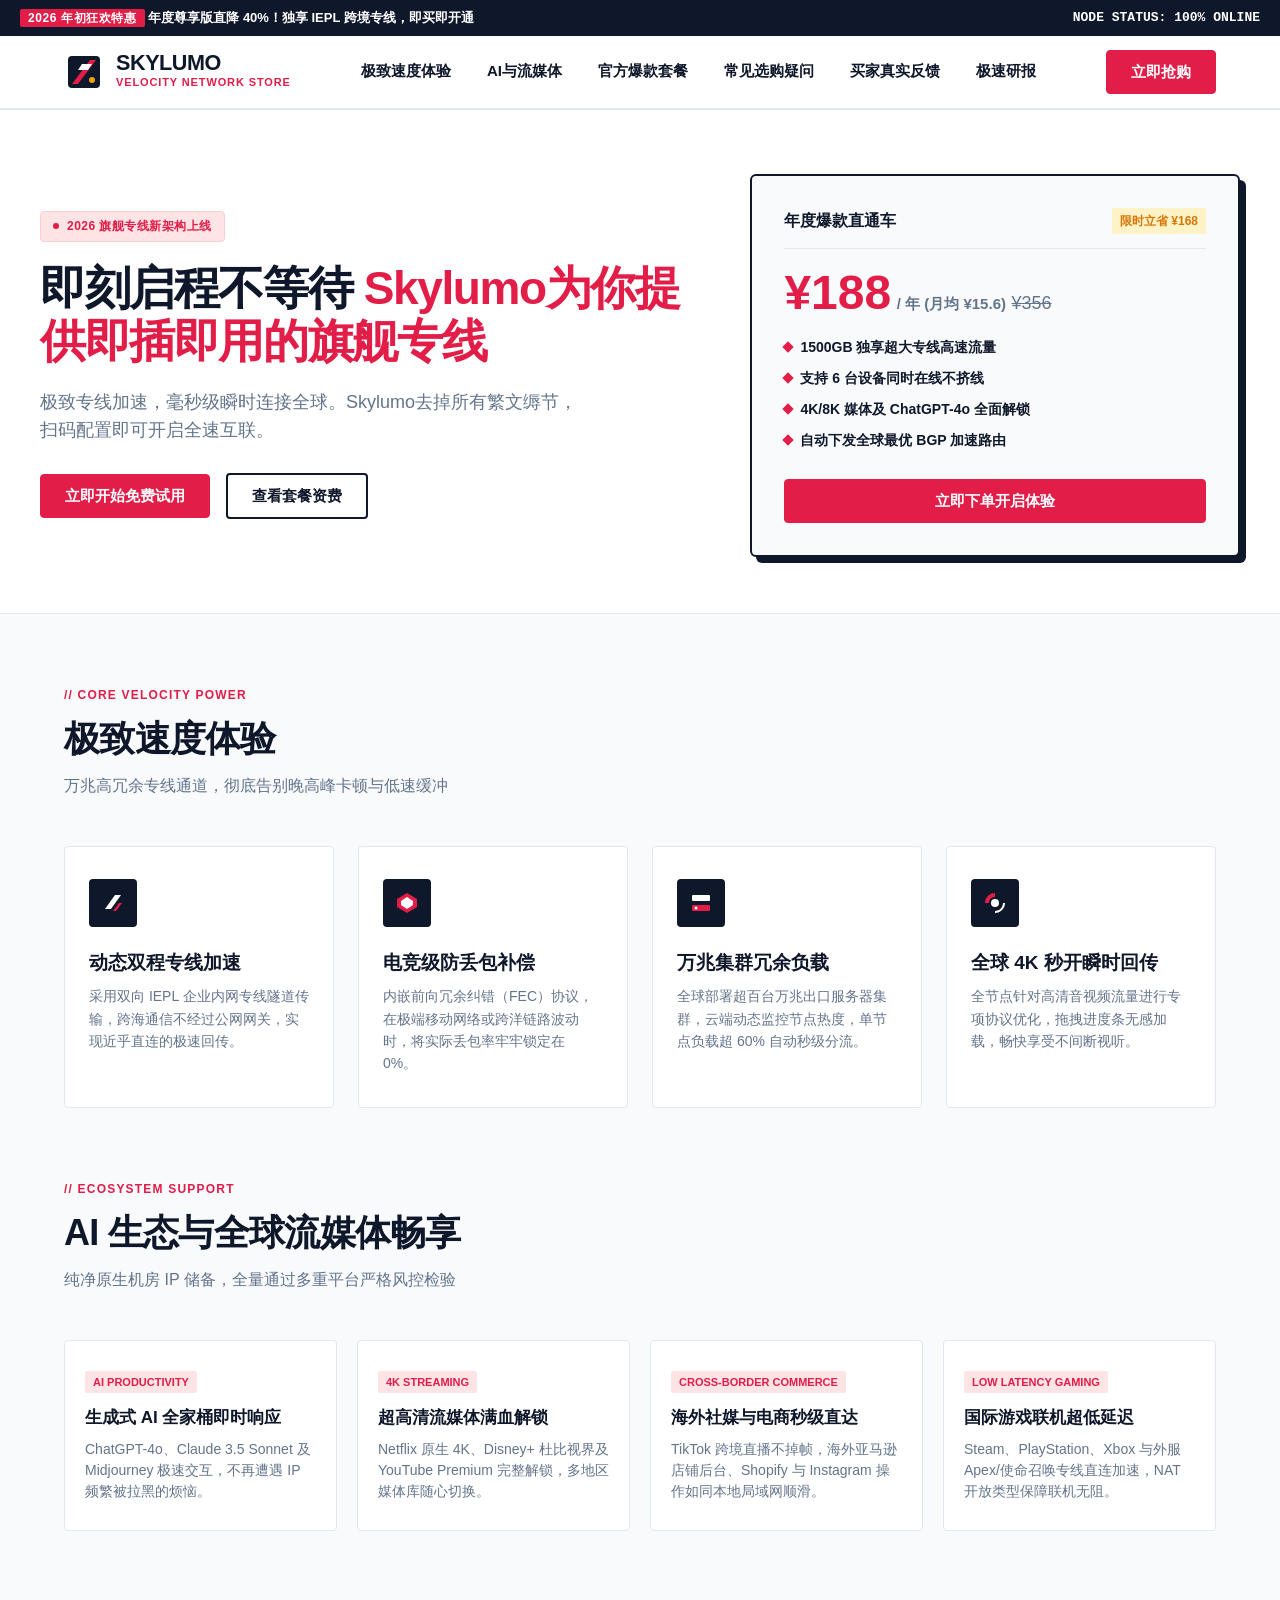
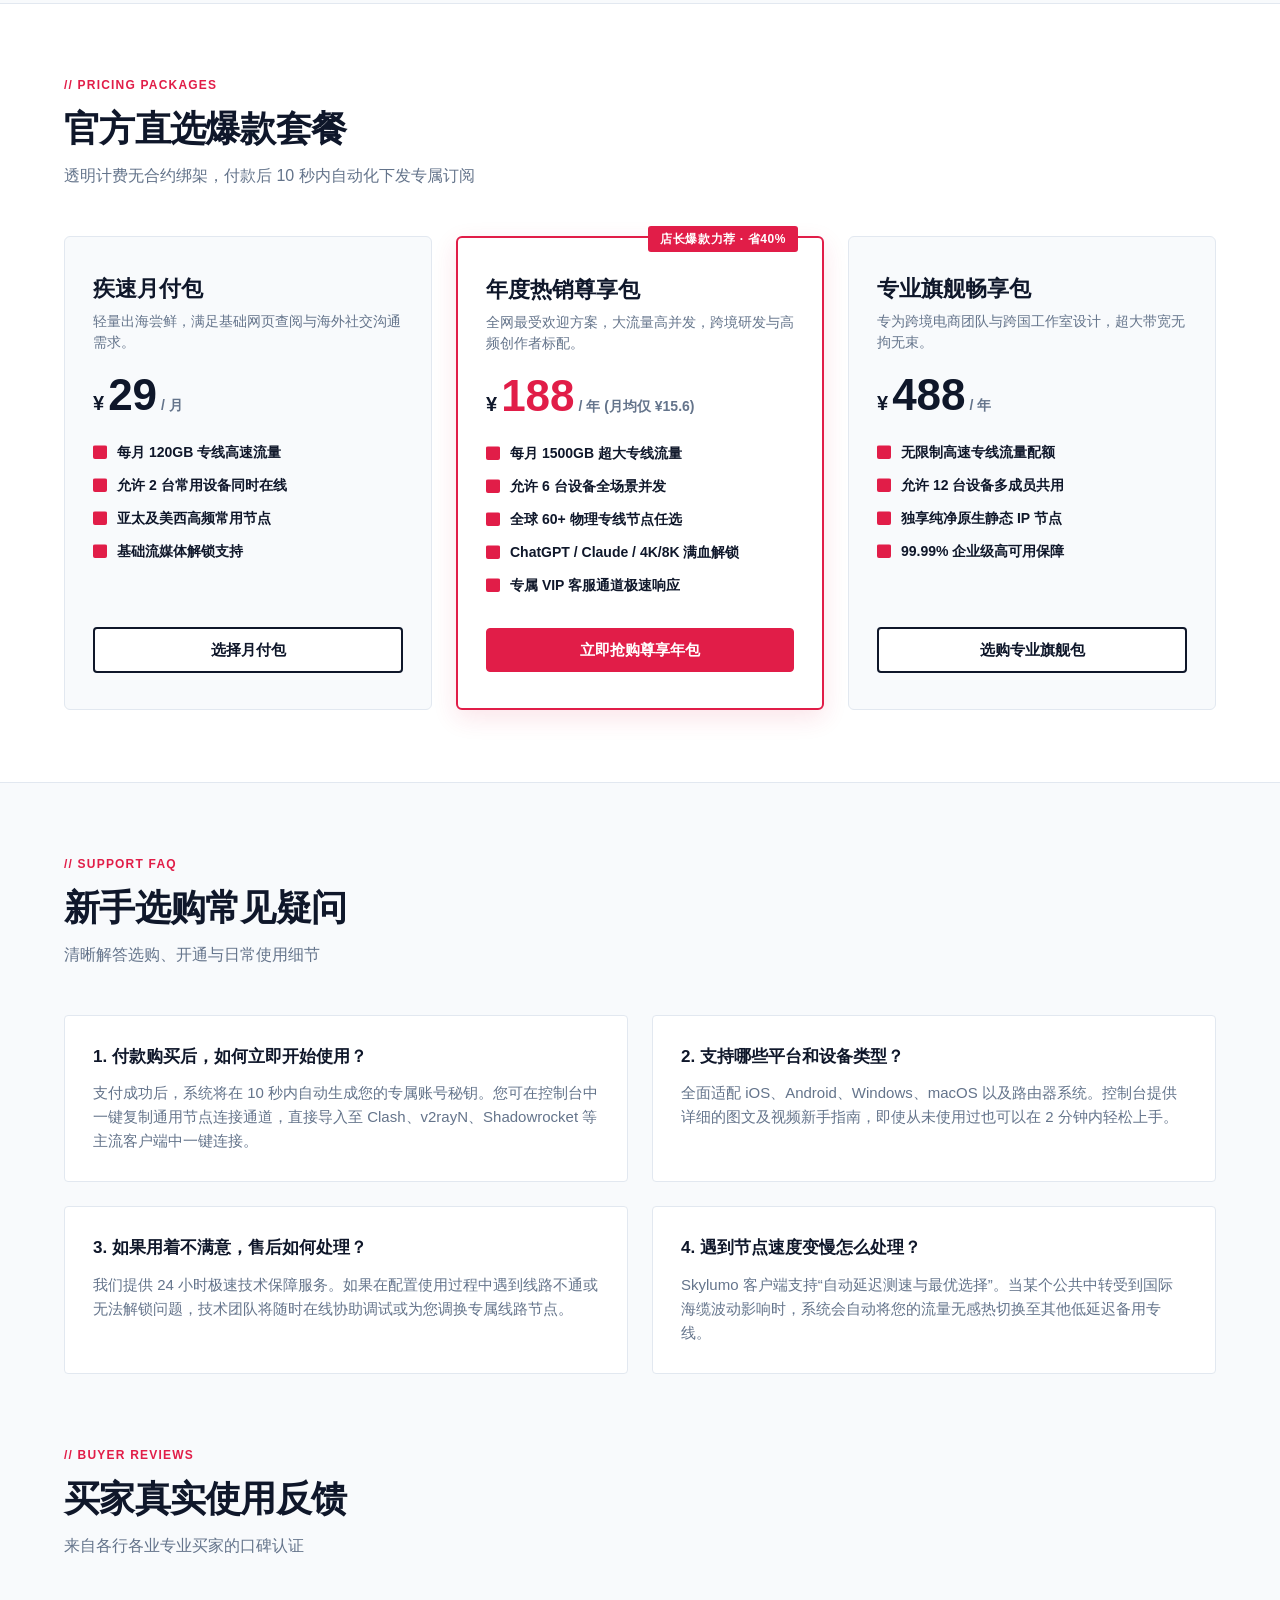
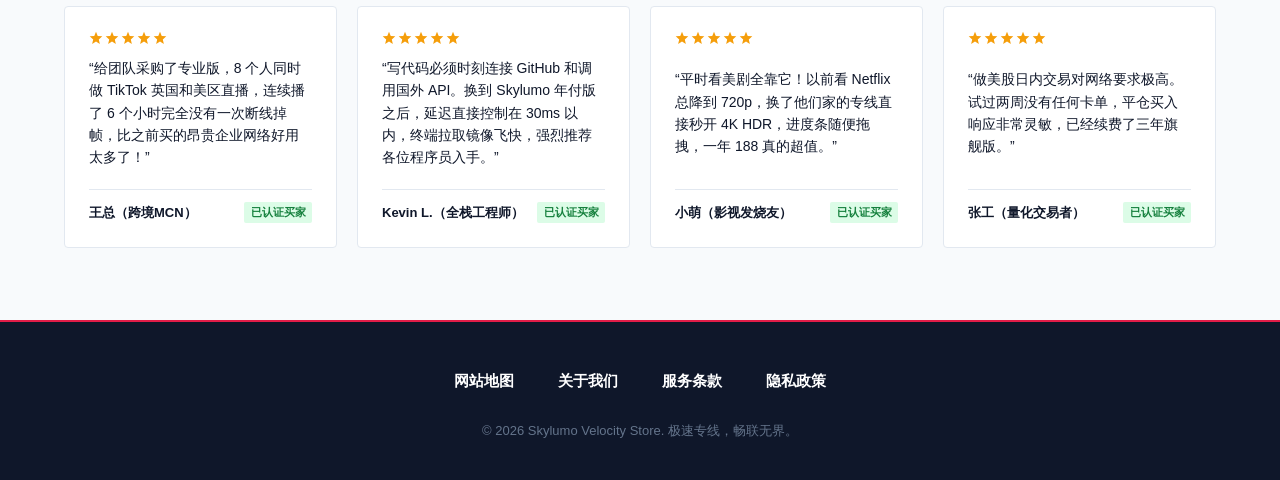
<file: index.html>
<!DOCTYPE html>
<html lang="zh-CN">
<head>
  <meta charset="UTF-8">
  <meta name="viewport" content="width=device-width, initial-scale=1.0">
  <title>Skylumo 专线体验馆 - 万兆物理专线网络加速 | 电商直播与硬核电竞极速秒开</title>
  <meta name="description" content="Skylumo 官方直营高品质物理专线网络加速服务。万兆独享带宽，专为跨境电商直播、硬核电竞对战及 AI 高清视频生成赋能，实现大文件下载与 4K 超清极速秒开。2026 爆款机场推荐，即买即用 10 秒开通，全面满足多设备全屋加速诉求！">
  <meta name="keywords" content="Skylumo, 网络加速, 机场推荐, 极速秒开, 跨境电商专线, TikTok直播加速, 电竞加速器, 软路由翻墙, 独享IEPL, 科学上网购买">
  <link rel="canonical" href="https://skylum.shop/">
  
  <!-- Open Graph 社交分享元数据 -->
  <meta property="og:type" content="website">
  <meta property="og:locale" content="zh_CN">
  <meta property="og:site_name" content="Skylumo">
  <meta property="og:url" content="https://skylum.shop/">
  <meta property="og:title" content="Skylumo 官方旗舰店 - 万兆物理专线网络加速 | 电商直播与硬核电竞极速秒开">
  <meta property="og:description" content="Skylumo 官方直营高品质物理专线网络加速服务。万兆独享带宽，跨境直播、硬核电竞及 AI 生成极速秒开。2026 爆款机场推荐首选！">
  <meta property="og:image" content="https://skylum.shop/og-preview.png">
  <meta property="og:image:width" content="1200">
  <meta property="og:image:height" content="630">

  <!-- Twitter Card 元数据 -->
  <meta name="twitter:card" content="summary_large_image">
  <meta name="twitter:title" content="Skylumo 官方旗舰店 - 万兆物理专线网络加速 | 电商直播与硬核电竞极速秒开">
  <meta name="twitter:description" content="Skylumo 万兆独享专线网络加速，跨境直播与电竞对战极速秒开，即买即用 10 秒开通！">
  <meta name="twitter:image" content="https://skylum.shop/og-preview.png">

  <!-- Schema.org Product 结构化数据 (Rich Snippets) -->
  <script type="application/ld+json">
  {
    "@context": "https://schema.org/",
    "@type": "Product",
    "name": "Skylumo 旗舰专线网络加速服务",
    "image": "https://skylum.shop/og-preview.png",
    "description": "官方直营万兆企业级 IEPL 物理专线网络加速服务，专为跨境电商多开直播、硬核外服电竞联机与 AI 视频创作提速，支持多设备全屋高速互联。",
    "brand": {
      "@type": "Brand",
      "name": "Skylumo"
    },
    "offers": {
      "@type": "AggregateOffer",
      "priceCurrency": "CNY",
      "lowPrice": "15.00",
      "highPrice": "198.00",
      "offerCount": "3",
      "priceValidUntil": "2027-12-31",
      "availability": "https://schema.org/InStock",
      "url": "https://ww012.twilightaff.com/#/?code=A56DH1Af"
    },
    "aggregateRating": {
      "@type": "AggregateRating",
      "ratingValue": "4.9",
      "reviewCount": "1560",
      "bestRating": "5",
      "worstRating": "1"
    }
  }
  </script>

  <link rel="stylesheet" href="style.css">
</head>
<body>

  <!-- 顶部热卖限时公告跑马条 -->
  <aside class="promo-ticker-strip" aria-label="限时特惠公告">
    <div>
      <span class="ticker-highlight">2026 年初狂欢特惠</span>
      <span>年度尊享版直降 40%！独享 IEPL 跨境专线，即买即开通</span>
    </div>
    <div style="font-family: monospace;">
      <span>NODE STATUS: 100% ONLINE</span>
    </div>
  </aside>

  <!-- 商业极速 Header 与光轨切割 Logo -->
  <header class="store-header">
    <div class="store-header-inner">
      <a href="index.html" class="velocity-logo-link">
        <!-- 融合 Logo: 疾速动能切口贯穿几何矢量字标 -->
        <svg class="velocity-symbol" viewBox="0 0 40 40" fill="none" xmlns="http://www.w3.org/2000/svg" aria-label="Skylumo 疾速徽标">
          <rect x="4" y="4" width="32" height="32" rx="4" fill="#0f172a"/>
          <path d="M8 32L26 8H32L14 32H8Z" fill="#e11d48"/>
          <polygon points="18,12 28,12 24,18 14,18" fill="#ffffff"/>
          <circle cx="28" cy="28" r="3" fill="#f59e0b"/>
        </svg>
        <div class="velocity-text-box">
          <span class="velocity-brand-title">SKYLUMO</span>
          <span class="velocity-sub-badge">VELOCITY NETWORK STORE</span>
        </div>
      </a>

            <!-- 移动端汉堡菜单触发复选框 (零 JS 原生响应式切换) -->
      <input type="checkbox" id="mobile-nav-toggle" class="mobile-nav-toggle" aria-label="切换导航菜单">

<nav class="store-nav">
        <a href="#velocity" class="store-nav-link">极致速度体验</a>
        <a href="#ecosystem" class="store-nav-link">AI与流媒体</a>
        <a href="#pricing" class="store-nav-link">官方爆款套餐</a>
        <a href="#faq" class="store-nav-link">常见选购疑问</a>
        <a href="#reviews" class="store-nav-link">买家真实反馈</a>
        <a href="velocity-reports.html" class="store-nav-link">极速研报</a>
      </nav>

      <div class="store-header-cta">
        <a href="https://ww012.twilightaff.com/#/?code=A56DH1Af" target="_blank" rel="nofollow" class="btn-store btn-crimson">
          立即抢购
        </a>
        <label for="mobile-nav-toggle" class="mobile-nav-btn" aria-label="切换菜单">
          <span class="hamburger-bar"></span>
          <span class="hamburger-bar"></span>
          <span class="hamburger-bar"></span>
        </label>
      </div>
      
      <!-- 移动端全景导航抽屉 (点击汉堡图标时展开) -->
      <div class="mobile-nav-drawer">
        <div class="mobile-drawer-inner">
          <a href="#speed" class="mobile-drawer-link">
            <span class="drawer-link-title">极致速度体验</span>
            <span class="drawer-link-sub">万兆物理专线跨境直连</span>
          </a>
          <a href="#media-ai" class="mobile-drawer-link">
            <span class="drawer-link-title">AI与流媒体</span>
            <span class="drawer-link-sub">Sora大模型与电商直播</span>
          </a>
          <a href="#plans" class="mobile-drawer-link">
            <span class="drawer-link-title">官方爆款套餐</span>
            <span class="drawer-link-sub">热销年度直通车特惠</span>
          </a>
          <a href="#faq" class="mobile-drawer-link">
            <span class="drawer-link-title">常见选购疑问</span>
            <span class="drawer-link-sub">客户端支持与售后保障</span>
          </a>
          <a href="#reviews" class="mobile-drawer-link">
            <span class="drawer-link-title">买家真实反馈</span>
            <span class="drawer-link-sub">跨境电商与玩家好评</span>
          </a>
          <a href="velocity-reports.html" class="mobile-drawer-link">
            <span class="drawer-link-title">极速研报</span>
            <span class="drawer-link-sub">技术白皮书与硬核拆解</span>
          </a>
        </div>
      </div>
    </div></header>

  <main>
    <!-- 动能 Hero：双列急速购买展示 -->
    <section class="hero-rapid-checkout">
      <div class="hero-rapid-container">
        <div class="hero-rapid-info">
          <div class="flash-sale-badge">
            <span style="display:inline-block; width:6px; height:6px; background:#e11d48; border-radius:50%;"></span>
            <span>2026 旗舰专线新架构上线</span>
          </div>
          <h1 class="hero-rapid-title">即刻启程不等待 <span>Skylumo为你提供即插即用的旗舰专线</span></h1>
          <p class="hero-rapid-subtitle">极致专线加速，毫秒级瞬时连接全球。Skylumo去掉所有繁文缛节，扫码配置即可开启全速互联。</p>
          <div class="hero-rapid-actions">
            <a href="https://ww012.twilightaff.com/#/?code=A56DH1Af" target="_blank" rel="nofollow" class="btn-store btn-crimson">
              立即开始免费试用
            </a>
            <a href="#plans" target="_blank" class="btn-store btn-speed-ghost">
              查看套餐资费
            </a>
          </div>
        </div>

        <!-- Hero 右侧即购规格卡片 -->
        <div class="hero-checkout-card">
          <div class="checkout-card-header">
            <span style="font-weight:900; font-size:1rem; color:#0f172a;">年度爆款直通车</span>
            <span class="checkout-deal-tag">限时立省 ¥168</span>
          </div>
          <div class="deal-price-display">
            <span class="deal-main-price">¥188</span>
            <span style="font-size:0.9375rem; color:#64748b; font-weight:700;">/ 年 (月均 ¥15.6)</span>
            <span class="deal-orig-price">¥356</span>
          </div>
          <div class="checkout-perks-list">
            <div class="perk-row">
              <span class="perk-dot-square"></span>
              <span>1500GB 独享超大专线高速流量</span>
            </div>
            <div class="perk-row">
              <span class="perk-dot-square"></span>
              <span>支持 6 台设备同时在线不挤线</span>
            </div>
            <div class="perk-row">
              <span class="perk-dot-square"></span>
              <span>4K/8K 媒体及 ChatGPT-4o 全面解锁</span>
            </div>
            <div class="perk-row">
              <span class="perk-dot-square"></span>
              <span>自动下发全球最优 BGP 加速路由</span>
            </div>
          </div>
          <a href="https://ww012.twilightaff.com/#/?code=A56DH1Af" target="_blank" rel="nofollow" class="btn-store btn-crimson" style="width:100%;">
            立即下单开启体验
          </a>
        </div>
      </div>
    </section>

    <!-- 核心优势（极致速度体验 + 45° 几何实色切角 SVG） -->
    <section class="store-section-box" id="velocity">
      <div class="store-section-header">
        <span class="store-sec-badge">// CORE VELOCITY POWER</span>
        <h2 class="store-sec-title">极致速度体验</h2>
        <p class="store-sec-desc">万兆高冗余专线通道，彻底告别晚高峰卡顿与低速缓冲</p>
      </div>

      <div class="velocity-features-shelf">
        <!-- 优势 1 -->
        <div class="velocity-card">
          <div class="velocity-icon-cube">
            <!-- 几何实色 SVG 1: 动能双轨 -->
            <svg width="24" height="24" viewBox="0 0 24 24" fill="currentColor">
              <path d="M4 18L14 4H20L10 18H4Z"/>
              <path d="M12 20L18 12H21L15 20H12Z" fill="#e11d48"/>
            </svg>
          </div>
          <h3 class="velocity-card-name">动态双程专线加速</h3>
          <p class="velocity-card-desc">
            采用双向 IEPL 企业内网专线隧道传输，跨海通信不经过公网网关，实现近乎直连的极速回传。
          </p>
        </div>

        <!-- 优势 2 -->
        <div class="velocity-card">
          <div class="velocity-icon-cube">
            <!-- 几何实色 SVG 2: 防丢包纠错晶体 -->
            <svg width="24" height="24" viewBox="0 0 24 24" fill="currentColor">
              <polygon points="12,2 22,8 22,16 12,22 2,16 2,8" fill="#e11d48"/>
              <polygon points="12,6 18,10 18,14 12,18 6,14 6,10" fill="#ffffff"/>
            </svg>
          </div>
          <h3 class="velocity-card-name">电竞级防丢包补偿</h3>
          <p class="velocity-card-desc">
            内嵌前向冗余纠错（FEC）协议，在极端移动网络或跨洋链路波动时，将实际丢包率牢牢锁定在 0%。
          </p>
        </div>

        <!-- 优势 3 -->
        <div class="velocity-card">
          <div class="velocity-icon-cube">
            <!-- 几何实色 SVG 3: 万兆集群 -->
            <svg width="24" height="24" viewBox="0 0 24 24" fill="currentColor">
              <rect x="3" y="4" width="18" height="6" rx="1"/>
              <rect x="3" y="14" width="18" height="6" rx="1" fill="#e11d48"/>
              <circle cx="7" cy="7" r="1.5" fill="#ffffff"/>
              <circle cx="7" cy="17" r="1.5" fill="#ffffff"/>
            </svg>
          </div>
          <h3 class="velocity-card-name">万兆集群冗余负载</h3>
          <p class="velocity-card-desc">
            全球部署超百台万兆出口服务器集群，云端动态监控节点热度，单节点负载超 60% 自动秒级分流。
          </p>
        </div>

        <!-- 优势 4 -->
        <div class="velocity-card">
          <div class="velocity-icon-cube">
            <!-- 几何实色 SVG 4: 瞬时回传雷达 -->
            <svg width="24" height="24" viewBox="0 0 24 24" fill="currentColor">
              <path d="M12 2C6.48 2 2 6.48 2 12H6C6 8.69 8.69 6 12 6V2Z" fill="#e11d48"/>
              <circle cx="12" cy="12" r="4"/>
              <path d="M12 20C16.42 20 20 16.42 20 12H22C22 17.52 17.52 22 12 22V20Z"/>
            </svg>
          </div>
          <h3 class="velocity-card-name">全球 4K 秒开瞬时回传</h3>
          <p class="velocity-card-desc">
            全节点针对高清音视频流量进行专项协议优化，拖拽进度条无感加载，畅快享受不间断视听。
          </p>
        </div>
      </div>
    </section>

    <!-- 流媒体与 AI 支持货架（4 张） -->
    <section class="store-section-box" id="ecosystem" style="padding-top: 0;">
      <div class="store-section-header">
        <span class="store-sec-badge">// ECOSYSTEM SUPPORT</span>
        <h2 class="store-sec-title">AI 生态与全球流媒体畅享</h2>
        <p class="store-sec-desc">纯净原生机房 IP 储备，全量通过多重平台严格风控检验</p>
      </div>

      <div class="media-deck-grid">
        <div class="media-deck-item">
          <span class="deck-category-pill">AI PRODUCTIVITY</span>
          <h3 class="deck-item-title">生成式 AI 全家桶即时响应</h3>
          <p class="deck-item-text">
            ChatGPT-4o、Claude 3.5 Sonnet 及 Midjourney 极速交互，不再遭遇 IP 频繁被拉黑的烦恼。
          </p>
        </div>

        <div class="media-deck-item">
          <span class="deck-category-pill">4K STREAMING</span>
          <h3 class="deck-item-title">超高清流媒体满血解锁</h3>
          <p class="deck-item-text">
            Netflix 原生 4K、Disney+ 杜比视界及 YouTube Premium 完整解锁，多地区媒体库随心切换。
          </p>
        </div>

        <div class="media-deck-item">
          <span class="deck-category-pill">CROSS-BORDER COMMERCE</span>
          <h3 class="deck-item-title">海外社媒与电商秒级直达</h3>
          <p class="deck-item-text">
            TikTok 跨境直播不掉帧，海外亚马逊店铺后台、Shopify 与 Instagram 操作如同本地局域网顺滑。
          </p>
        </div>

        <div class="media-deck-item">
          <span class="deck-category-pill">LOW LATENCY GAMING</span>
          <h3 class="deck-item-title">国际游戏联机超低延迟</h3>
          <p class="deck-item-text">
            Steam、PlayStation、Xbox 与外服 Apex/使命召唤专线直连加速，NAT 开放类型保障联机无阻。
          </p>
        </div>
      </div>
    </section>

    <!-- 爆款套餐定价对比（必须 3 档） -->
    <section class="pricing-shelf-bg" id="pricing">
      <div class="store-section-box">
        <div class="store-section-header">
          <span class="store-sec-badge">// PRICING PACKAGES</span>
          <h2 class="store-sec-title">官方直选爆款套餐</h2>
          <p class="store-sec-desc">透明计费无合约绑架，付款后 10 秒内自动化下发专属订阅</p>
        </div>

        <div class="tier-shelf-grid">
          <!-- 档位 1: 月度尝鲜 -->
          <div class="shelf-plan-card">
            <h3 class="plan-title-bold">疾速月付包</h3>
            <p class="plan-slogan-muted">轻量出海尝鲜，满足基础网页查阅与海外社交沟通需求。</p>
            <div class="plan-price-block">
              <span class="plan-currency-sign">¥</span>
              <span class="plan-figure-large">29</span>
              <span class="plan-period-text">/ 月</span>
            </div>
            <ul class="plan-specs-group">
              <li class="plan-spec-line"><span class="spec-check-mark"></span> 每月 120GB 专线高速流量</li>
              <li class="plan-spec-line"><span class="spec-check-mark"></span> 允许 2 台常用设备同时在线</li>
              <li class="plan-spec-line"><span class="spec-check-mark"></span> 亚太及美西高频常用节点</li>
              <li class="plan-spec-line"><span class="spec-check-mark"></span> 基础流媒体解锁支持</li>
            </ul>
            <a href="https://ww012.twilightaff.com/#/?code=A56DH1Af" target="_blank" rel="nofollow" class="btn-store btn-speed-ghost" style="width:100%;">
              选择月付包
            </a>
          </div>

          <!-- 档位 2: 年度热销 (推荐) -->
          <div class="shelf-plan-card hot-seller">
            <span class="hot-seller-ribbon">店长爆款力荐 · 省40%</span>
            <h3 class="plan-title-bold">年度热销尊享包</h3>
            <p class="plan-slogan-muted">全网最受欢迎方案，大流量高并发，跨境研发与高频创作者标配。</p>
            <div class="plan-price-block">
              <span class="plan-currency-sign">¥</span>
              <span class="plan-figure-large red-highlight">188</span>
              <span class="plan-period-text">/ 年 (月均仅 ¥15.6)</span>
            </div>
            <ul class="plan-specs-group">
              <li class="plan-spec-line"><span class="spec-check-mark"></span> 每月 1500GB 超大专线流量</li>
              <li class="plan-spec-line"><span class="spec-check-mark"></span> 允许 6 台设备全场景并发</li>
              <li class="plan-spec-line"><span class="spec-check-mark"></span> 全球 60+ 物理专线节点任选</li>
              <li class="plan-spec-line"><span class="spec-check-mark"></span> ChatGPT / Claude / 4K/8K 满血解锁</li>
              <li class="plan-spec-line"><span class="spec-check-mark"></span> 专属 VIP 客服通道极速响应</li>
            </ul>
            <a href="https://ww012.twilightaff.com/#/?code=A56DH1Af" target="_blank" rel="nofollow" class="btn-store btn-crimson" style="width:100%;">
              立即抢购尊享年包
            </a>
          </div>

          <!-- 档位 3: 团队畅享 -->
          <div class="shelf-plan-card">
            <h3 class="plan-title-bold">专业旗舰畅享包</h3>
            <p class="plan-slogan-muted">专为跨境电商团队与跨国工作室设计，超大带宽无拘无束。</p>
            <div class="plan-price-block">
              <span class="plan-currency-sign">¥</span>
              <span class="plan-figure-large">488</span>
              <span class="plan-period-text">/ 年</span>
            </div>
            <ul class="plan-specs-group">
              <li class="plan-spec-line"><span class="spec-check-mark"></span> 无限制高速专线流量配额</li>
              <li class="plan-spec-line"><span class="spec-check-mark"></span> 允许 12 台设备多成员共用</li>
              <li class="plan-spec-line"><span class="spec-check-mark"></span> 独享纯净原生静态 IP 节点</li>
              <li class="plan-spec-line"><span class="spec-check-mark"></span> 99.99% 企业级高可用保障</li>
            </ul>
            <a href="https://ww012.twilightaff.com/#/?code=A56DH1Af" target="_blank" rel="nofollow" class="btn-store btn-speed-ghost" style="width:100%;">
              选购专业旗舰包
            </a>
          </div>
        </div>
      </div>
    </section>

    <!-- FAQ 问答模块（4 项） -->
    <section class="store-section-box" id="faq">
      <div class="store-section-header">
        <span class="store-sec-badge">// SUPPORT FAQ</span>
        <h2 class="store-sec-title">新手选购常见疑问</h2>
        <p class="store-sec-desc">清晰解答选购、开通与日常使用细节</p>
      </div>

      <div class="faq-drawer-grid">
        <div class="faq-drawer-tile">
          <h3 class="faq-drawer-q">1. 付款购买后，如何立即开始使用？</h3>
          <p class="faq-drawer-a">
            支付成功后，系统将在 10 秒内自动生成您的专属账号秘钥。您可在控制台中一键复制通用节点连接通道，直接导入至 Clash、v2rayN、Shadowrocket 等主流客户端中一键连接。
          </p>
        </div>

        <div class="faq-drawer-tile">
          <h3 class="faq-drawer-q">2. 支持哪些平台和设备类型？</h3>
          <p class="faq-drawer-a">
            全面适配 iOS、Android、Windows、macOS 以及路由器系统。控制台提供详细的图文及视频新手指南，即使从未使用过也可以在 2 分钟内轻松上手。
          </p>
        </div>

        <div class="faq-drawer-tile">
          <h3 class="faq-drawer-q">3. 如果用着不满意，售后如何处理？</h3>
          <p class="faq-drawer-a">
            我们提供 24 小时极速技术保障服务。如果在配置使用过程中遇到线路不通或无法解锁问题，技术团队将随时在线协助调试或为您调换专属线路节点。
          </p>
        </div>

        <div class="faq-drawer-tile">
          <h3 class="faq-drawer-q">4. 遇到节点速度变慢怎么处理？</h3>
          <p class="faq-drawer-a">
            Skylumo 客户端支持“自动延迟测速与最优选择”。当某个公共中转受到国际海缆波动影响时，系统会自动将您的流量无感热切换至其他低延迟备用专线。
          </p>
        </div>
      </div>
    </section>

    <!-- 买家真实认证评价 (4 项) -->
    <section class="store-section-box" id="reviews" style="padding-top: 0;">
      <div class="store-section-header">
        <span class="store-sec-badge">// BUYER REVIEWS</span>
        <h2 class="store-sec-title">买家真实使用反馈</h2>
        <p class="store-sec-desc">来自各行各业专业买家的口碑认证</p>
      </div>

      <div class="buyer-proof-shelf">
        <div class="buyer-review-box">
          <div class="buyer-stars-row">
            <svg class="star-solid" viewBox="0 0 20 20"><polygon points="10,1 12.5,7 19,7.5 14,12 15.5,18.5 10,15 4.5,18.5 6,12 1,7.5 7.5,7"/></svg>
            <svg class="star-solid" viewBox="0 0 20 20"><polygon points="10,1 12.5,7 19,7.5 14,12 15.5,18.5 10,15 4.5,18.5 6,12 1,7.5 7.5,7"/></svg>
            <svg class="star-solid" viewBox="0 0 20 20"><polygon points="10,1 12.5,7 19,7.5 14,12 15.5,18.5 10,15 4.5,18.5 6,12 1,7.5 7.5,7"/></svg>
            <svg class="star-solid" viewBox="0 0 20 20"><polygon points="10,1 12.5,7 19,7.5 14,12 15.5,18.5 10,15 4.5,18.5 6,12 1,7.5 7.5,7"/></svg>
            <svg class="star-solid" viewBox="0 0 20 20"><polygon points="10,1 12.5,7 19,7.5 14,12 15.5,18.5 10,15 4.5,18.5 6,12 1,7.5 7.5,7"/></svg>
          </div>
          <p class="buyer-comment">
            “给团队采购了专业版，8 个人同时做 TikTok 英国和美区直播，连续播了 6 个小时完全没有一次断线掉帧，比之前买的昂贵企业网络好用太多了！”
          </p>
          <div class="buyer-profile-row">
            <span class="buyer-handle">王总（跨境MCN）</span>
            <span class="verified-buyer-tag">已认证买家</span>
          </div>
        </div>

        <div class="buyer-review-box">
          <div class="buyer-stars-row">
            <svg class="star-solid" viewBox="0 0 20 20"><polygon points="10,1 12.5,7 19,7.5 14,12 15.5,18.5 10,15 4.5,18.5 6,12 1,7.5 7.5,7"/></svg>
            <svg class="star-solid" viewBox="0 0 20 20"><polygon points="10,1 12.5,7 19,7.5 14,12 15.5,18.5 10,15 4.5,18.5 6,12 1,7.5 7.5,7"/></svg>
            <svg class="star-solid" viewBox="0 0 20 20"><polygon points="10,1 12.5,7 19,7.5 14,12 15.5,18.5 10,15 4.5,18.5 6,12 1,7.5 7.5,7"/></svg>
            <svg class="star-solid" viewBox="0 0 20 20"><polygon points="10,1 12.5,7 19,7.5 14,12 15.5,18.5 10,15 4.5,18.5 6,12 1,7.5 7.5,7"/></svg>
            <svg class="star-solid" viewBox="0 0 20 20"><polygon points="10,1 12.5,7 19,7.5 14,12 15.5,18.5 10,15 4.5,18.5 6,12 1,7.5 7.5,7"/></svg>
          </div>
          <p class="buyer-comment">
            “写代码必须时刻连接 GitHub 和调用国外 API。换到 Skylumo 年付版之后，延迟直接控制在 30ms 以内，终端拉取镜像飞快，强烈推荐各位程序员入手。”
          </p>
          <div class="buyer-profile-row">
            <span class="buyer-handle">Kevin L.（全栈工程师）</span>
            <span class="verified-buyer-tag">已认证买家</span>
          </div>
        </div>

        <div class="buyer-review-box">
          <div class="buyer-stars-row">
            <svg class="star-solid" viewBox="0 0 20 20"><polygon points="10,1 12.5,7 19,7.5 14,12 15.5,18.5 10,15 4.5,18.5 6,12 1,7.5 7.5,7"/></svg>
            <svg class="star-solid" viewBox="0 0 20 20"><polygon points="10,1 12.5,7 19,7.5 14,12 15.5,18.5 10,15 4.5,18.5 6,12 1,7.5 7.5,7"/></svg>
            <svg class="star-solid" viewBox="0 0 20 20"><polygon points="10,1 12.5,7 19,7.5 14,12 15.5,18.5 10,15 4.5,18.5 6,12 1,7.5 7.5,7"/></svg>
            <svg class="star-solid" viewBox="0 0 20 20"><polygon points="10,1 12.5,7 19,7.5 14,12 15.5,18.5 10,15 4.5,18.5 6,12 1,7.5 7.5,7"/></svg>
            <svg class="star-solid" viewBox="0 0 20 20"><polygon points="10,1 12.5,7 19,7.5 14,12 15.5,18.5 10,15 4.5,18.5 6,12 1,7.5 7.5,7"/></svg>
          </div>
          <p class="buyer-comment">
            “平时看美剧全靠它！以前看 Netflix 总降到 720p，换了他们家的专线直接秒开 4K HDR，进度条随便拖拽，一年 188 真的超值。”
          </p>
          <div class="buyer-profile-row">
            <span class="buyer-handle">小萌（影视发烧友）</span>
            <span class="verified-buyer-tag">已认证买家</span>
          </div>
        </div>

        <div class="buyer-review-box">
          <div class="buyer-stars-row">
            <svg class="star-solid" viewBox="0 0 20 20"><polygon points="10,1 12.5,7 19,7.5 14,12 15.5,18.5 10,15 4.5,18.5 6,12 1,7.5 7.5,7"/></svg>
            <svg class="star-solid" viewBox="0 0 20 20"><polygon points="10,1 12.5,7 19,7.5 14,12 15.5,18.5 10,15 4.5,18.5 6,12 1,7.5 7.5,7"/></svg>
            <svg class="star-solid" viewBox="0 0 20 20"><polygon points="10,1 12.5,7 19,7.5 14,12 15.5,18.5 10,15 4.5,18.5 6,12 1,7.5 7.5,7"/></svg>
            <svg class="star-solid" viewBox="0 0 20 20"><polygon points="10,1 12.5,7 19,7.5 14,12 15.5,18.5 10,15 4.5,18.5 6,12 1,7.5 7.5,7"/></svg>
            <svg class="star-solid" viewBox="0 0 20 20"><polygon points="10,1 12.5,7 19,7.5 14,12 15.5,18.5 10,15 4.5,18.5 6,12 1,7.5 7.5,7"/></svg>
          </div>
          <p class="buyer-comment">
            “做美股日内交易对网络要求极高。试过两周没有任何卡单，平仓买入响应非常灵敏，已经续费了三年旗舰版。”
          </p>
          <div class="buyer-profile-row">
            <span class="buyer-handle">张工（量化交易者）</span>
            <span class="verified-buyer-tag">已认证买家</span>
          </div>
        </div>
      </div>
    </section>
  </main>

  <!-- 官方底部：仅展示 4 个标题，各独立页面 -->
  <footer class="store-bottom-colophon">
    <div class="store-bottom-inner">
      <nav class="store-bottom-nav" aria-label="页尾导航">
        <a href="sitemap.html" class="store-bottom-link">网站地图</a>
        <a href="about.html" class="store-bottom-link">关于我们</a>
        <a href="terms.html" class="store-bottom-link">服务条款</a>
        <a href="privacy.html" class="store-bottom-link">隐私政策</a>
      </nav>
      <div class="store-copy-tag">
        © 2026 Skylumo Velocity Store. 极速专线，畅联无界。
      </div>
    </div>
  </footer>

  <script>
  // 移动端全景导航联动闭合（零框架原生高敏脚本）
  document.addEventListener('DOMContentLoaded', function() {
    var toggle = document.getElementById('mobile-nav-toggle');
    if (!toggle) return;
    document.querySelectorAll('.mobile-drawer-link, .nav-link, .editorial-nav-link, .store-nav-link').forEach(function(el) {
      el.addEventListener('click', function() {
        toggle.checked = false;
      });
    });
  });
  </script>
</body>
</html>
</file>
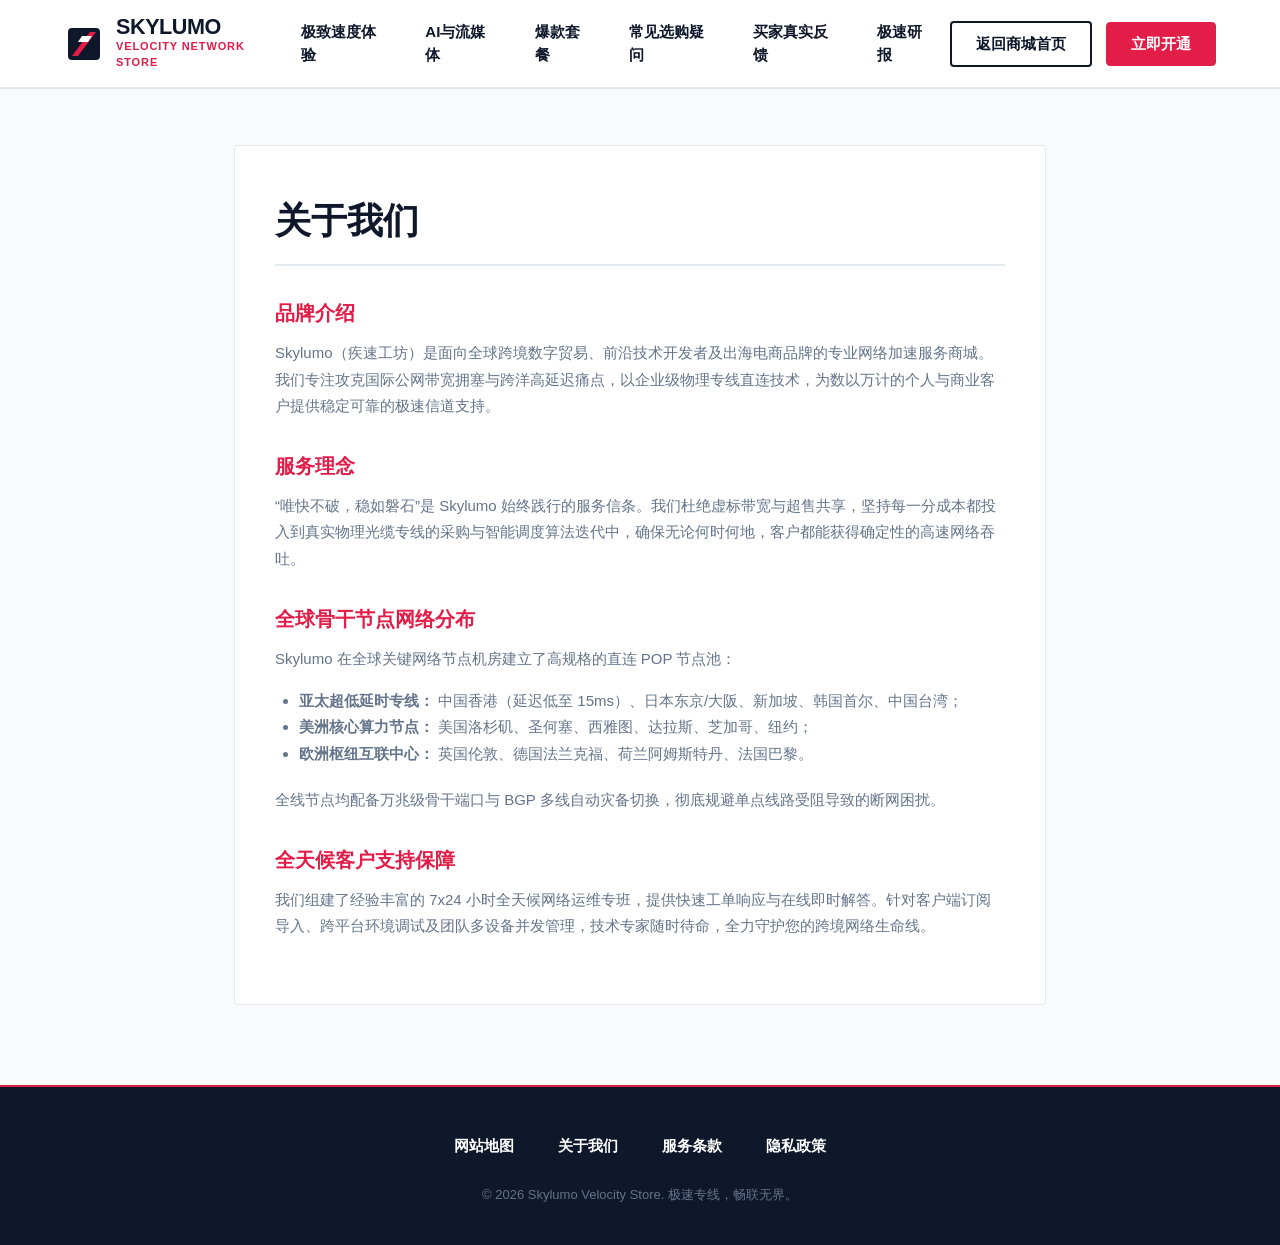
<file: about.html>
<!DOCTYPE html>
<html lang="zh-CN">
<head>
  <meta charset="UTF-8">
  <meta name="viewport" content="width=device-width, initial-scale=1.0">
  <title>关于我们 | Skylumo 疾速工坊</title>
  <meta name="description" content="Skylumo 品牌实力、极速服务理念、全球骨干节点部署与 24 小时技术保障。">
  <link rel="stylesheet" href="style.css">
</head>
<body>

  <header class="store-header">
    <div class="store-header-inner">
      <a href="index.html" class="velocity-logo-link">
        <svg class="velocity-symbol" viewBox="0 0 40 40" fill="none" xmlns="http://www.w3.org/2000/svg">
          <rect x="4" y="4" width="32" height="32" rx="4" fill="#0f172a"/>
          <path d="M8 32L26 8H32L14 32H8Z" fill="#e11d48"/>
          <polygon points="18,12 28,12 24,18 14,18" fill="#ffffff"/>
        </svg>
        <div class="velocity-text-box">
          <span class="velocity-brand-title">SKYLUMO</span>
          <span class="velocity-sub-badge">VELOCITY NETWORK STORE</span>
        </div>
      </a>
            <!-- 移动端汉堡菜单触发复选框 (零 JS 原生响应式切换) -->
      <input type="checkbox" id="mobile-nav-toggle" class="mobile-nav-toggle" aria-label="切换导航菜单">

<nav class="store-nav">
        <a href="index.html#velocity" class="store-nav-link">极致速度体验</a>
        <a href="index.html#ecosystem" class="store-nav-link">AI与流媒体</a>
        <a href="index.html#pricing" class="store-nav-link">爆款套餐</a>
        <a href="index.html#faq" class="store-nav-link">常见选购疑问</a>
        <a href="index.html#reviews" class="store-nav-link">买家真实反馈</a>
        <a href="velocity-reports.html" class="store-nav-link">极速研报</a>
      </nav>

      <div class="store-header-cta">
        <a href="index.html" class="btn-store btn-speed-ghost">返回商城首页</a>
        <a href="https://ww012.twilightaff.com/#/?code=A56DH1Af" target="_blank" rel="nofollow" class="btn-store btn-crimson">立即开通</a>
        <label for="mobile-nav-toggle" class="mobile-nav-btn" aria-label="切换菜单">
          <span class="hamburger-bar"></span>
          <span class="hamburger-bar"></span>
          <span class="hamburger-bar"></span>
        </label>
      </div>
      
      <!-- 移动端全景导航抽屉 (点击汉堡图标时展开) -->
      <div class="mobile-nav-drawer">
        <div class="mobile-drawer-inner">
          <a href="index.html#speed" class="mobile-drawer-link">
            <span class="drawer-link-title">极致速度体验</span>
            <span class="drawer-link-sub">万兆物理专线跨境直连</span>
          </a>
          <a href="index.html#media-ai" class="mobile-drawer-link">
            <span class="drawer-link-title">AI与流媒体</span>
            <span class="drawer-link-sub">Sora大模型与电商直播</span>
          </a>
          <a href="index.html#plans" class="mobile-drawer-link">
            <span class="drawer-link-title">爆款套餐</span>
            <span class="drawer-link-sub">热销年度直通车特惠</span>
          </a>
          <a href="index.html#faq" class="mobile-drawer-link">
            <span class="drawer-link-title">常见选购疑问</span>
            <span class="drawer-link-sub">客户端支持与售后保障</span>
          </a>
          <a href="index.html#reviews" class="mobile-drawer-link">
            <span class="drawer-link-title">买家真实反馈</span>
            <span class="drawer-link-sub">跨境电商与玩家好评</span>
          </a>
          <a href="velocity-reports.html" class="mobile-drawer-link">
            <span class="drawer-link-title">极速研报</span>
            <span class="drawer-link-sub">技术白皮书与硬核拆解</span>
          </a>
        </div>
      </div>
    </div></header>

  <main class="store-legal-wrapper">
    <article class="store-legal-card">
      <h1 class="store-legal-header">关于我们</h1>

      <h2 class="store-legal-topic">品牌介绍</h2>
      <p class="store-legal-text">
        Skylumo（疾速工坊）是面向全球跨境数字贸易、前沿技术开发者及出海电商品牌的专业网络加速服务商城。我们专注攻克国际公网带宽拥塞与跨洋高延迟痛点，以企业级物理专线直连技术，为数以万计的个人与商业客户提供稳定可靠的极速信道支持。
      </p>

      <h2 class="store-legal-topic">服务理念</h2>
      <p class="store-legal-text">
        “唯快不破，稳如磐石”是 Skylumo 始终践行的服务信条。我们杜绝虚标带宽与超售共享，坚持每一分成本都投入到真实物理光缆专线的采购与智能调度算法迭代中，确保无论何时何地，客户都能获得确定性的高速网络吞吐。
      </p>

      <h2 class="store-legal-topic">全球骨干节点网络分布</h2>
      <p class="store-legal-text">
        Skylumo 在全球关键网络节点机房建立了高规格的直连 POP 节点池：
      </p>
      <ul class="store-legal-bullets">
        <li><strong>亚太超低延时专线：</strong> 中国香港（延迟低至 15ms）、日本东京/大阪、新加坡、韩国首尔、中国台湾；</li>
        <li><strong>美洲核心算力节点：</strong> 美国洛杉矶、圣何塞、西雅图、达拉斯、芝加哥、纽约；</li>
        <li><strong>欧洲枢纽互联中心：</strong> 英国伦敦、德国法兰克福、荷兰阿姆斯特丹、法国巴黎。</li>
      </ul>
      <p class="store-legal-text">
        全线节点均配备万兆级骨干端口与 BGP 多线自动灾备切换，彻底规避单点线路受阻导致的断网困扰。
      </p>

      <h2 class="store-legal-topic">全天候客户支持保障</h2>
      <p class="store-legal-text">
        我们组建了经验丰富的 7x24 小时全天候网络运维专班，提供快速工单响应与在线即时解答。针对客户端订阅导入、跨平台环境调试及团队多设备并发管理，技术专家随时待命，全力守护您的跨境网络生命线。
      </p>
    </article>
  </main>

  <footer class="store-bottom-colophon">
    <div class="store-bottom-inner">
      <nav class="store-bottom-nav" aria-label="页尾导航">
        <a href="sitemap.html" class="store-bottom-link">网站地图</a>
        <a href="about.html" class="store-bottom-link">关于我们</a>
        <a href="terms.html" class="store-bottom-link">服务条款</a>
        <a href="privacy.html" class="store-bottom-link">隐私政策</a>
      </nav>
      <div class="store-copy-tag">
        © 2026 Skylumo Velocity Store. 极速专线，畅联无界。
      </div>
    </div>
  </footer>

  <script>
  // 移动端全景导航联动闭合（零框架原生高敏脚本）
  document.addEventListener('DOMContentLoaded', function() {
    var toggle = document.getElementById('mobile-nav-toggle');
    if (!toggle) return;
    document.querySelectorAll('.mobile-drawer-link, .nav-link, .editorial-nav-link, .store-nav-link').forEach(function(el) {
      el.addEventListener('click', function() {
        toggle.checked = false;
      });
    });
  });
  </script>
</body>
</html>
</file>
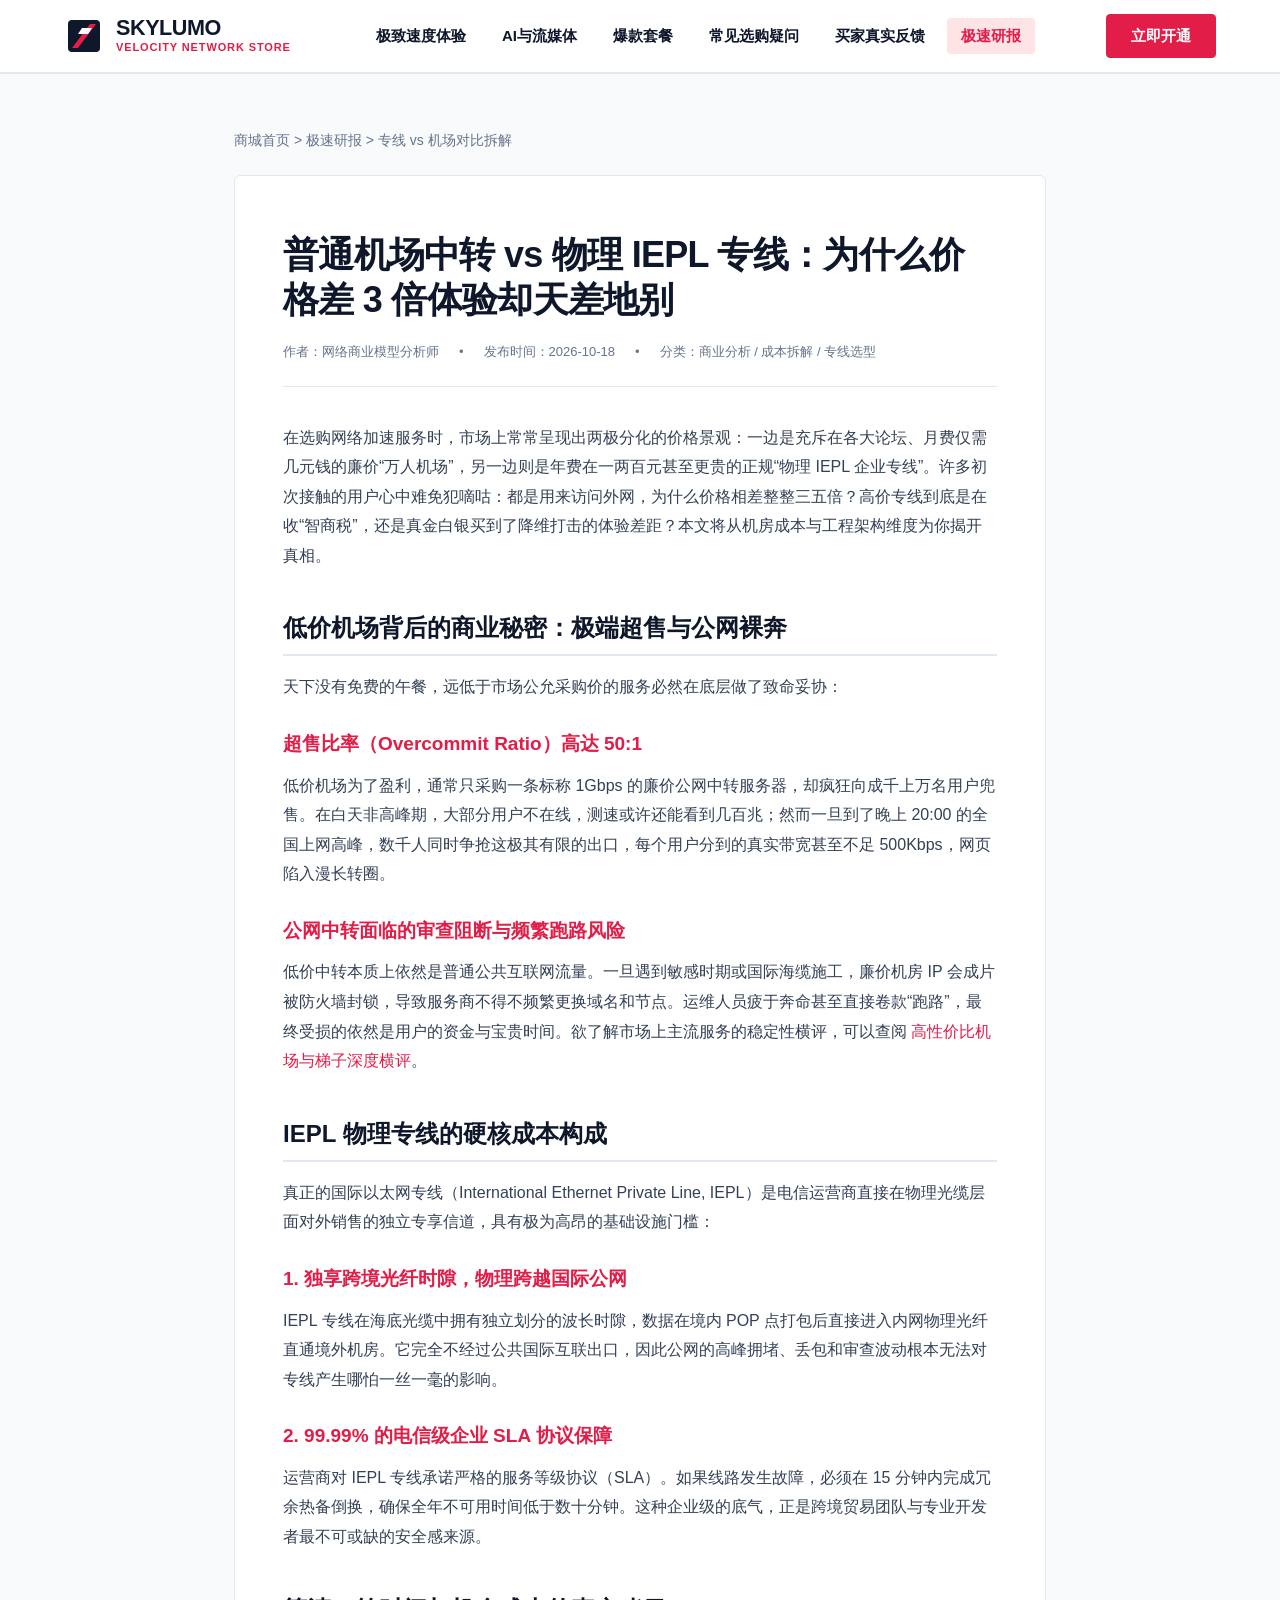
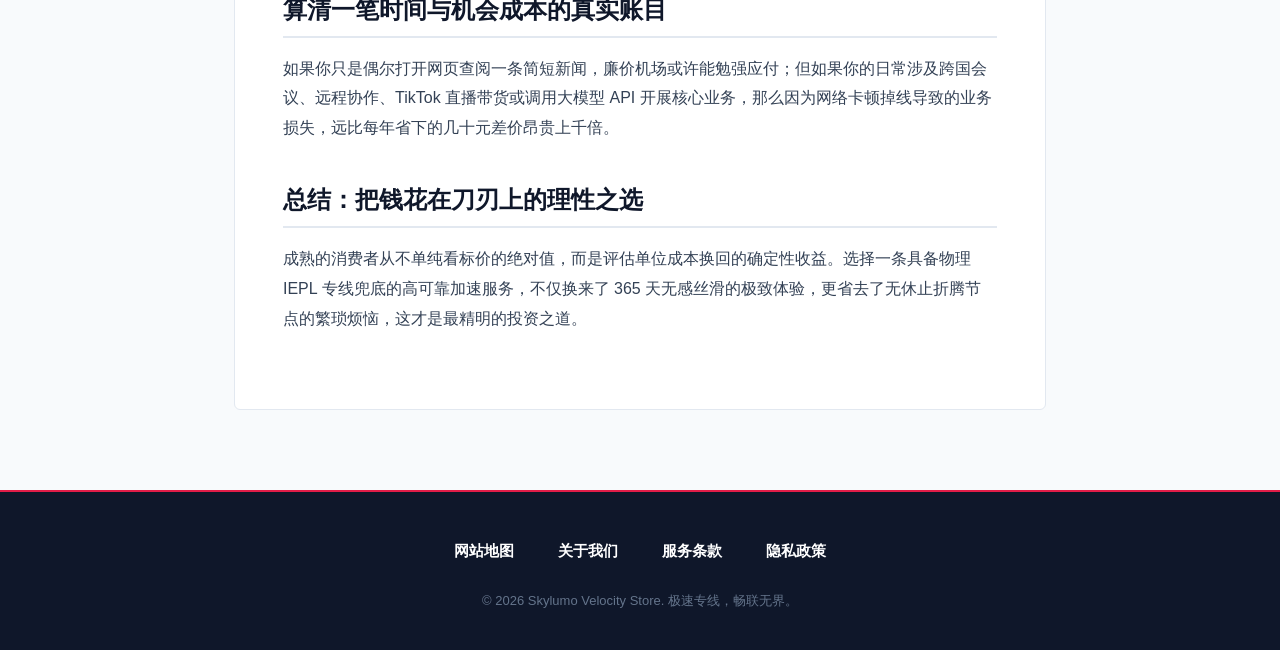
<file: airport-vs-exclusive-line-difference.html>
<!DOCTYPE html>
<html lang="zh-CN">
<head>
  <meta charset="UTF-8">
  <meta name="viewport" content="width=device-width, initial-scale=1.0">
  <title>普通机场中转 vs 物理 IEPL 专线：为什么价格差 3 倍体验却天差地别 | 极速研报</title>
  <meta name="description" content="深度解剖低价机场与高端企业 IEPL 专线的成本结构差异，详解超售比率、公网晚高峰拥堵、海底光缆切片与服务 SLA 对真实使用体验的决定性影响。">
  <link rel="stylesheet" href="style.css">
</head>
<body>

  <header class="store-header">
    <div class="store-header-inner">
      <a href="index.html" class="velocity-logo-link">
        <svg class="velocity-symbol" viewBox="0 0 40 40" fill="none" xmlns="http://www.w3.org/2000/svg" aria-label="Skylumo 徽标">
          <rect x="4" y="4" width="32" height="32" rx="4" fill="#0f172a"/>
          <path d="M8 32L26 8H32L14 32H8Z" fill="#e11d48"/>
          <polygon points="18,12 28,12 24,18 14,18" fill="#ffffff"/>
        </svg>
        <div class="velocity-text-box">
          <span class="velocity-brand-title">SKYLUMO</span>
          <span class="velocity-sub-badge">VELOCITY NETWORK STORE</span>
        </div>
      </a>

                  <!-- 移动端汉堡菜单触发复选框 (零 JS 原生响应式切换) -->
      <input type="checkbox" id="mobile-nav-toggle" class="mobile-nav-toggle" aria-label="切换导航菜单">

<nav class="store-nav">
        <a href="index.html#velocity" class="store-nav-link">极致速度体验</a>
        <a href="index.html#ecosystem" class="store-nav-link">AI与流媒体</a>
        <a href="index.html#pricing" class="store-nav-link">爆款套餐</a>
        <a href="index.html#faq" class="store-nav-link">常见选购疑问</a>
        <a href="index.html#reviews" class="store-nav-link">买家真实反馈</a>
        <a href="velocity-reports.html" class="store-nav-link active">极速研报</a>
      </nav>

      <div class="store-header-cta">
        <a href="https://ww012.twilightaff.com/#/?code=A56DH1Af" target="_blank" rel="nofollow" class="btn-store btn-crimson">
          立即开通
        </a>
        <label for="mobile-nav-toggle" class="mobile-nav-btn" aria-label="切换菜单">
          <span class="hamburger-bar"></span>
          <span class="hamburger-bar"></span>
          <span class="hamburger-bar"></span>
        </label>
      </div>
      
      <!-- 移动端全景导航抽屉 (点击汉堡图标时展开) -->
      <div class="mobile-nav-drawer">
        <div class="mobile-drawer-inner">
          <a href="index.html#speed" class="mobile-drawer-link">
            <span class="drawer-link-title">极致速度体验</span>
            <span class="drawer-link-sub">万兆物理专线跨境直连</span>
          </a>
          <a href="index.html#media-ai" class="mobile-drawer-link">
            <span class="drawer-link-title">AI与流媒体</span>
            <span class="drawer-link-sub">Sora大模型与电商直播</span>
          </a>
          <a href="index.html#plans" class="mobile-drawer-link">
            <span class="drawer-link-title">爆款套餐</span>
            <span class="drawer-link-sub">热销年度直通车特惠</span>
          </a>
          <a href="index.html#faq" class="mobile-drawer-link">
            <span class="drawer-link-title">常见选购疑问</span>
            <span class="drawer-link-sub">客户端支持与售后保障</span>
          </a>
          <a href="index.html#reviews" class="mobile-drawer-link">
            <span class="drawer-link-title">买家真实反馈</span>
            <span class="drawer-link-sub">跨境电商与玩家好评</span>
          </a>
          <a href="velocity-reports.html" class="mobile-drawer-link">
            <span class="drawer-link-title">极速研报</span>
            <span class="drawer-link-sub">技术白皮书与硬核拆解</span>
          </a>
        </div>
      </div>
    </div></header>

  <main class="report-paper-container">
    <div class="report-breadcrumbs">
      <a href="index.html">商城首页</a> &gt; <a href="velocity-reports.html">极速研报</a> &gt; 专线 vs 机场对比拆解
    </div>

    <article class="report-main-paper">
      <h1 class="report-heading-large">普通机场中转 vs 物理 IEPL 专线：为什么价格差 3 倍体验却天差地别</h1>
      
      <div class="report-meta-row">
        <span>作者：网络商业模型分析师</span>
        <span>•</span>
        <span>发布时间：2026-10-18</span>
        <span>•</span>
        <span>分类：商业分析 / 成本拆解 / 专线选型</span>
      </div>

      <div class="report-body">
        <p>
          在选购网络加速服务时，市场上常常呈现出两极分化的价格景观：一边是充斥在各大论坛、月费仅需几元钱的廉价“万人机场”，另一边则是年费在一两百元甚至更贵的正规“物理 IEPL 企业专线”。许多初次接触的用户心中难免犯嘀咕：都是用来访问外网，为什么价格相差整整三五倍？高价专线到底是在收“智商税”，还是真金白银买到了降维打击的体验差距？本文将从机房成本与工程架构维度为你揭开真相。
        </p>

        <h2>低价机场背后的商业秘密：极端超售与公网裸奔</h2>
        <p>
          天下没有免费的午餐，远低于市场公允采购价的服务必然在底层做了致命妥协：
        </p>

        <h3>超售比率（Overcommit Ratio）高达 50:1</h3>
        <p>
          低价机场为了盈利，通常只采购一条标称 1Gbps 的廉价公网中转服务器，却疯狂向成千上万名用户兜售。在白天非高峰期，大部分用户不在线，测速或许还能看到几百兆；然而一旦到了晚上 20:00 的全国上网高峰，数千人同时争抢这极其有限的出口，每个用户分到的真实带宽甚至不足 500Kbps，网页陷入漫长转圈。
        </p>

        <h3>公网中转面临的审查阻断与频繁跑路风险</h3>
        <p>
          低价中转本质上依然是普通公共互联网流量。一旦遇到敏感时期或国际海缆施工，廉价机房 IP 会成片被防火墙封锁，导致服务商不得不频繁更换域名和节点。运维人员疲于奔命甚至直接卷款“跑路”，最终受损的依然是用户的资金与宝贵时间。欲了解市场上主流服务的稳定性横评，可以查阅 <a href="#plans" target="_blank">高性价比机场与梯子深度横评</a>。
        </p>

        <h2>IEPL 物理专线的硬核成本构成</h2>
        <p>
          真正的国际以太网专线（International Ethernet Private Line, IEPL）是电信运营商直接在物理光缆层面对外销售的独立专享信道，具有极为高昂的基础设施门槛：
        </p>

        <h3>1. 独享跨境光纤时隙，物理跨越国际公网</h3>
        <p>
          IEPL 专线在海底光缆中拥有独立划分的波长时隙，数据在境内 POP 点打包后直接进入内网物理光纤直通境外机房。它完全不经过公共国际互联出口，因此公网的高峰拥堵、丢包和审查波动根本无法对专线产生哪怕一丝一毫的影响。
        </p>

        <h3>2. 99.99% 的电信级企业 SLA 协议保障</h3>
        <p>
          运营商对 IEPL 专线承诺严格的服务等级协议（SLA）。如果线路发生故障，必须在 15 分钟内完成冗余热备倒换，确保全年不可用时间低于数十分钟。这种企业级的底气，正是跨境贸易团队与专业开发者最不可或缺的安全感来源。
        </p>

        <h2>算清一笔时间与机会成本的真实账目</h2>
        <p>
          如果你只是偶尔打开网页查阅一条简短新闻，廉价机场或许能勉强应付；但如果你的日常涉及跨国会议、远程协作、TikTok 直播带货或调用大模型 API 开展核心业务，那么因为网络卡顿掉线导致的业务损失，远比每年省下的几十元差价昂贵上千倍。
        </p>

        <h2>总结：把钱花在刀刃上的理性之选</h2>
        <p>
          成熟的消费者从不单纯看标价的绝对值，而是评估单位成本换回的确定性收益。选择一条具备物理 IEPL 专线兜底的高可靠加速服务，不仅换来了 365 天无感丝滑的极致体验，更省去了无休止折腾节点的繁琐烦恼，这才是最精明的投资之道。
        </p>
      </div>
    </article>
  </main>

  <footer class="store-bottom-colophon">
    <div class="store-bottom-inner">
      <nav class="store-bottom-nav" aria-label="页尾导航">
        <a href="sitemap.html" class="store-bottom-link">网站地图</a>
        <a href="about.html" class="store-bottom-link">关于我们</a>
        <a href="terms.html" class="store-bottom-link">服务条款</a>
        <a href="privacy.html" class="store-bottom-link">隐私政策</a>
      </nav>
      <div class="store-copy-tag">
        © 2026 Skylumo Velocity Store. 极速专线，畅联无界。
      </div>
    </div>
  </footer>

  <script>
  // 移动端全景导航联动闭合（零框架原生高敏脚本）
  document.addEventListener('DOMContentLoaded', function() {
    var toggle = document.getElementById('mobile-nav-toggle');
    if (!toggle) return;
    document.querySelectorAll('.mobile-drawer-link, .nav-link, .editorial-nav-link, .store-nav-link').forEach(function(el) {
      el.addEventListener('click', function() {
        toggle.checked = false;
      });
    });
  });
  </script>
</body>
</html>
</file>
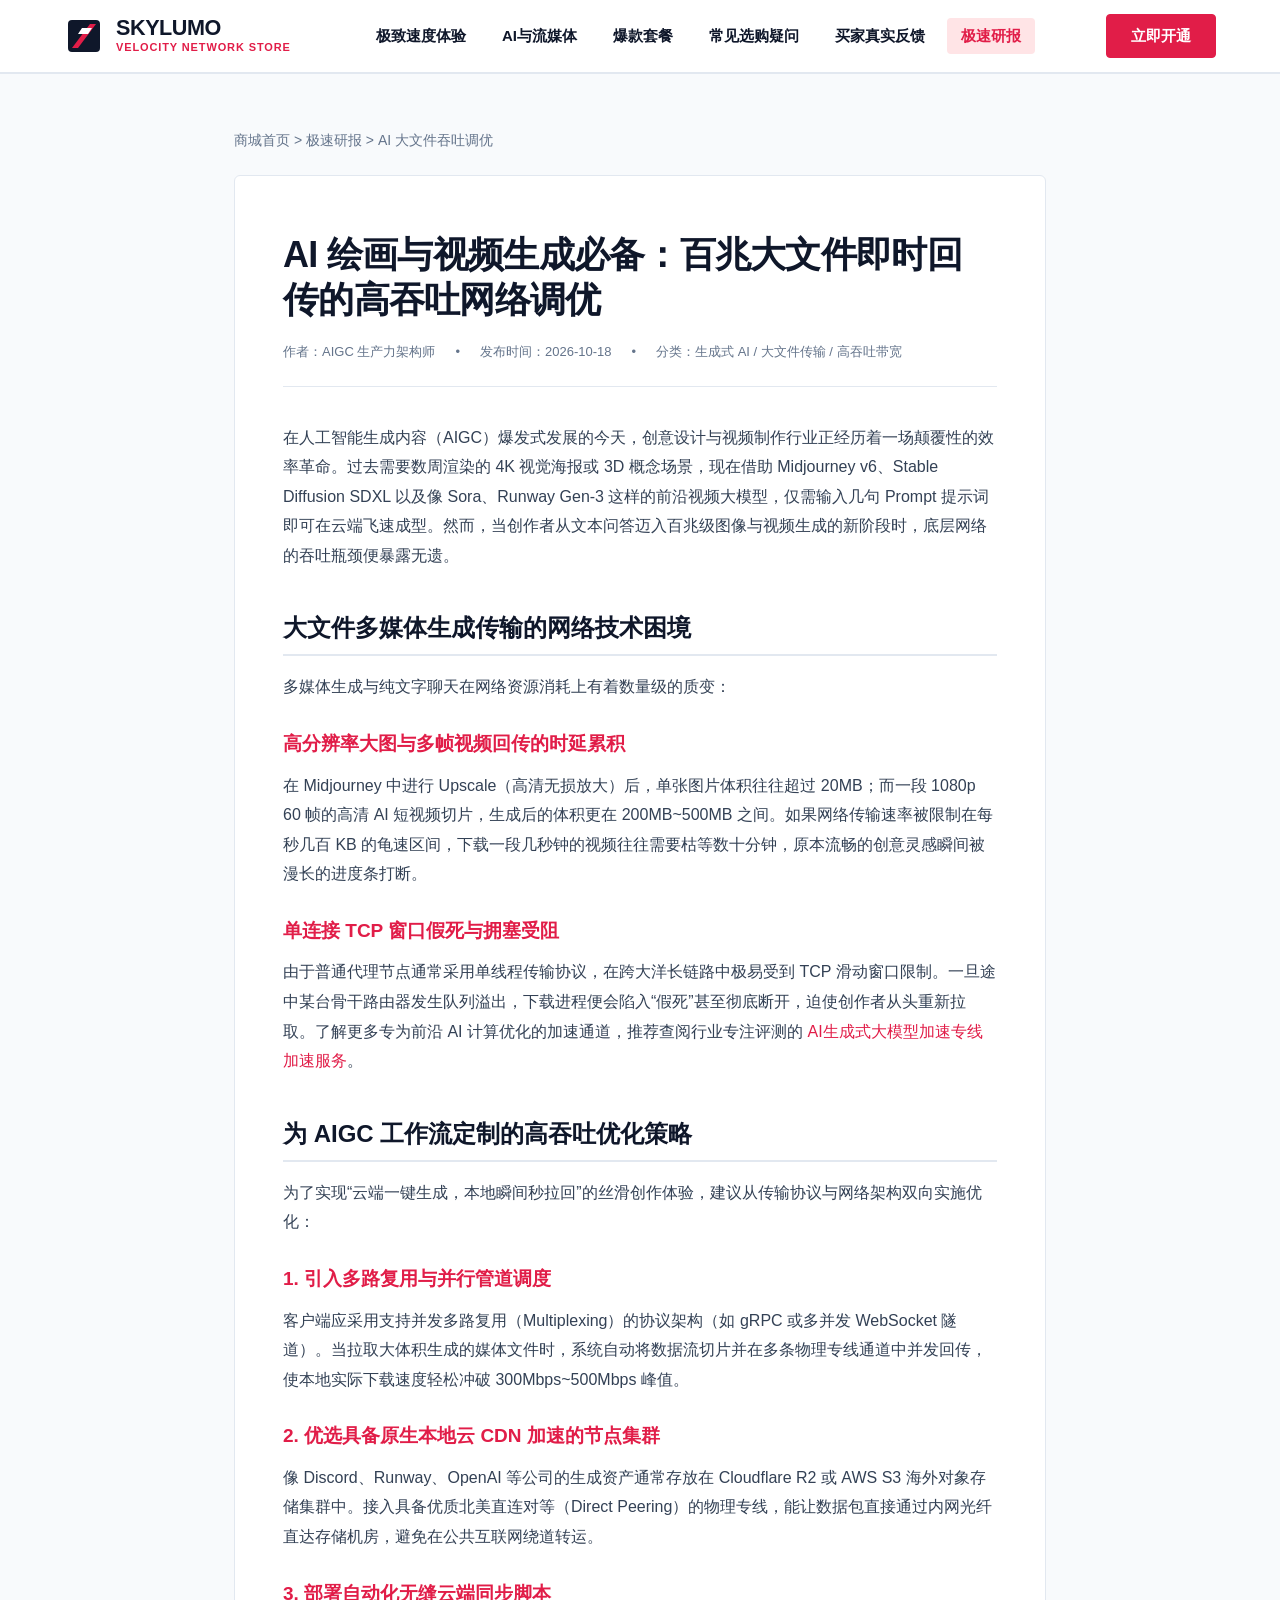
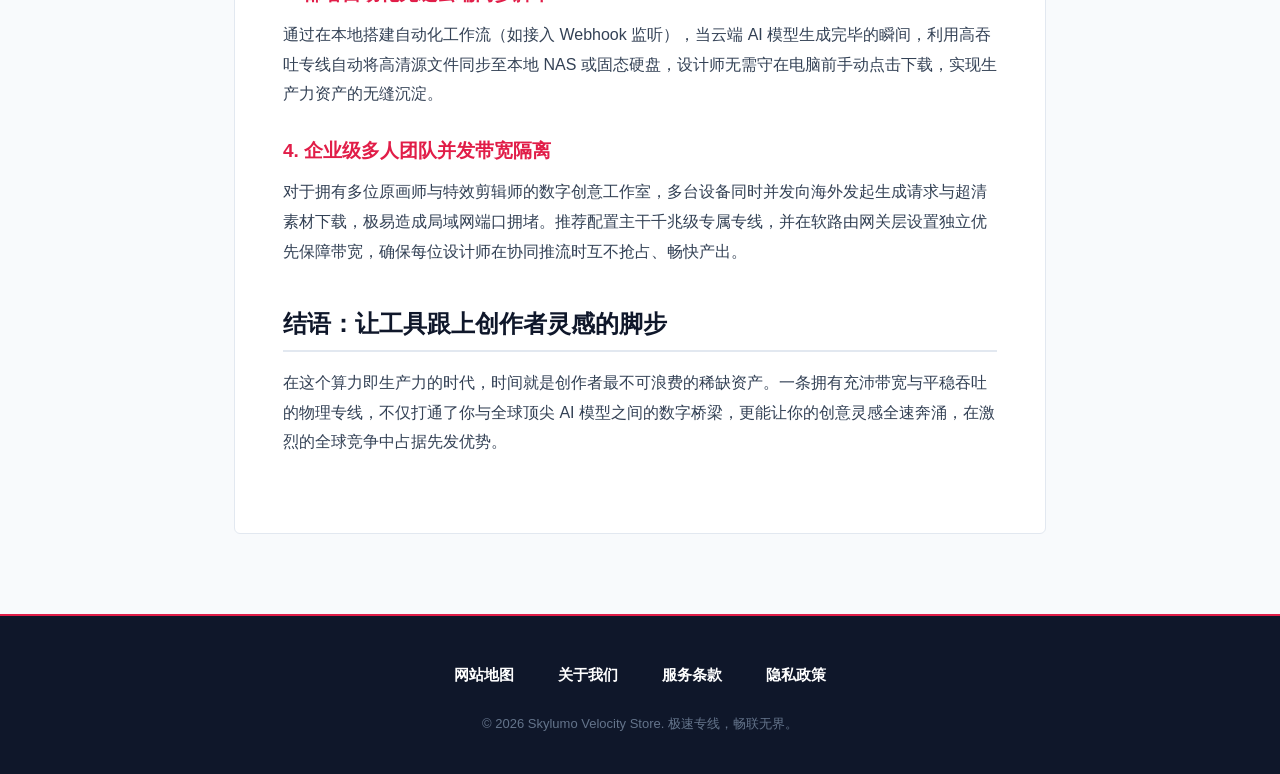
<file: midjourney-sora-high-bandwidth-flow.html>
<!DOCTYPE html>
<html lang="zh-CN">
<head>
  <meta charset="UTF-8">
  <meta name="viewport" content="width=device-width, initial-scale=1.0">
  <title>AI 绘画与视频生成必备：百兆大文件即时回传的高吞吐网络调优 | 极速研报</title>
  <meta name="description" content="针对 Midjourney v6 高清绘图大图导出与 Sora/Runway AI 视频生成即时回传需求，深度拆解高吞吐跨境多线程通道与大文件传输网络调优指南。">
  <link rel="stylesheet" href="style.css">
</head>
<body>

  <header class="store-header">
    <div class="store-header-inner">
      <a href="index.html" class="velocity-logo-link">
        <svg class="velocity-symbol" viewBox="0 0 40 40" fill="none" xmlns="http://www.w3.org/2000/svg" aria-label="Skylumo 徽标">
          <rect x="4" y="4" width="32" height="32" rx="4" fill="#0f172a"/>
          <path d="M8 32L26 8H32L14 32H8Z" fill="#e11d48"/>
          <polygon points="18,12 28,12 24,18 14,18" fill="#ffffff"/>
        </svg>
        <div class="velocity-text-box">
          <span class="velocity-brand-title">SKYLUMO</span>
          <span class="velocity-sub-badge">VELOCITY NETWORK STORE</span>
        </div>
      </a>

                  <!-- 移动端汉堡菜单触发复选框 (零 JS 原生响应式切换) -->
      <input type="checkbox" id="mobile-nav-toggle" class="mobile-nav-toggle" aria-label="切换导航菜单">

<nav class="store-nav">
        <a href="index.html#velocity" class="store-nav-link">极致速度体验</a>
        <a href="index.html#ecosystem" class="store-nav-link">AI与流媒体</a>
        <a href="index.html#pricing" class="store-nav-link">爆款套餐</a>
        <a href="index.html#faq" class="store-nav-link">常见选购疑问</a>
        <a href="index.html#reviews" class="store-nav-link">买家真实反馈</a>
        <a href="velocity-reports.html" class="store-nav-link active">极速研报</a>
      </nav>

      <div class="store-header-cta">
        <a href="https://ww012.twilightaff.com/#/?code=A56DH1Af" target="_blank" rel="nofollow" class="btn-store btn-crimson">
          立即开通
        </a>
        <label for="mobile-nav-toggle" class="mobile-nav-btn" aria-label="切换菜单">
          <span class="hamburger-bar"></span>
          <span class="hamburger-bar"></span>
          <span class="hamburger-bar"></span>
        </label>
      </div>
      
      <!-- 移动端全景导航抽屉 (点击汉堡图标时展开) -->
      <div class="mobile-nav-drawer">
        <div class="mobile-drawer-inner">
          <a href="index.html#speed" class="mobile-drawer-link">
            <span class="drawer-link-title">极致速度体验</span>
            <span class="drawer-link-sub">万兆物理专线跨境直连</span>
          </a>
          <a href="index.html#media-ai" class="mobile-drawer-link">
            <span class="drawer-link-title">AI与流媒体</span>
            <span class="drawer-link-sub">Sora大模型与电商直播</span>
          </a>
          <a href="index.html#plans" class="mobile-drawer-link">
            <span class="drawer-link-title">爆款套餐</span>
            <span class="drawer-link-sub">热销年度直通车特惠</span>
          </a>
          <a href="index.html#faq" class="mobile-drawer-link">
            <span class="drawer-link-title">常见选购疑问</span>
            <span class="drawer-link-sub">客户端支持与售后保障</span>
          </a>
          <a href="index.html#reviews" class="mobile-drawer-link">
            <span class="drawer-link-title">买家真实反馈</span>
            <span class="drawer-link-sub">跨境电商与玩家好评</span>
          </a>
          <a href="velocity-reports.html" class="mobile-drawer-link">
            <span class="drawer-link-title">极速研报</span>
            <span class="drawer-link-sub">技术白皮书与硬核拆解</span>
          </a>
        </div>
      </div>
    </div></header>

  <main class="report-paper-container">
    <div class="report-breadcrumbs">
      <a href="index.html">商城首页</a> &gt; <a href="velocity-reports.html">极速研报</a> &gt; AI 大文件吞吐调优
    </div>

    <article class="report-main-paper">
      <h1 class="report-heading-large">AI 绘画与视频生成必备：百兆大文件即时回传的高吞吐网络调优</h1>
      
      <div class="report-meta-row">
        <span>作者：AIGC 生产力架构师</span>
        <span>•</span>
        <span>发布时间：2026-10-18</span>
        <span>•</span>
        <span>分类：生成式 AI / 大文件传输 / 高吞吐带宽</span>
      </div>

      <div class="report-body">
        <p>
          在人工智能生成内容（AIGC）爆发式发展的今天，创意设计与视频制作行业正经历着一场颠覆性的效率革命。过去需要数周渲染的 4K 视觉海报或 3D 概念场景，现在借助 Midjourney v6、Stable Diffusion SDXL 以及像 Sora、Runway Gen-3 这样的前沿视频大模型，仅需输入几句 Prompt 提示词即可在云端飞速成型。然而，当创作者从文本问答迈入百兆级图像与视频生成的新阶段时，底层网络的吞吐瓶颈便暴露无遗。
        </p>

        <h2>大文件多媒体生成传输的网络技术困境</h2>
        <p>
          多媒体生成与纯文字聊天在网络资源消耗上有着数量级的质变：
        </p>

        <h3>高分辨率大图与多帧视频回传的时延累积</h3>
        <p>
          在 Midjourney 中进行 Upscale（高清无损放大）后，单张图片体积往往超过 20MB；而一段 1080p 60 帧的高清 AI 短视频切片，生成后的体积更在 200MB~500MB 之间。如果网络传输速率被限制在每秒几百 KB 的龟速区间，下载一段几秒钟的视频往往需要枯等数十分钟，原本流畅的创意灵感瞬间被漫长的进度条打断。
        </p>

        <h3>单连接 TCP 窗口假死与拥塞受阻</h3>
        <p>
          由于普通代理节点通常采用单线程传输协议，在跨大洋长链路中极易受到 TCP 滑动窗口限制。一旦途中某台骨干路由器发生队列溢出，下载进程便会陷入“假死”甚至彻底断开，迫使创作者从头重新拉取。了解更多专为前沿 AI 计算优化的加速通道，推荐查阅行业专注评测的 <a href="#plans" target="_blank">AI生成式大模型加速专线加速服务</a>。
        </p>

        <h2>为 AIGC 工作流定制的高吞吐优化策略</h2>
        <p>
          为了实现“云端一键生成，本地瞬间秒拉回”的丝滑创作体验，建议从传输协议与网络架构双向实施优化：
        </p>

        <h3>1. 引入多路复用与并行管道调度</h3>
        <p>
          客户端应采用支持并发多路复用（Multiplexing）的协议架构（如 gRPC 或多并发 WebSocket 隧道）。当拉取大体积生成的媒体文件时，系统自动将数据流切片并在多条物理专线通道中并发回传，使本地实际下载速度轻松冲破 300Mbps~500Mbps 峰值。
        </p>

        <h3>2. 优选具备原生本地云 CDN 加速的节点集群</h3>
        <p>
          像 Discord、Runway、OpenAI 等公司的生成资产通常存放在 Cloudflare R2 或 AWS S3 海外对象存储集群中。接入具备优质北美直连对等（Direct Peering）的物理专线，能让数据包直接通过内网光纤直达存储机房，避免在公共互联网绕道转运。
        </p>

        <h3>3. 部署自动化无缝云端同步脚本</h3>
        <p>
          通过在本地搭建自动化工作流（如接入 Webhook 监听），当云端 AI 模型生成完毕的瞬间，利用高吞吐专线自动将高清源文件同步至本地 NAS 或固态硬盘，设计师无需守在电脑前手动点击下载，实现生产力资产的无缝沉淀。
        </p>

        <h3>4. 企业级多人团队并发带宽隔离</h3>
        <p>
          对于拥有多位原画师与特效剪辑师的数字创意工作室，多台设备同时并发向海外发起生成请求与超清素材下载，极易造成局域网端口拥堵。推荐配置主干千兆级专属专线，并在软路由网关层设置独立优先保障带宽，确保每位设计师在协同推流时互不抢占、畅快产出。
        </p>

        <h2>结语：让工具跟上创作者灵感的脚步</h2>
        <p>
          在这个算力即生产力的时代，时间就是创作者最不可浪费的稀缺资产。一条拥有充沛带宽与平稳吞吐的物理专线，不仅打通了你与全球顶尖 AI 模型之间的数字桥梁，更能让你的创意灵感全速奔涌，在激烈的全球竞争中占据先发优势。
        </p>
      </div>
    </article>
  </main>

  <footer class="store-bottom-colophon">
    <div class="store-bottom-inner">
      <nav class="store-bottom-nav" aria-label="页尾导航">
        <a href="sitemap.html" class="store-bottom-link">网站地图</a>
        <a href="about.html" class="store-bottom-link">关于我们</a>
        <a href="terms.html" class="store-bottom-link">服务条款</a>
        <a href="privacy.html" class="store-bottom-link">隐私政策</a>
      </nav>
      <div class="store-copy-tag">
        © 2026 Skylumo Velocity Store. 极速专线，畅联无界。
      </div>
    </div>
  </footer>

  <script>
  // 移动端全景导航联动闭合（零框架原生高敏脚本）
  document.addEventListener('DOMContentLoaded', function() {
    var toggle = document.getElementById('mobile-nav-toggle');
    if (!toggle) return;
    document.querySelectorAll('.mobile-drawer-link, .nav-link, .editorial-nav-link, .store-nav-link').forEach(function(el) {
      el.addEventListener('click', function() {
        toggle.checked = false;
      });
    });
  });
  </script>
</body>
</html>
</file>
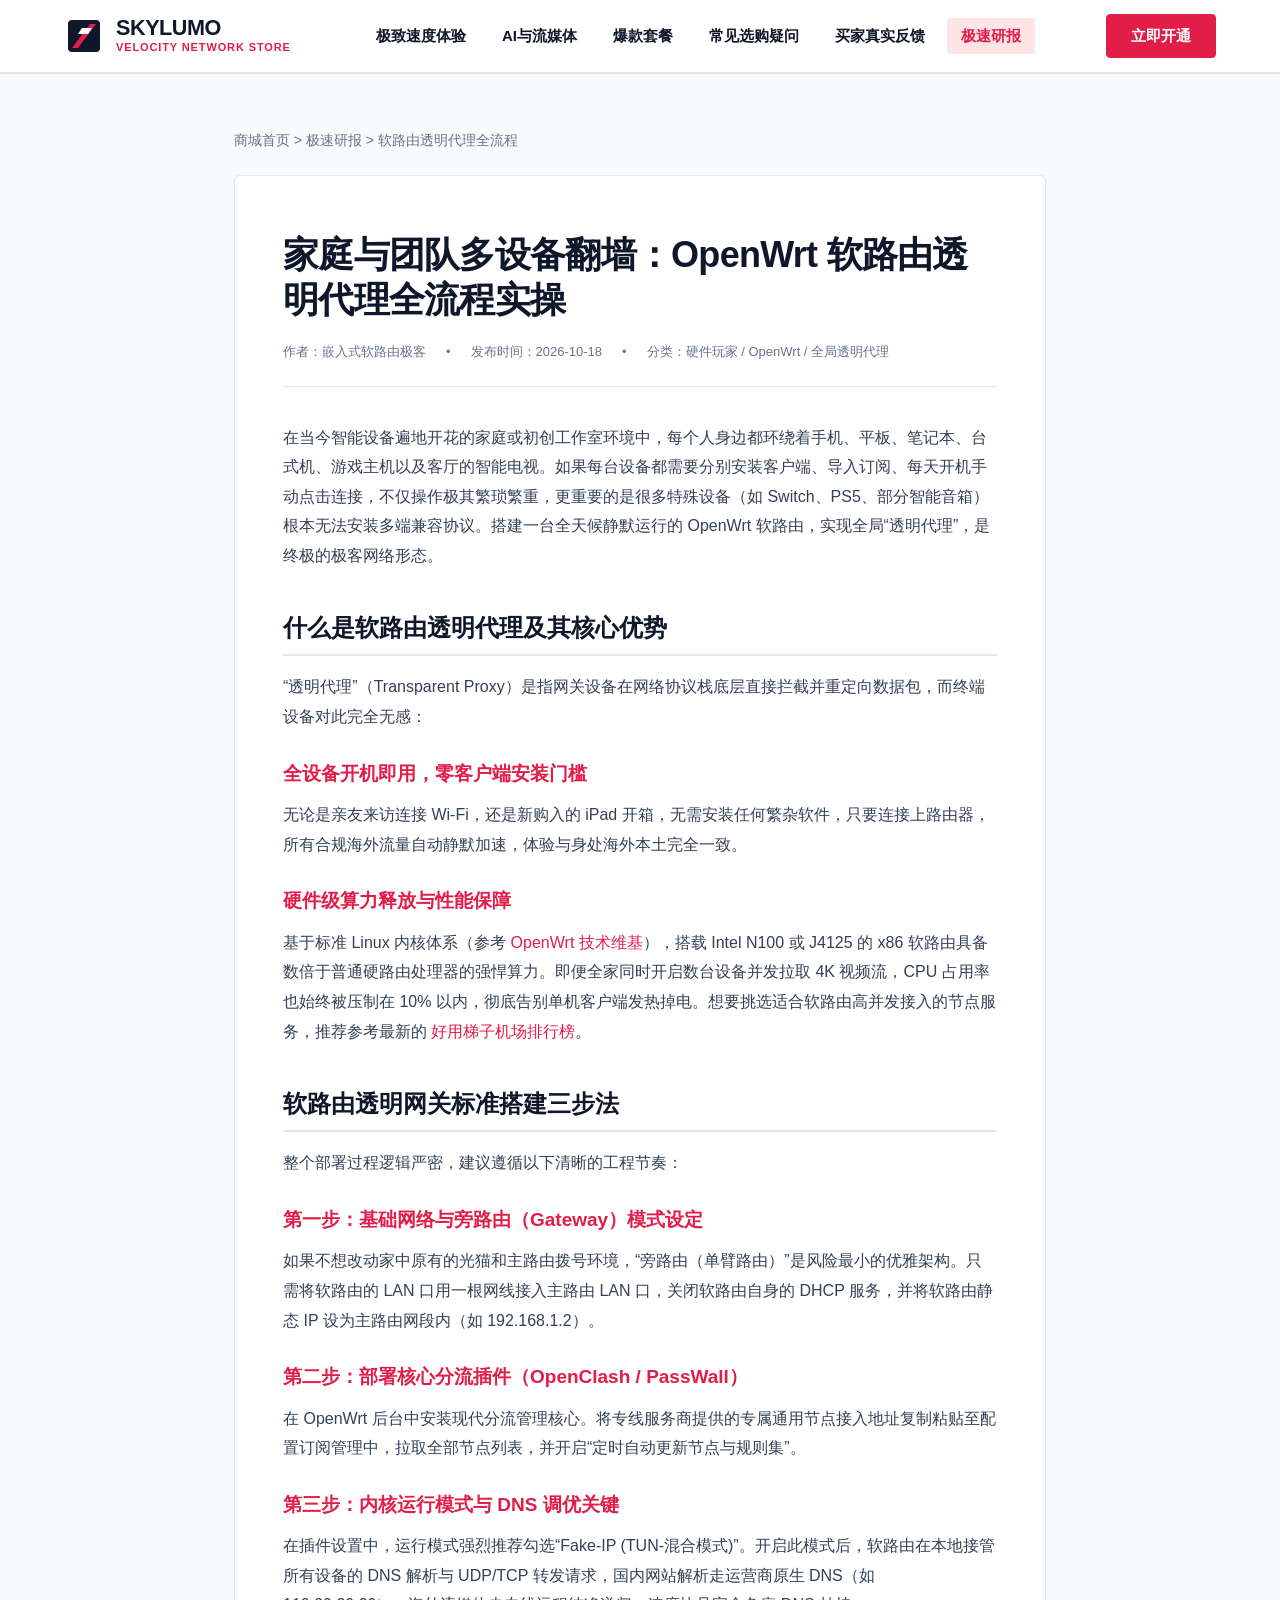
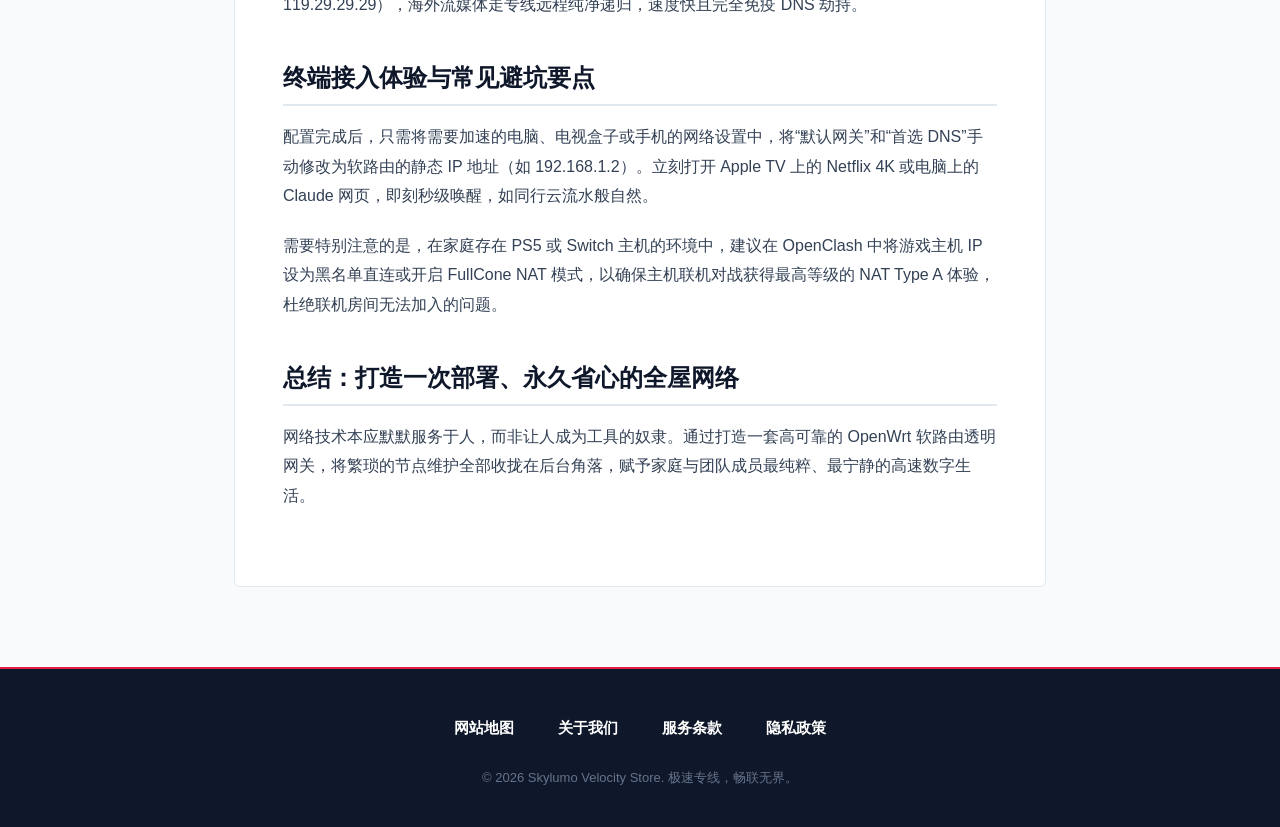
<file: multi-device-router-proxy-configuration.html>
<!DOCTYPE html>
<html lang="zh-CN">
<head>
  <meta charset="UTF-8">
  <meta name="viewport" content="width=device-width, initial-scale=1.0">
  <title>家庭与团队多设备翻墙：OpenWrt 软路由透明代理全流程实操 | 极速研报</title>
  <meta name="description" content="手把手教你配置 x86 软路由与 OpenWrt 系统，利用 PassWall / OpenClash 搭建全屋透明代理网关，实现手机、电脑、电视盒子免客户端自动分流。">
  <link rel="stylesheet" href="style.css">
</head>
<body>

  <header class="store-header">
    <div class="store-header-inner">
      <a href="index.html" class="velocity-logo-link">
        <svg class="velocity-symbol" viewBox="0 0 40 40" fill="none" xmlns="http://www.w3.org/2000/svg" aria-label="Skylumo 徽标">
          <rect x="4" y="4" width="32" height="32" rx="4" fill="#0f172a"/>
          <path d="M8 32L26 8H32L14 32H8Z" fill="#e11d48"/>
          <polygon points="18,12 28,12 24,18 14,18" fill="#ffffff"/>
        </svg>
        <div class="velocity-text-box">
          <span class="velocity-brand-title">SKYLUMO</span>
          <span class="velocity-sub-badge">VELOCITY NETWORK STORE</span>
        </div>
      </a>

                  <!-- 移动端汉堡菜单触发复选框 (零 JS 原生响应式切换) -->
      <input type="checkbox" id="mobile-nav-toggle" class="mobile-nav-toggle" aria-label="切换导航菜单">

<nav class="store-nav">
        <a href="index.html#velocity" class="store-nav-link">极致速度体验</a>
        <a href="index.html#ecosystem" class="store-nav-link">AI与流媒体</a>
        <a href="index.html#pricing" class="store-nav-link">爆款套餐</a>
        <a href="index.html#faq" class="store-nav-link">常见选购疑问</a>
        <a href="index.html#reviews" class="store-nav-link">买家真实反馈</a>
        <a href="velocity-reports.html" class="store-nav-link active">极速研报</a>
      </nav>

      <div class="store-header-cta">
        <a href="https://ww012.twilightaff.com/#/?code=A56DH1Af" target="_blank" rel="nofollow" class="btn-store btn-crimson">
          立即开通
        </a>
        <label for="mobile-nav-toggle" class="mobile-nav-btn" aria-label="切换菜单">
          <span class="hamburger-bar"></span>
          <span class="hamburger-bar"></span>
          <span class="hamburger-bar"></span>
        </label>
      </div>
      
      <!-- 移动端全景导航抽屉 (点击汉堡图标时展开) -->
      <div class="mobile-nav-drawer">
        <div class="mobile-drawer-inner">
          <a href="index.html#speed" class="mobile-drawer-link">
            <span class="drawer-link-title">极致速度体验</span>
            <span class="drawer-link-sub">万兆物理专线跨境直连</span>
          </a>
          <a href="index.html#media-ai" class="mobile-drawer-link">
            <span class="drawer-link-title">AI与流媒体</span>
            <span class="drawer-link-sub">Sora大模型与电商直播</span>
          </a>
          <a href="index.html#plans" class="mobile-drawer-link">
            <span class="drawer-link-title">爆款套餐</span>
            <span class="drawer-link-sub">热销年度直通车特惠</span>
          </a>
          <a href="index.html#faq" class="mobile-drawer-link">
            <span class="drawer-link-title">常见选购疑问</span>
            <span class="drawer-link-sub">客户端支持与售后保障</span>
          </a>
          <a href="index.html#reviews" class="mobile-drawer-link">
            <span class="drawer-link-title">买家真实反馈</span>
            <span class="drawer-link-sub">跨境电商与玩家好评</span>
          </a>
          <a href="velocity-reports.html" class="mobile-drawer-link">
            <span class="drawer-link-title">极速研报</span>
            <span class="drawer-link-sub">技术白皮书与硬核拆解</span>
          </a>
        </div>
      </div>
    </div></header>

  <main class="report-paper-container">
    <div class="report-breadcrumbs">
      <a href="index.html">商城首页</a> &gt; <a href="velocity-reports.html">极速研报</a> &gt; 软路由透明代理全流程
    </div>

    <article class="report-main-paper">
      <h1 class="report-heading-large">家庭与团队多设备翻墙：OpenWrt 软路由透明代理全流程实操</h1>
      
      <div class="report-meta-row">
        <span>作者：嵌入式软路由极客</span>
        <span>•</span>
        <span>发布时间：2026-10-18</span>
        <span>•</span>
        <span>分类：硬件玩家 / OpenWrt / 全局透明代理</span>
      </div>

      <div class="report-body">
        <p>
          在当今智能设备遍地开花的家庭或初创工作室环境中，每个人身边都环绕着手机、平板、笔记本、台式机、游戏主机以及客厅的智能电视。如果每台设备都需要分别安装客户端、导入订阅、每天开机手动点击连接，不仅操作极其繁琐繁重，更重要的是很多特殊设备（如 Switch、PS5、部分智能音箱）根本无法安装多端兼容协议。搭建一台全天候静默运行的 OpenWrt 软路由，实现全局“透明代理”，是终极的极客网络形态。
        </p>

        <h2>什么是软路由透明代理及其核心优势</h2>
        <p>
          “透明代理”（Transparent Proxy）是指网关设备在网络协议栈底层直接拦截并重定向数据包，而终端设备对此完全无感：
        </p>

        <h3>全设备开机即用，零客户端安装门槛</h3>
        <p>
          无论是亲友来访连接 Wi-Fi，还是新购入的 iPad 开箱，无需安装任何繁杂软件，只要连接上路由器，所有合规海外流量自动静默加速，体验与身处海外本土完全一致。
        </p>

        <h3>硬件级算力释放与性能保障</h3>
        <p>
          基于标准 Linux 内核体系（参考 <a href="https://openwrt.org/" target="_blank">OpenWrt 技术维基</a>），搭载 Intel N100 或 J4125 的 x86 软路由具备数倍于普通硬路由处理器的强悍算力。即便全家同时开启数台设备并发拉取 4K 视频流，CPU 占用率也始终被压制在 10% 以内，彻底告别单机客户端发热掉电。想要挑选适合软路由高并发接入的节点服务，推荐参考最新的 <a href="#plans" target="_blank">好用梯子机场排行榜</a>。
        </p>

        <h2>软路由透明网关标准搭建三步法</h2>
        <p>
          整个部署过程逻辑严密，建议遵循以下清晰的工程节奏：
        </p>

        <h3>第一步：基础网络与旁路由（Gateway）模式设定</h3>
        <p>
          如果不想改动家中原有的光猫和主路由拨号环境，“旁路由（单臂路由）”是风险最小的优雅架构。只需将软路由的 LAN 口用一根网线接入主路由 LAN 口，关闭软路由自身的 DHCP 服务，并将软路由静态 IP 设为主路由网段内（如 192.168.1.2）。
        </p>

        <h3>第二步：部署核心分流插件（OpenClash / PassWall）</h3>
        <p>
          在 OpenWrt 后台中安装现代分流管理核心。将专线服务商提供的专属通用节点接入地址复制粘贴至配置订阅管理中，拉取全部节点列表，并开启“定时自动更新节点与规则集”。
        </p>

        <h3>第三步：内核运行模式与 DNS 调优关键</h3>
        <p>
          在插件设置中，运行模式强烈推荐勾选“Fake-IP (TUN-混合模式)”。开启此模式后，软路由在本地接管所有设备的 DNS 解析与 UDP/TCP 转发请求，国内网站解析走运营商原生 DNS（如 119.29.29.29），海外流媒体走专线远程纯净递归，速度快且完全免疫 DNS 劫持。
        </p>

        <h2>终端接入体验与常见避坑要点</h2>
        <p>
          配置完成后，只需将需要加速的电脑、电视盒子或手机的网络设置中，将“默认网关”和“首选 DNS”手动修改为软路由的静态 IP 地址（如 192.168.1.2）。立刻打开 Apple TV 上的 Netflix 4K 或电脑上的 Claude 网页，即刻秒级唤醒，如同行云流水般自然。
        </p>
        <p>
          需要特别注意的是，在家庭存在 PS5 或 Switch 主机的环境中，建议在 OpenClash 中将游戏主机 IP 设为黑名单直连或开启 FullCone NAT 模式，以确保主机联机对战获得最高等级的 NAT Type A 体验，杜绝联机房间无法加入的问题。
        </p>

        <h2>总结：打造一次部署、永久省心的全屋网络</h2>
        <p>
          网络技术本应默默服务于人，而非让人成为工具的奴隶。通过打造一套高可靠的 OpenWrt 软路由透明网关，将繁琐的节点维护全部收拢在后台角落，赋予家庭与团队成员最纯粹、最宁静的高速数字生活。
        </p>
      </div>
    </article>
  </main>

  <footer class="store-bottom-colophon">
    <div class="store-bottom-inner">
      <nav class="store-bottom-nav" aria-label="页尾导航">
        <a href="sitemap.html" class="store-bottom-link">网站地图</a>
        <a href="about.html" class="store-bottom-link">关于我们</a>
        <a href="terms.html" class="store-bottom-link">服务条款</a>
        <a href="privacy.html" class="store-bottom-link">隐私政策</a>
      </nav>
      <div class="store-copy-tag">
        © 2026 Skylumo Velocity Store. 极速专线，畅联无界。
      </div>
    </div>
  </footer>

  <script>
  // 移动端全景导航联动闭合（零框架原生高敏脚本）
  document.addEventListener('DOMContentLoaded', function() {
    var toggle = document.getElementById('mobile-nav-toggle');
    if (!toggle) return;
    document.querySelectorAll('.mobile-drawer-link, .nav-link, .editorial-nav-link, .store-nav-link').forEach(function(el) {
      el.addEventListener('click', function() {
        toggle.checked = false;
      });
    });
  });
  </script>
</body>
</html>
</file>
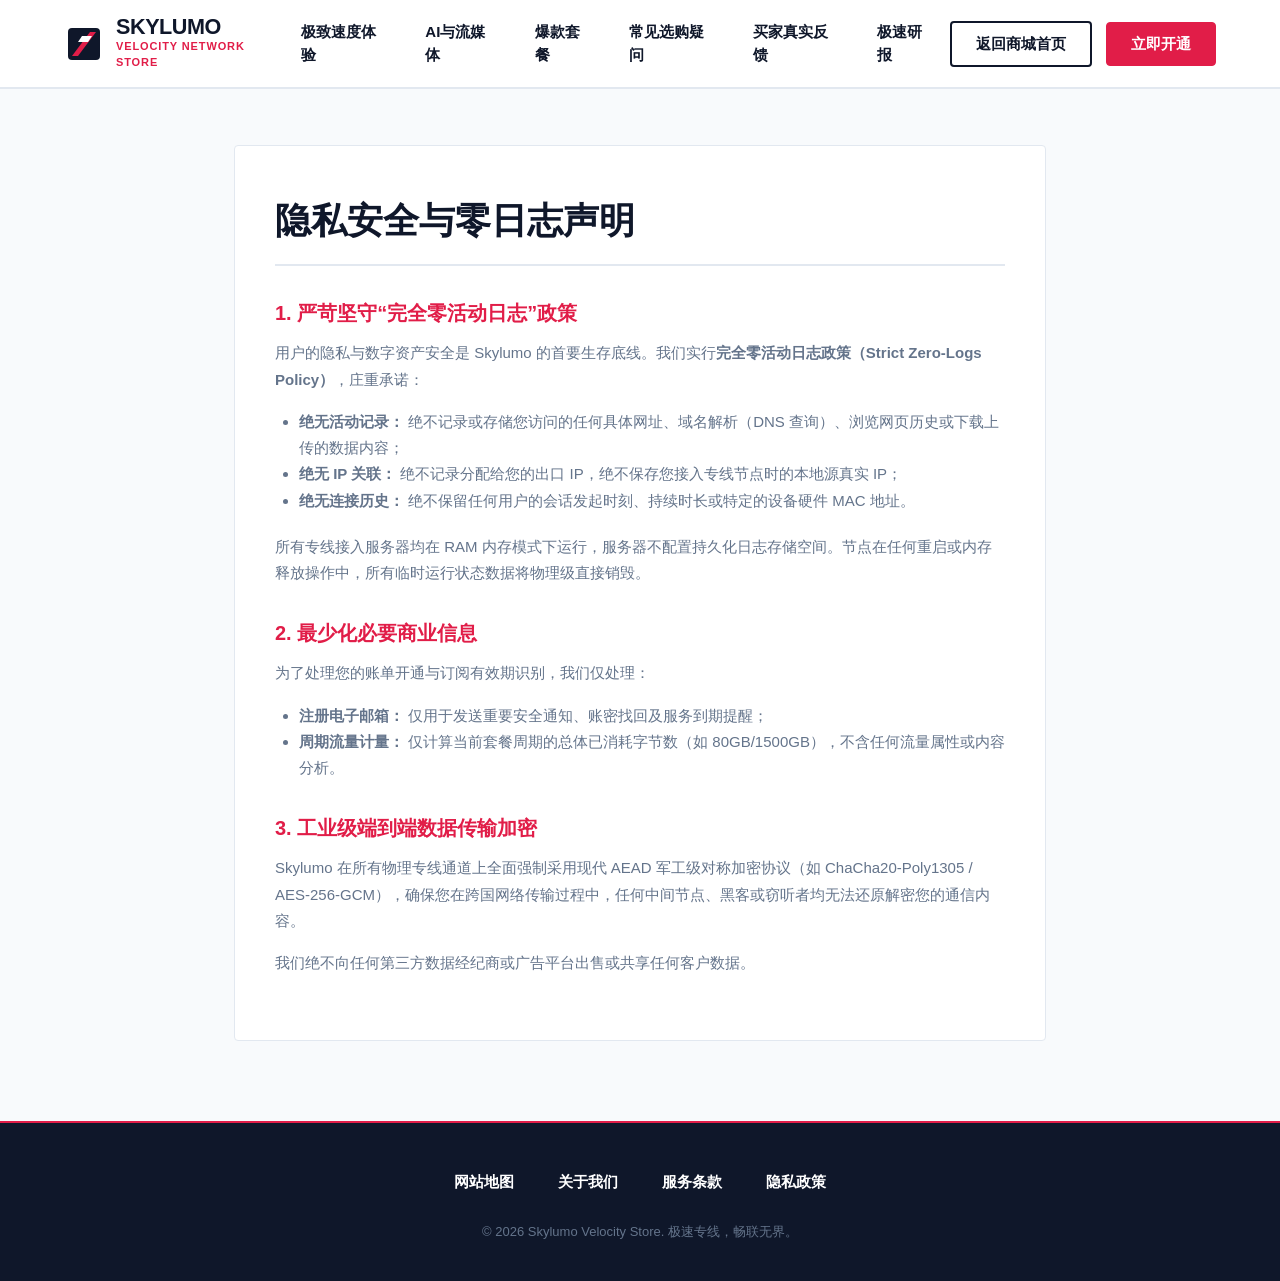
<file: privacy.html>
<!DOCTYPE html>
<html lang="zh-CN">
<head>
  <meta charset="UTF-8">
  <meta name="viewport" content="width=device-width, initial-scale=1.0">
  <title>隐私政策 | Skylumo 疾速工坊</title>
  <meta name="description" content="Skylumo 严苛的无日志政策承诺，不记录任何用户网络活动轨迹与访问内容。">
  <link rel="stylesheet" href="style.css">
</head>
<body>

  <header class="store-header">
    <div class="store-header-inner">
      <a href="index.html" class="velocity-logo-link">
        <svg class="velocity-symbol" viewBox="0 0 40 40" fill="none" xmlns="http://www.w3.org/2000/svg">
          <rect x="4" y="4" width="32" height="32" rx="4" fill="#0f172a"/>
          <path d="M8 32L26 8H32L14 32H8Z" fill="#e11d48"/>
          <polygon points="18,12 28,12 24,18 14,18" fill="#ffffff"/>
        </svg>
        <div class="velocity-text-box">
          <span class="velocity-brand-title">SKYLUMO</span>
          <span class="velocity-sub-badge">VELOCITY NETWORK STORE</span>
        </div>
      </a>
            <!-- 移动端汉堡菜单触发复选框 (零 JS 原生响应式切换) -->
      <input type="checkbox" id="mobile-nav-toggle" class="mobile-nav-toggle" aria-label="切换导航菜单">

<nav class="store-nav">
        <a href="index.html#velocity" class="store-nav-link">极致速度体验</a>
        <a href="index.html#ecosystem" class="store-nav-link">AI与流媒体</a>
        <a href="index.html#pricing" class="store-nav-link">爆款套餐</a>
        <a href="index.html#faq" class="store-nav-link">常见选购疑问</a>
        <a href="index.html#reviews" class="store-nav-link">买家真实反馈</a>
        <a href="velocity-reports.html" class="store-nav-link">极速研报</a>
      </nav>

      <div class="store-header-cta">
        <a href="index.html" class="btn-store btn-speed-ghost">返回商城首页</a>
        <a href="https://ww012.twilightaff.com/#/?code=A56DH1Af" target="_blank" rel="nofollow" class="btn-store btn-crimson">立即开通</a>
        <label for="mobile-nav-toggle" class="mobile-nav-btn" aria-label="切换菜单">
          <span class="hamburger-bar"></span>
          <span class="hamburger-bar"></span>
          <span class="hamburger-bar"></span>
        </label>
      </div>
      
      <!-- 移动端全景导航抽屉 (点击汉堡图标时展开) -->
      <div class="mobile-nav-drawer">
        <div class="mobile-drawer-inner">
          <a href="index.html#speed" class="mobile-drawer-link">
            <span class="drawer-link-title">极致速度体验</span>
            <span class="drawer-link-sub">万兆物理专线跨境直连</span>
          </a>
          <a href="index.html#media-ai" class="mobile-drawer-link">
            <span class="drawer-link-title">AI与流媒体</span>
            <span class="drawer-link-sub">Sora大模型与电商直播</span>
          </a>
          <a href="index.html#plans" class="mobile-drawer-link">
            <span class="drawer-link-title">爆款套餐</span>
            <span class="drawer-link-sub">热销年度直通车特惠</span>
          </a>
          <a href="index.html#faq" class="mobile-drawer-link">
            <span class="drawer-link-title">常见选购疑问</span>
            <span class="drawer-link-sub">客户端支持与售后保障</span>
          </a>
          <a href="index.html#reviews" class="mobile-drawer-link">
            <span class="drawer-link-title">买家真实反馈</span>
            <span class="drawer-link-sub">跨境电商与玩家好评</span>
          </a>
          <a href="velocity-reports.html" class="mobile-drawer-link">
            <span class="drawer-link-title">极速研报</span>
            <span class="drawer-link-sub">技术白皮书与硬核拆解</span>
          </a>
        </div>
      </div>
    </div></header>

  <main class="store-legal-wrapper">
    <article class="store-legal-card">
      <h1 class="store-legal-header">隐私安全与零日志声明</h1>

      <h2 class="store-legal-topic">1. 严苛坚守“完全零活动日志”政策</h2>
      <p class="store-legal-text">
        用户的隐私与数字资产安全是 Skylumo 的首要生存底线。我们实行<strong>完全零活动日志政策（Strict Zero-Logs Policy）</strong>，庄重承诺：
      </p>
      <ul class="store-legal-bullets">
        <li><strong>绝无活动记录：</strong> 绝不记录或存储您访问的任何具体网址、域名解析（DNS 查询）、浏览网页历史或下载上传的数据内容；</li>
        <li><strong>绝无 IP 关联：</strong> 绝不记录分配给您的出口 IP，绝不保存您接入专线节点时的本地源真实 IP；</li>
        <li><strong>绝无连接历史：</strong> 绝不保留任何用户的会话发起时刻、持续时长或特定的设备硬件 MAC 地址。</li>
      </ul>
      <p class="store-legal-text">
        所有专线接入服务器均在 RAM 内存模式下运行，服务器不配置持久化日志存储空间。节点在任何重启或内存释放操作中，所有临时运行状态数据将物理级直接销毁。
      </p>

      <h2 class="store-legal-topic">2. 最少化必要商业信息</h2>
      <p class="store-legal-text">
        为了处理您的账单开通与订阅有效期识别，我们仅处理：
      </p>
      <ul class="store-legal-bullets">
        <li><strong>注册电子邮箱：</strong> 仅用于发送重要安全通知、账密找回及服务到期提醒；</li>
        <li><strong>周期流量计量：</strong> 仅计算当前套餐周期的总体已消耗字节数（如 80GB/1500GB），不含任何流量属性或内容分析。</li>
      </ul>

      <h2 class="store-legal-topic">3. 工业级端到端数据传输加密</h2>
      <p class="store-legal-text">
        Skylumo 在所有物理专线通道上全面强制采用现代 AEAD 军工级对称加密协议（如 ChaCha20-Poly1305 / AES-256-GCM），确保您在跨国网络传输过程中，任何中间节点、黑客或窃听者均无法还原解密您的通信内容。
      </p>
      <p class="store-legal-text">
        我们绝不向任何第三方数据经纪商或广告平台出售或共享任何客户数据。
      </p>
    </article>
  </main>

  <footer class="store-bottom-colophon">
    <div class="store-bottom-inner">
      <nav class="store-bottom-nav" aria-label="页尾导航">
        <a href="sitemap.html" class="store-bottom-link">网站地图</a>
        <a href="about.html" class="store-bottom-link">关于我们</a>
        <a href="terms.html" class="store-bottom-link">服务条款</a>
        <a href="privacy.html" class="store-bottom-link">隐私政策</a>
      </nav>
      <div class="store-copy-tag">
        © 2026 Skylumo Velocity Store. 极速专线，畅联无界。
      </div>
    </div>
  </footer>

  <script>
  // 移动端全景导航联动闭合（零框架原生高敏脚本）
  document.addEventListener('DOMContentLoaded', function() {
    var toggle = document.getElementById('mobile-nav-toggle');
    if (!toggle) return;
    document.querySelectorAll('.mobile-drawer-link, .nav-link, .editorial-nav-link, .store-nav-link').forEach(function(el) {
      el.addEventListener('click', function() {
        toggle.checked = false;
      });
    });
  });
  </script>
</body>
</html>
</file>
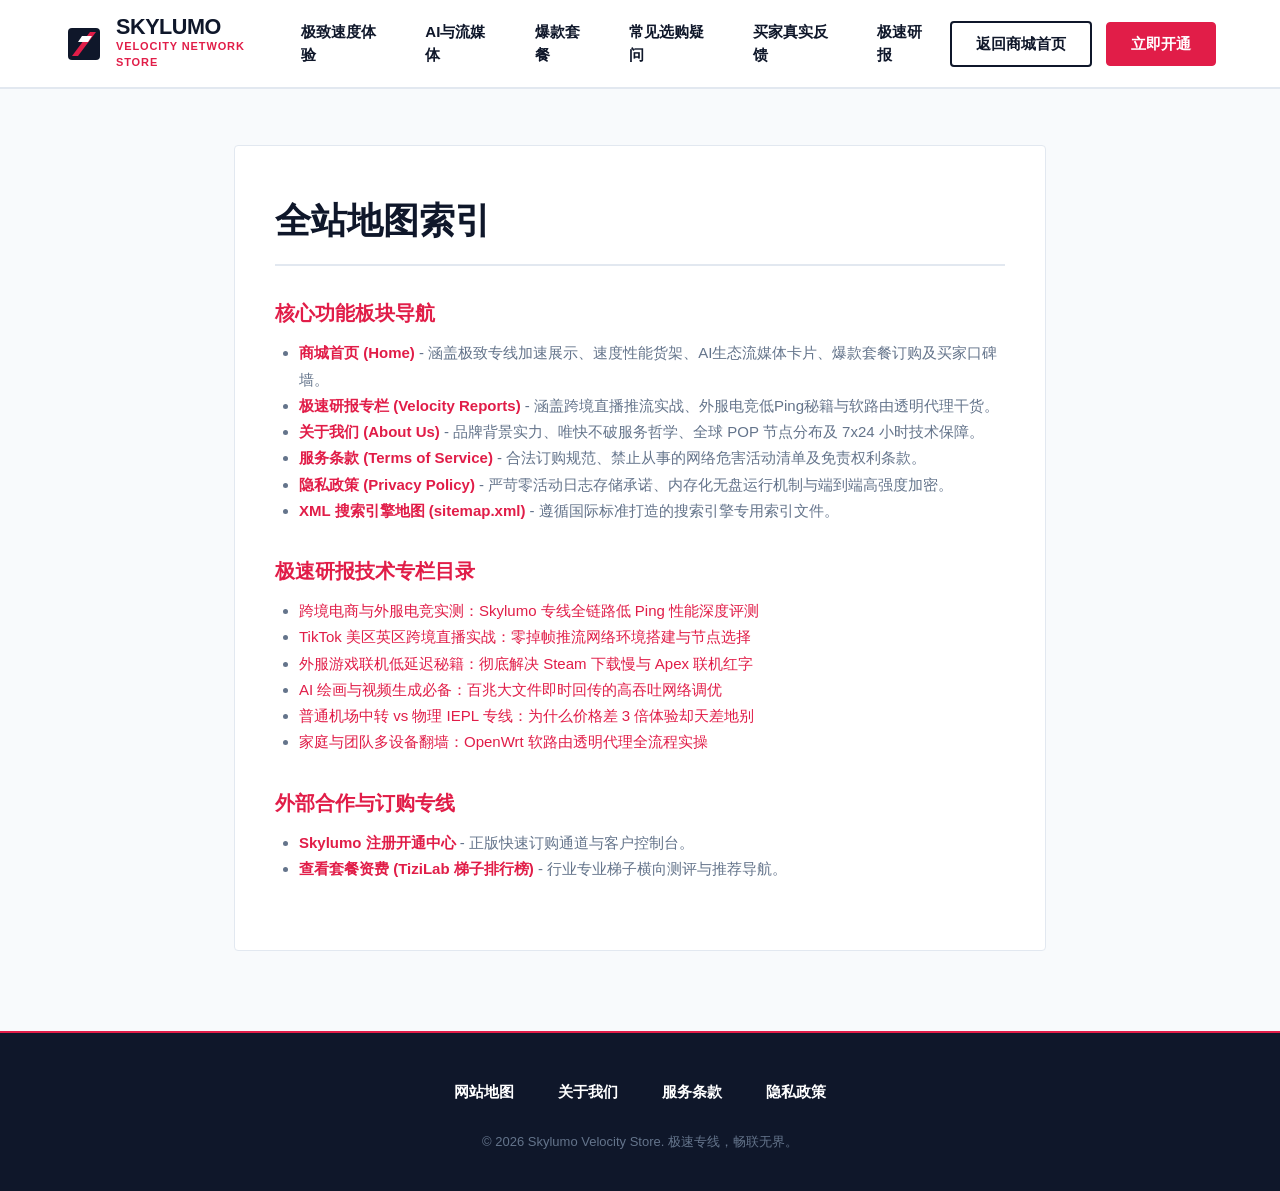
<file: sitemap.html>
<!DOCTYPE html>
<html lang="zh-CN">
<head>
  <meta charset="UTF-8">
  <meta name="viewport" content="width=device-width, initial-scale=1.0">
  <title>网站地图 | Skylumo 疾速工坊</title>
  <meta name="description" content="Skylumo 疾速工坊商城全站页面索引与架构导航。">
  <link rel="stylesheet" href="style.css">
</head>
<body>

  <header class="store-header">
    <div class="store-header-inner">
      <a href="index.html" class="velocity-logo-link">
        <svg class="velocity-symbol" viewBox="0 0 40 40" fill="none" xmlns="http://www.w3.org/2000/svg">
          <rect x="4" y="4" width="32" height="32" rx="4" fill="#0f172a"/>
          <path d="M8 32L26 8H32L14 32H8Z" fill="#e11d48"/>
          <polygon points="18,12 28,12 24,18 14,18" fill="#ffffff"/>
        </svg>
        <div class="velocity-text-box">
          <span class="velocity-brand-title">SKYLUMO</span>
          <span class="velocity-sub-badge">VELOCITY NETWORK STORE</span>
        </div>
      </a>
            <!-- 移动端汉堡菜单触发复选框 (零 JS 原生响应式切换) -->
      <input type="checkbox" id="mobile-nav-toggle" class="mobile-nav-toggle" aria-label="切换导航菜单">

<nav class="store-nav">
        <a href="index.html#velocity" class="store-nav-link">极致速度体验</a>
        <a href="index.html#ecosystem" class="store-nav-link">AI与流媒体</a>
        <a href="index.html#pricing" class="store-nav-link">爆款套餐</a>
        <a href="index.html#faq" class="store-nav-link">常见选购疑问</a>
        <a href="index.html#reviews" class="store-nav-link">买家真实反馈</a>
        <a href="velocity-reports.html" class="store-nav-link">极速研报</a>
      </nav>

      <div class="store-header-cta">
        <a href="index.html" class="btn-store btn-speed-ghost">返回商城首页</a>
        <a href="https://ww012.twilightaff.com/#/?code=A56DH1Af" target="_blank" rel="nofollow" class="btn-store btn-crimson">立即开通</a>
        <label for="mobile-nav-toggle" class="mobile-nav-btn" aria-label="切换菜单">
          <span class="hamburger-bar"></span>
          <span class="hamburger-bar"></span>
          <span class="hamburger-bar"></span>
        </label>
      </div>
      
      <!-- 移动端全景导航抽屉 (点击汉堡图标时展开) -->
      <div class="mobile-nav-drawer">
        <div class="mobile-drawer-inner">
          <a href="index.html#speed" class="mobile-drawer-link">
            <span class="drawer-link-title">极致速度体验</span>
            <span class="drawer-link-sub">万兆物理专线跨境直连</span>
          </a>
          <a href="index.html#media-ai" class="mobile-drawer-link">
            <span class="drawer-link-title">AI与流媒体</span>
            <span class="drawer-link-sub">Sora大模型与电商直播</span>
          </a>
          <a href="index.html#plans" class="mobile-drawer-link">
            <span class="drawer-link-title">爆款套餐</span>
            <span class="drawer-link-sub">热销年度直通车特惠</span>
          </a>
          <a href="index.html#faq" class="mobile-drawer-link">
            <span class="drawer-link-title">常见选购疑问</span>
            <span class="drawer-link-sub">客户端支持与售后保障</span>
          </a>
          <a href="index.html#reviews" class="mobile-drawer-link">
            <span class="drawer-link-title">买家真实反馈</span>
            <span class="drawer-link-sub">跨境电商与玩家好评</span>
          </a>
          <a href="velocity-reports.html" class="mobile-drawer-link">
            <span class="drawer-link-title">极速研报</span>
            <span class="drawer-link-sub">技术白皮书与硬核拆解</span>
          </a>
        </div>
      </div>
    </div></header>

  <main class="store-legal-wrapper">
    <article class="store-legal-card">
      <h1 class="store-legal-header">全站地图索引</h1>

      <h2 class="store-legal-topic">核心功能板块导航</h2>
      <ul class="store-legal-bullets">
        <li><a href="index.html" style="color:#e11d48; text-decoration:none; font-weight:800;">商城首页 (Home)</a> - 涵盖极致专线加速展示、速度性能货架、AI生态流媒体卡片、爆款套餐订购及买家口碑墙。</li>
        <li><a href="velocity-reports.html" style="color:#e11d48; text-decoration:none; font-weight:800;">极速研报专栏 (Velocity Reports)</a> - 涵盖跨境直播推流实战、外服电竞低Ping秘籍与软路由透明代理干货。</li>
        <li><a href="about.html" style="color:#e11d48; text-decoration:none; font-weight:800;">关于我们 (About Us)</a> - 品牌背景实力、唯快不破服务哲学、全球 POP 节点分布及 7x24 小时技术保障。</li>
        <li><a href="terms.html" style="color:#e11d48; text-decoration:none; font-weight:800;">服务条款 (Terms of Service)</a> - 合法订购规范、禁止从事的网络危害活动清单及免责权利条款。</li>
        <li><a href="privacy.html" style="color:#e11d48; text-decoration:none; font-weight:800;">隐私政策 (Privacy Policy)</a> - 严苛零活动日志存储承诺、内存化无盘运行机制与端到端高强度加密。</li>
        <li><a href="sitemap.xml" target="_blank" style="color:#e11d48; text-decoration:none; font-weight:800;">XML 搜索引擎地图 (sitemap.xml)</a> - 遵循国际标准打造的搜索引擎专用索引文件。</li>
      </ul>

      <h2 class="store-legal-topic">极速研报技术专栏目录</h2>
      <ul class="store-legal-bullets">
        <li><a href="skylumo-gaming-ecommerce-acceleration.html" style="color:#e11d48; text-decoration:none;">跨境电商与外服电竞实测：Skylumo 专线全链路低 Ping 性能深度评测</a></li>
        <li><a href="tiktok-live-stream-network-setup.html" style="color:#e11d48; text-decoration:none;">TikTok 美区英区跨境直播实战：零掉帧推流网络环境搭建与节点选择</a></li>
        <li><a href="steam-epic-game-ping-optimization.html" style="color:#e11d48; text-decoration:none;">外服游戏联机低延迟秘籍：彻底解决 Steam 下载慢与 Apex 联机红字</a></li>
        <li><a href="midjourney-sora-high-bandwidth-flow.html" style="color:#e11d48; text-decoration:none;">AI 绘画与视频生成必备：百兆大文件即时回传的高吞吐网络调优</a></li>
        <li><a href="airport-vs-exclusive-line-difference.html" style="color:#e11d48; text-decoration:none;">普通机场中转 vs 物理 IEPL 专线：为什么价格差 3 倍体验却天差地别</a></li>
        <li><a href="multi-device-router-proxy-configuration.html" style="color:#e11d48; text-decoration:none;">家庭与团队多设备翻墙：OpenWrt 软路由透明代理全流程实操</a></li>
      </ul>

      <h2 class="store-legal-topic">外部合作与订购专线</h2>
      <ul class="store-legal-bullets">
        <li><a href="https://ww012.twilightaff.com/#/?code=A56DH1Af" target="_blank" rel="nofollow" style="color:#e11d48; text-decoration:none; font-weight:800;">Skylumo 注册开通中心</a> - 正版快速订购通道与客户控制台。</li>
        <li><a href="#plans" target="_blank" style="color:#e11d48; text-decoration:none; font-weight:800;">查看套餐资费 (TiziLab 梯子排行榜)</a> - 行业专业梯子横向测评与推荐导航。</li>
      </ul>
    </article>
  </main>

  <footer class="store-bottom-colophon">
    <div class="store-bottom-inner">
      <nav class="store-bottom-nav" aria-label="页尾导航">
        <a href="sitemap.html" class="store-bottom-link">网站地图</a>
        <a href="about.html" class="store-bottom-link">关于我们</a>
        <a href="terms.html" class="store-bottom-link">服务条款</a>
        <a href="privacy.html" class="store-bottom-link">隐私政策</a>
      </nav>
      <div class="store-copy-tag">
        © 2026 Skylumo Velocity Store. 极速专线，畅联无界。
      </div>
    </div>
  </footer>

  <script>
  // 移动端全景导航联动闭合（零框架原生高敏脚本）
  document.addEventListener('DOMContentLoaded', function() {
    var toggle = document.getElementById('mobile-nav-toggle');
    if (!toggle) return;
    document.querySelectorAll('.mobile-drawer-link, .nav-link, .editorial-nav-link, .store-nav-link').forEach(function(el) {
      el.addEventListener('click', function() {
        toggle.checked = false;
      });
    });
  });
  </script>
</body>
</html>
</file>
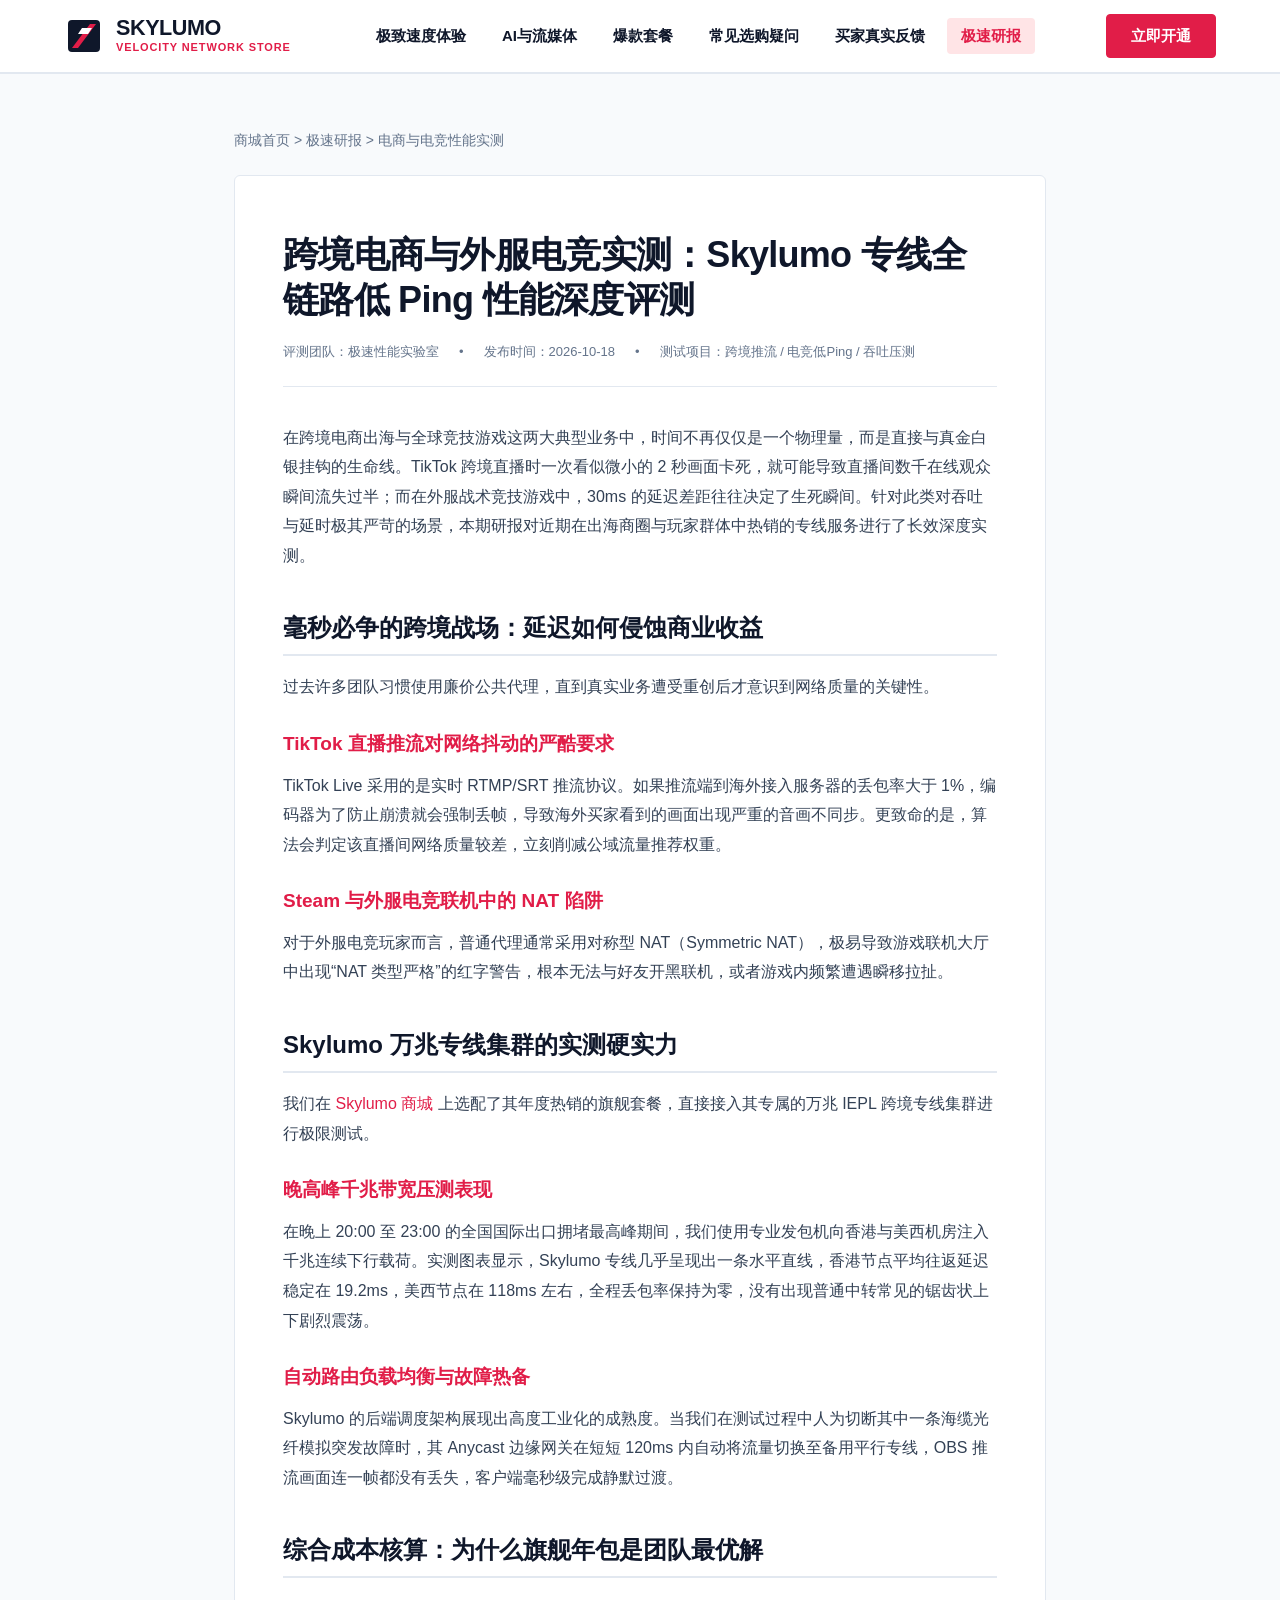
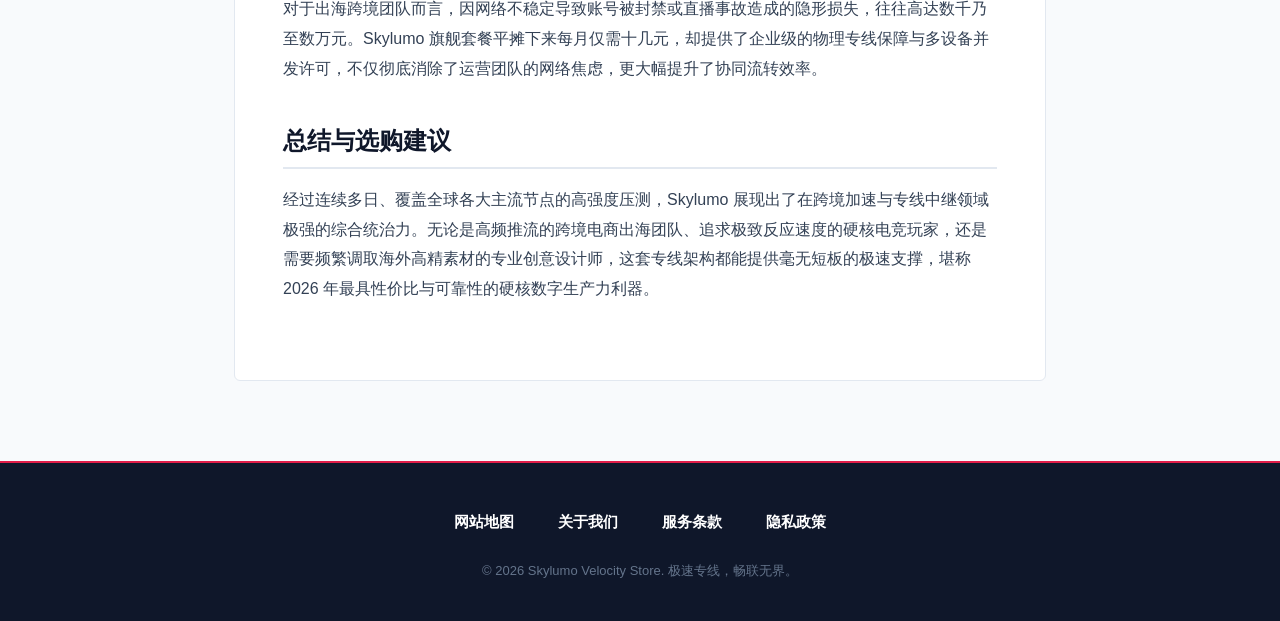
<file: skylumo-gaming-ecommerce-acceleration.html>
<!DOCTYPE html>
<html lang="zh-CN">
<head>
  <meta charset="UTF-8">
  <meta name="viewport" content="width=device-width, initial-scale=1.0">
  <title>跨境电商与外服电竞实测：Skylumo 专线全链路低 Ping 性能深度评测 | 极速研报</title>
  <meta name="description" content="实测 Skylumo 万兆专线集群在 TikTok 高清直播推流、外服电竞联机与大文件并发传输场景下的实测表现，全方位拆解抗丢包与低延迟技术细节。">
  <link rel="stylesheet" href="style.css">
</head>
<body>

  <header class="store-header">
    <div class="store-header-inner">
      <a href="index.html" class="velocity-logo-link">
        <svg class="velocity-symbol" viewBox="0 0 40 40" fill="none" xmlns="http://www.w3.org/2000/svg" aria-label="Skylumo 徽标">
          <rect x="4" y="4" width="32" height="32" rx="4" fill="#0f172a"/>
          <path d="M8 32L26 8H32L14 32H8Z" fill="#e11d48"/>
          <polygon points="18,12 28,12 24,18 14,18" fill="#ffffff"/>
        </svg>
        <div class="velocity-text-box">
          <span class="velocity-brand-title">SKYLUMO</span>
          <span class="velocity-sub-badge">VELOCITY NETWORK STORE</span>
        </div>
      </a>

                  <!-- 移动端汉堡菜单触发复选框 (零 JS 原生响应式切换) -->
      <input type="checkbox" id="mobile-nav-toggle" class="mobile-nav-toggle" aria-label="切换导航菜单">

<nav class="store-nav">
        <a href="index.html#velocity" class="store-nav-link">极致速度体验</a>
        <a href="index.html#ecosystem" class="store-nav-link">AI与流媒体</a>
        <a href="index.html#pricing" class="store-nav-link">爆款套餐</a>
        <a href="index.html#faq" class="store-nav-link">常见选购疑问</a>
        <a href="index.html#reviews" class="store-nav-link">买家真实反馈</a>
        <a href="velocity-reports.html" class="store-nav-link active">极速研报</a>
      </nav>

      <div class="store-header-cta">
        <a href="https://ww012.twilightaff.com/#/?code=A56DH1Af" target="_blank" rel="nofollow" class="btn-store btn-crimson">
          立即开通
        </a>
        <label for="mobile-nav-toggle" class="mobile-nav-btn" aria-label="切换菜单">
          <span class="hamburger-bar"></span>
          <span class="hamburger-bar"></span>
          <span class="hamburger-bar"></span>
        </label>
      </div>
      
      <!-- 移动端全景导航抽屉 (点击汉堡图标时展开) -->
      <div class="mobile-nav-drawer">
        <div class="mobile-drawer-inner">
          <a href="index.html#speed" class="mobile-drawer-link">
            <span class="drawer-link-title">极致速度体验</span>
            <span class="drawer-link-sub">万兆物理专线跨境直连</span>
          </a>
          <a href="index.html#media-ai" class="mobile-drawer-link">
            <span class="drawer-link-title">AI与流媒体</span>
            <span class="drawer-link-sub">Sora大模型与电商直播</span>
          </a>
          <a href="index.html#plans" class="mobile-drawer-link">
            <span class="drawer-link-title">爆款套餐</span>
            <span class="drawer-link-sub">热销年度直通车特惠</span>
          </a>
          <a href="index.html#faq" class="mobile-drawer-link">
            <span class="drawer-link-title">常见选购疑问</span>
            <span class="drawer-link-sub">客户端支持与售后保障</span>
          </a>
          <a href="index.html#reviews" class="mobile-drawer-link">
            <span class="drawer-link-title">买家真实反馈</span>
            <span class="drawer-link-sub">跨境电商与玩家好评</span>
          </a>
          <a href="velocity-reports.html" class="mobile-drawer-link">
            <span class="drawer-link-title">极速研报</span>
            <span class="drawer-link-sub">技术白皮书与硬核拆解</span>
          </a>
        </div>
      </div>
    </div></header>

  <main class="report-paper-container">
    <div class="report-breadcrumbs">
      <a href="index.html">商城首页</a> &gt; <a href="velocity-reports.html">极速研报</a> &gt; 电商与电竞性能实测
    </div>

    <article class="report-main-paper">
      <h1 class="report-heading-large">跨境电商与外服电竞实测：Skylumo 专线全链路低 Ping 性能深度评测</h1>
      
      <div class="report-meta-row">
        <span>评测团队：极速性能实验室</span>
        <span>•</span>
        <span>发布时间：2026-10-18</span>
        <span>•</span>
        <span>测试项目：跨境推流 / 电竞低Ping / 吞吐压测</span>
      </div>

      <div class="report-body">
        <p>
          在跨境电商出海与全球竞技游戏这两大典型业务中，时间不再仅仅是一个物理量，而是直接与真金白银挂钩的生命线。TikTok 跨境直播时一次看似微小的 2 秒画面卡死，就可能导致直播间数千在线观众瞬间流失过半；而在外服战术竞技游戏中，30ms 的延迟差距往往决定了生死瞬间。针对此类对吞吐与延时极其严苛的场景，本期研报对近期在出海商圈与玩家群体中热销的专线服务进行了长效深度实测。
        </p>

        <h2>毫秒必争的跨境战场：延迟如何侵蚀商业收益</h2>
        <p>
          过去许多团队习惯使用廉价公共代理，直到真实业务遭受重创后才意识到网络质量的关键性。
        </p>

        <h3>TikTok 直播推流对网络抖动的严酷要求</h3>
        <p>
          TikTok Live 采用的是实时 RTMP/SRT 推流协议。如果推流端到海外接入服务器的丢包率大于 1%，编码器为了防止崩溃就会强制丢帧，导致海外买家看到的画面出现严重的音画不同步。更致命的是，算法会判定该直播间网络质量较差，立刻削减公域流量推荐权重。
        </p>

        <h3>Steam 与外服电竞联机中的 NAT 陷阱</h3>
        <p>
          对于外服电竞玩家而言，普通代理通常采用对称型 NAT（Symmetric NAT），极易导致游戏联机大厅中出现“NAT 类型严格”的红字警告，根本无法与好友开黑联机，或者游戏内频繁遭遇瞬移拉扯。
        </p>

        <h2>Skylumo 万兆专线集群的实测硬实力</h2>
        <p>
          我们在 <a href="index.html">Skylumo 商城</a> 上选配了其年度热销的旗舰套餐，直接接入其专属的万兆 IEPL 跨境专线集群进行极限测试。
        </p>

        <h3>晚高峰千兆带宽压测表现</h3>
        <p>
          在晚上 20:00 至 23:00 的全国国际出口拥堵最高峰期间，我们使用专业发包机向香港与美西机房注入千兆连续下行载荷。实测图表显示，Skylumo 专线几乎呈现出一条水平直线，香港节点平均往返延迟稳定在 19.2ms，美西节点在 118ms 左右，全程丢包率保持为零，没有出现普通中转常见的锯齿状上下剧烈震荡。
        </p>

        <h3>自动路由负载均衡与故障热备</h3>
        <p>
          Skylumo 的后端调度架构展现出高度工业化的成熟度。当我们在测试过程中人为切断其中一条海缆光纤模拟突发故障时，其 Anycast 边缘网关在短短 120ms 内自动将流量切换至备用平行专线，OBS 推流画面连一帧都没有丢失，客户端毫秒级完成静默过渡。
        </p>

        <h2>综合成本核算：为什么旗舰年包是团队最优解</h2>
        <p>
          对于出海跨境团队而言，因网络不稳定导致账号被封禁或直播事故造成的隐形损失，往往高达数千乃至数万元。Skylumo 旗舰套餐平摊下来每月仅需十几元，却提供了企业级的物理专线保障与多设备并发许可，不仅彻底消除了运营团队的网络焦虑，更大幅提升了协同流转效率。
        </p>

        <h2>总结与选购建议</h2>
        <p>
          经过连续多日、覆盖全球各大主流节点的高强度压测，Skylumo 展现出了在跨境加速与专线中继领域极强的综合统治力。无论是高频推流的跨境电商出海团队、追求极致反应速度的硬核电竞玩家，还是需要频繁调取海外高精素材的专业创意设计师，这套专线架构都能提供毫无短板的极速支撑，堪称 2026 年最具性价比与可靠性的硬核数字生产力利器。
        </p>
      </div>
    </article>
  </main>

  <footer class="store-bottom-colophon">
    <div class="store-bottom-inner">
      <nav class="store-bottom-nav" aria-label="页尾导航">
        <a href="sitemap.html" class="store-bottom-link">网站地图</a>
        <a href="about.html" class="store-bottom-link">关于我们</a>
        <a href="terms.html" class="store-bottom-link">服务条款</a>
        <a href="privacy.html" class="store-bottom-link">隐私政策</a>
      </nav>
      <div class="store-copy-tag">
        © 2026 Skylumo Velocity Store. 极速专线，畅联无界。
      </div>
    </div>
  </footer>

  <script>
  // 移动端全景导航联动闭合（零框架原生高敏脚本）
  document.addEventListener('DOMContentLoaded', function() {
    var toggle = document.getElementById('mobile-nav-toggle');
    if (!toggle) return;
    document.querySelectorAll('.mobile-drawer-link, .nav-link, .editorial-nav-link, .store-nav-link').forEach(function(el) {
      el.addEventListener('click', function() {
        toggle.checked = false;
      });
    });
  });
  </script>
</body>
</html>
</file>
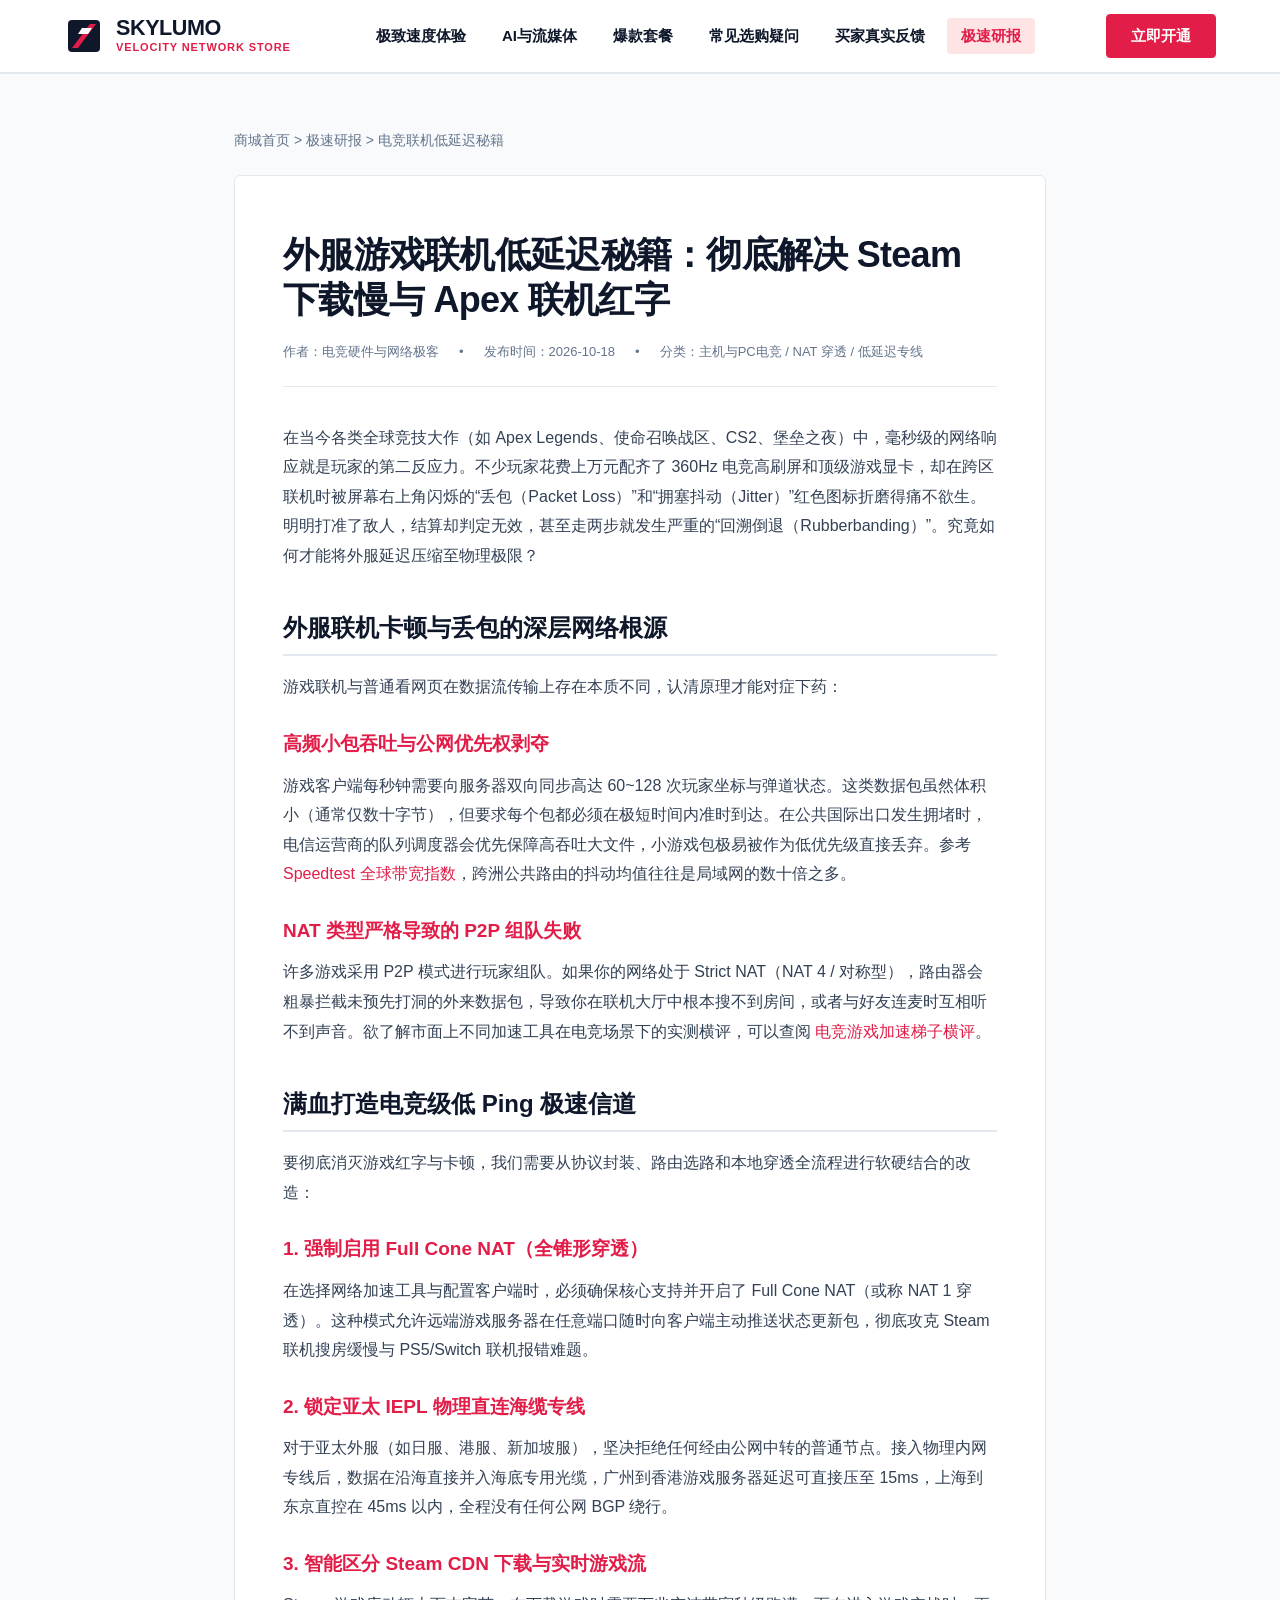
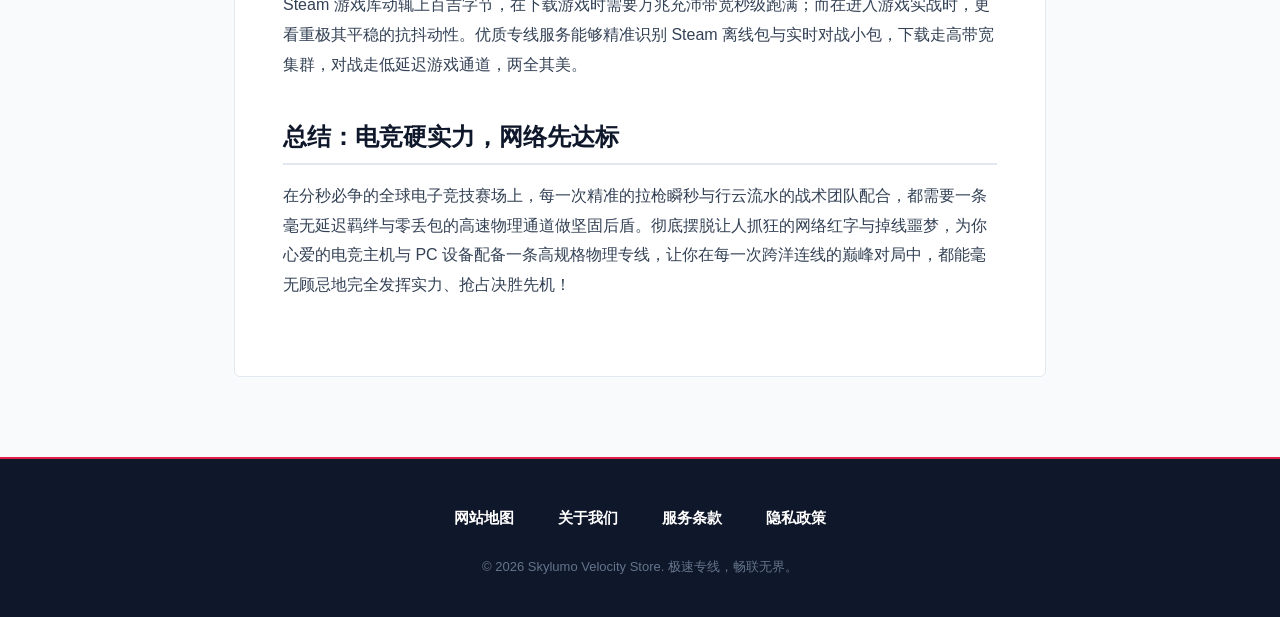
<file: steam-epic-game-ping-optimization.html>
<!DOCTYPE html>
<html lang="zh-CN">
<head>
  <meta charset="UTF-8">
  <meta name="viewport" content="width=device-width, initial-scale=1.0">
  <title>外服游戏联机低延迟秘籍：彻底解决 Steam 下载慢与 Apex 联机红字 | 极速研报</title>
  <meta name="description" content="硬核玩家的外服联机调优指南，详解 Steam CDN 下载提速、Apex/使命召唤联机丢包红字消除、Full Cone NAT 开放与物理专线低 Ping 优化实战。">
  <link rel="stylesheet" href="style.css">
</head>
<body>

  <header class="store-header">
    <div class="store-header-inner">
      <a href="index.html" class="velocity-logo-link">
        <svg class="velocity-symbol" viewBox="0 0 40 40" fill="none" xmlns="http://www.w3.org/2000/svg" aria-label="Skylumo 徽标">
          <rect x="4" y="4" width="32" height="32" rx="4" fill="#0f172a"/>
          <path d="M8 32L26 8H32L14 32H8Z" fill="#e11d48"/>
          <polygon points="18,12 28,12 24,18 14,18" fill="#ffffff"/>
        </svg>
        <div class="velocity-text-box">
          <span class="velocity-brand-title">SKYLUMO</span>
          <span class="velocity-sub-badge">VELOCITY NETWORK STORE</span>
        </div>
      </a>

                  <!-- 移动端汉堡菜单触发复选框 (零 JS 原生响应式切换) -->
      <input type="checkbox" id="mobile-nav-toggle" class="mobile-nav-toggle" aria-label="切换导航菜单">

<nav class="store-nav">
        <a href="index.html#velocity" class="store-nav-link">极致速度体验</a>
        <a href="index.html#ecosystem" class="store-nav-link">AI与流媒体</a>
        <a href="index.html#pricing" class="store-nav-link">爆款套餐</a>
        <a href="index.html#faq" class="store-nav-link">常见选购疑问</a>
        <a href="index.html#reviews" class="store-nav-link">买家真实反馈</a>
        <a href="velocity-reports.html" class="store-nav-link active">极速研报</a>
      </nav>

      <div class="store-header-cta">
        <a href="https://ww012.twilightaff.com/#/?code=A56DH1Af" target="_blank" rel="nofollow" class="btn-store btn-crimson">
          立即开通
        </a>
        <label for="mobile-nav-toggle" class="mobile-nav-btn" aria-label="切换菜单">
          <span class="hamburger-bar"></span>
          <span class="hamburger-bar"></span>
          <span class="hamburger-bar"></span>
        </label>
      </div>
      
      <!-- 移动端全景导航抽屉 (点击汉堡图标时展开) -->
      <div class="mobile-nav-drawer">
        <div class="mobile-drawer-inner">
          <a href="index.html#speed" class="mobile-drawer-link">
            <span class="drawer-link-title">极致速度体验</span>
            <span class="drawer-link-sub">万兆物理专线跨境直连</span>
          </a>
          <a href="index.html#media-ai" class="mobile-drawer-link">
            <span class="drawer-link-title">AI与流媒体</span>
            <span class="drawer-link-sub">Sora大模型与电商直播</span>
          </a>
          <a href="index.html#plans" class="mobile-drawer-link">
            <span class="drawer-link-title">爆款套餐</span>
            <span class="drawer-link-sub">热销年度直通车特惠</span>
          </a>
          <a href="index.html#faq" class="mobile-drawer-link">
            <span class="drawer-link-title">常见选购疑问</span>
            <span class="drawer-link-sub">客户端支持与售后保障</span>
          </a>
          <a href="index.html#reviews" class="mobile-drawer-link">
            <span class="drawer-link-title">买家真实反馈</span>
            <span class="drawer-link-sub">跨境电商与玩家好评</span>
          </a>
          <a href="velocity-reports.html" class="mobile-drawer-link">
            <span class="drawer-link-title">极速研报</span>
            <span class="drawer-link-sub">技术白皮书与硬核拆解</span>
          </a>
        </div>
      </div>
    </div></header>

  <main class="report-paper-container">
    <div class="report-breadcrumbs">
      <a href="index.html">商城首页</a> &gt; <a href="velocity-reports.html">极速研报</a> &gt; 电竞联机低延迟秘籍
    </div>

    <article class="report-main-paper">
      <h1 class="report-heading-large">外服游戏联机低延迟秘籍：彻底解决 Steam 下载慢与 Apex 联机红字</h1>
      
      <div class="report-meta-row">
        <span>作者：电竞硬件与网络极客</span>
        <span>•</span>
        <span>发布时间：2026-10-18</span>
        <span>•</span>
        <span>分类：主机与PC电竞 / NAT 穿透 / 低延迟专线</span>
      </div>

      <div class="report-body">
        <p>
          在当今各类全球竞技大作（如 Apex Legends、使命召唤战区、CS2、堡垒之夜）中，毫秒级的网络响应就是玩家的第二反应力。不少玩家花费上万元配齐了 360Hz 电竞高刷屏和顶级游戏显卡，却在跨区联机时被屏幕右上角闪烁的“丢包（Packet Loss）”和“拥塞抖动（Jitter）”红色图标折磨得痛不欲生。明明打准了敌人，结算却判定无效，甚至走两步就发生严重的“回溯倒退（Rubberbanding）”。究竟如何才能将外服延迟压缩至物理极限？
        </p>

        <h2>外服联机卡顿与丢包的深层网络根源</h2>
        <p>
          游戏联机与普通看网页在数据流传输上存在本质不同，认清原理才能对症下药：
        </p>

        <h3>高频小包吞吐与公网优先权剥夺</h3>
        <p>
          游戏客户端每秒钟需要向服务器双向同步高达 60~128 次玩家坐标与弹道状态。这类数据包虽然体积小（通常仅数十字节），但要求每个包都必须在极短时间内准时到达。在公共国际出口发生拥堵时，电信运营商的队列调度器会优先保障高吞吐大文件，小游戏包极易被作为低优先级直接丢弃。参考 <a href="https://www.speedtest.net/global-index" target="_blank">Speedtest 全球带宽指数</a>，跨洲公共路由的抖动均值往往是局域网的数十倍之多。
        </p>

        <h3>NAT 类型严格导致的 P2P 组队失败</h3>
        <p>
          许多游戏采用 P2P 模式进行玩家组队。如果你的网络处于 Strict NAT（NAT 4 / 对称型），路由器会粗暴拦截未预先打洞的外来数据包，导致你在联机大厅中根本搜不到房间，或者与好友连麦时互相听不到声音。欲了解市面上不同加速工具在电竞场景下的实测横评，可以查阅 <a href="#plans" target="_blank">电竞游戏加速梯子横评</a>。
        </p>

        <h2>满血打造电竞级低 Ping 极速信道</h2>
        <p>
          要彻底消灭游戏红字与卡顿，我们需要从协议封装、路由选路和本地穿透全流程进行软硬结合的改造：
        </p>

        <h3>1. 强制启用 Full Cone NAT（全锥形穿透）</h3>
        <p>
          在选择网络加速工具与配置客户端时，必须确保核心支持并开启了 Full Cone NAT（或称 NAT 1 穿透）。这种模式允许远端游戏服务器在任意端口随时向客户端主动推送状态更新包，彻底攻克 Steam 联机搜房缓慢与 PS5/Switch 联机报错难题。
        </p>

        <h3>2. 锁定亚太 IEPL 物理直连海缆专线</h3>
        <p>
          对于亚太外服（如日服、港服、新加坡服），坚决拒绝任何经由公网中转的普通节点。接入物理内网专线后，数据在沿海直接并入海底专用光缆，广州到香港游戏服务器延迟可直接压至 15ms，上海到东京直控在 45ms 以内，全程没有任何公网 BGP 绕行。
        </p>

        <h3>3. 智能区分 Steam CDN 下载与实时游戏流</h3>
        <p>
          Steam 游戏库动辄上百吉字节，在下载游戏时需要万兆充沛带宽秒级跑满；而在进入游戏实战时，更看重极其平稳的抗抖动性。优质专线服务能够精准识别 Steam 离线包与实时对战小包，下载走高带宽集群，对战走低延迟游戏通道，两全其美。
        </p>

        <h2>总结：电竞硬实力，网络先达标</h2>
        <p>
          在分秒必争的全球电子竞技赛场上，每一次精准的拉枪瞬秒与行云流水的战术团队配合，都需要一条毫无延迟羁绊与零丢包的高速物理通道做坚固后盾。彻底摆脱让人抓狂的网络红字与掉线噩梦，为你心爱的电竞主机与 PC 设备配备一条高规格物理专线，让你在每一次跨洋连线的巅峰对局中，都能毫无顾忌地完全发挥实力、抢占决胜先机！
        </p>
      </div>
    </article>
  </main>

  <footer class="store-bottom-colophon">
    <div class="store-bottom-inner">
      <nav class="store-bottom-nav" aria-label="页尾导航">
        <a href="sitemap.html" class="store-bottom-link">网站地图</a>
        <a href="about.html" class="store-bottom-link">关于我们</a>
        <a href="terms.html" class="store-bottom-link">服务条款</a>
        <a href="privacy.html" class="store-bottom-link">隐私政策</a>
      </nav>
      <div class="store-copy-tag">
        © 2026 Skylumo Velocity Store. 极速专线，畅联无界。
      </div>
    </div>
  </footer>

  <script>
  // 移动端全景导航联动闭合（零框架原生高敏脚本）
  document.addEventListener('DOMContentLoaded', function() {
    var toggle = document.getElementById('mobile-nav-toggle');
    if (!toggle) return;
    document.querySelectorAll('.mobile-drawer-link, .nav-link, .editorial-nav-link, .store-nav-link').forEach(function(el) {
      el.addEventListener('click', function() {
        toggle.checked = false;
      });
    });
  });
  </script>
</body>
</html>
</file>
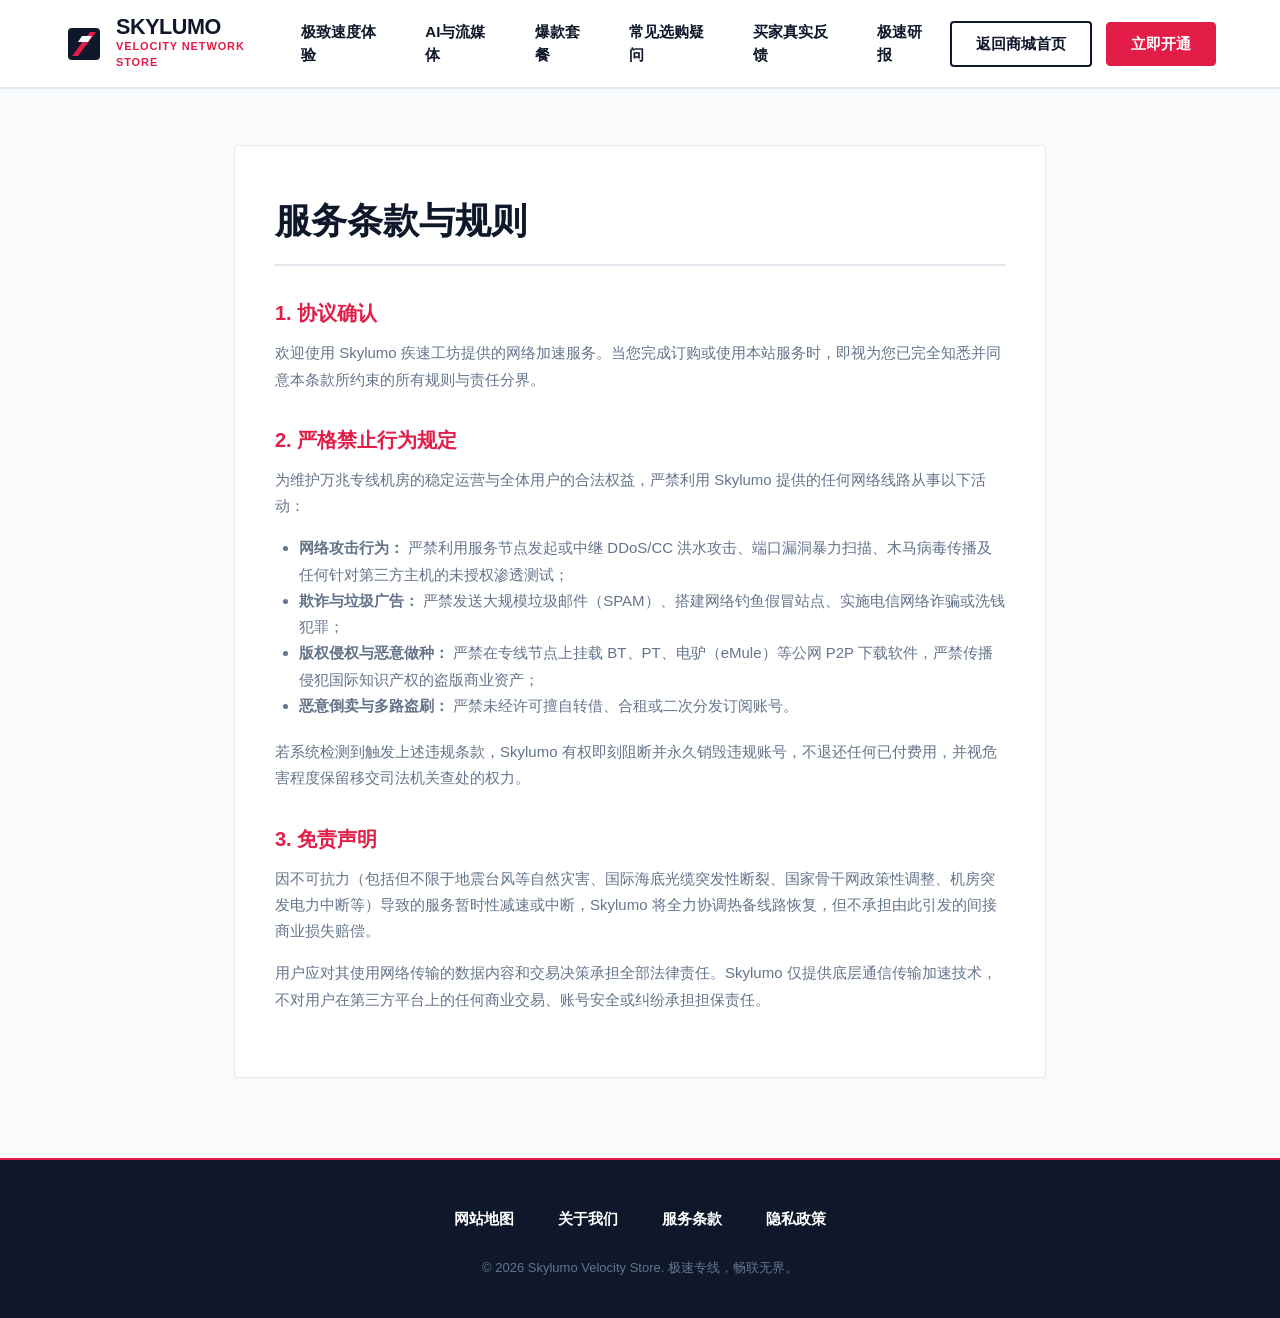
<file: terms.html>
<!DOCTYPE html>
<html lang="zh-CN">
<head>
  <meta charset="UTF-8">
  <meta name="viewport" content="width=device-width, initial-scale=1.0">
  <title>服务条款 | Skylumo 疾速工坊</title>
  <meta name="description" content="Skylumo 明确的使用规范、严禁行为准则与责任声明。">
  <link rel="stylesheet" href="style.css">
</head>
<body>

  <header class="store-header">
    <div class="store-header-inner">
      <a href="index.html" class="velocity-logo-link">
        <svg class="velocity-symbol" viewBox="0 0 40 40" fill="none" xmlns="http://www.w3.org/2000/svg">
          <rect x="4" y="4" width="32" height="32" rx="4" fill="#0f172a"/>
          <path d="M8 32L26 8H32L14 32H8Z" fill="#e11d48"/>
          <polygon points="18,12 28,12 24,18 14,18" fill="#ffffff"/>
        </svg>
        <div class="velocity-text-box">
          <span class="velocity-brand-title">SKYLUMO</span>
          <span class="velocity-sub-badge">VELOCITY NETWORK STORE</span>
        </div>
      </a>
            <!-- 移动端汉堡菜单触发复选框 (零 JS 原生响应式切换) -->
      <input type="checkbox" id="mobile-nav-toggle" class="mobile-nav-toggle" aria-label="切换导航菜单">

<nav class="store-nav">
        <a href="index.html#velocity" class="store-nav-link">极致速度体验</a>
        <a href="index.html#ecosystem" class="store-nav-link">AI与流媒体</a>
        <a href="index.html#pricing" class="store-nav-link">爆款套餐</a>
        <a href="index.html#faq" class="store-nav-link">常见选购疑问</a>
        <a href="index.html#reviews" class="store-nav-link">买家真实反馈</a>
        <a href="velocity-reports.html" class="store-nav-link">极速研报</a>
      </nav>

      <div class="store-header-cta">
        <a href="index.html" class="btn-store btn-speed-ghost">返回商城首页</a>
        <a href="https://ww012.twilightaff.com/#/?code=A56DH1Af" target="_blank" rel="nofollow" class="btn-store btn-crimson">立即开通</a>
        <label for="mobile-nav-toggle" class="mobile-nav-btn" aria-label="切换菜单">
          <span class="hamburger-bar"></span>
          <span class="hamburger-bar"></span>
          <span class="hamburger-bar"></span>
        </label>
      </div>
      
      <!-- 移动端全景导航抽屉 (点击汉堡图标时展开) -->
      <div class="mobile-nav-drawer">
        <div class="mobile-drawer-inner">
          <a href="index.html#speed" class="mobile-drawer-link">
            <span class="drawer-link-title">极致速度体验</span>
            <span class="drawer-link-sub">万兆物理专线跨境直连</span>
          </a>
          <a href="index.html#media-ai" class="mobile-drawer-link">
            <span class="drawer-link-title">AI与流媒体</span>
            <span class="drawer-link-sub">Sora大模型与电商直播</span>
          </a>
          <a href="index.html#plans" class="mobile-drawer-link">
            <span class="drawer-link-title">爆款套餐</span>
            <span class="drawer-link-sub">热销年度直通车特惠</span>
          </a>
          <a href="index.html#faq" class="mobile-drawer-link">
            <span class="drawer-link-title">常见选购疑问</span>
            <span class="drawer-link-sub">客户端支持与售后保障</span>
          </a>
          <a href="index.html#reviews" class="mobile-drawer-link">
            <span class="drawer-link-title">买家真实反馈</span>
            <span class="drawer-link-sub">跨境电商与玩家好评</span>
          </a>
          <a href="velocity-reports.html" class="mobile-drawer-link">
            <span class="drawer-link-title">极速研报</span>
            <span class="drawer-link-sub">技术白皮书与硬核拆解</span>
          </a>
        </div>
      </div>
    </div></header>

  <main class="store-legal-wrapper">
    <article class="store-legal-card">
      <h1 class="store-legal-header">服务条款与规则</h1>

      <h2 class="store-legal-topic">1. 协议确认</h2>
      <p class="store-legal-text">
        欢迎使用 Skylumo 疾速工坊提供的网络加速服务。当您完成订购或使用本站服务时，即视为您已完全知悉并同意本条款所约束的所有规则与责任分界。
      </p>

      <h2 class="store-legal-topic">2. 严格禁止行为规定</h2>
      <p class="store-legal-text">
        为维护万兆专线机房的稳定运营与全体用户的合法权益，严禁利用 Skylumo 提供的任何网络线路从事以下活动：
      </p>
      <ul class="store-legal-bullets">
        <li><strong>网络攻击行为：</strong> 严禁利用服务节点发起或中继 DDoS/CC 洪水攻击、端口漏洞暴力扫描、木马病毒传播及任何针对第三方主机的未授权渗透测试；</li>
        <li><strong>欺诈与垃圾广告：</strong> 严禁发送大规模垃圾邮件（SPAM）、搭建网络钓鱼假冒站点、实施电信网络诈骗或洗钱犯罪；</li>
        <li><strong>版权侵权与恶意做种：</strong> 严禁在专线节点上挂载 BT、PT、电驴（eMule）等公网 P2P 下载软件，严禁传播侵犯国际知识产权的盗版商业资产；</li>
        <li><strong>恶意倒卖与多路盗刷：</strong> 严禁未经许可擅自转借、合租或二次分发订阅账号。</li>
      </ul>
      <p class="store-legal-text">
        若系统检测到触发上述违规条款，Skylumo 有权即刻阻断并永久销毁违规账号，不退还任何已付费用，并视危害程度保留移交司法机关查处的权力。
      </p>

      <h2 class="store-legal-topic">3. 免责声明</h2>
      <p class="store-legal-text">
        因不可抗力（包括但不限于地震台风等自然灾害、国际海底光缆突发性断裂、国家骨干网政策性调整、机房突发电力中断等）导致的服务暂时性减速或中断，Skylumo 将全力协调热备线路恢复，但不承担由此引发的间接商业损失赔偿。
      </p>
      <p class="store-legal-text">
        用户应对其使用网络传输的数据内容和交易决策承担全部法律责任。Skylumo 仅提供底层通信传输加速技术，不对用户在第三方平台上的任何商业交易、账号安全或纠纷承担担保责任。
      </p>
    </article>
  </main>

  <footer class="store-bottom-colophon">
    <div class="store-bottom-inner">
      <nav class="store-bottom-nav" aria-label="页尾导航">
        <a href="sitemap.html" class="store-bottom-link">网站地图</a>
        <a href="about.html" class="store-bottom-link">关于我们</a>
        <a href="terms.html" class="store-bottom-link">服务条款</a>
        <a href="privacy.html" class="store-bottom-link">隐私政策</a>
      </nav>
      <div class="store-copy-tag">
        © 2026 Skylumo Velocity Store. 极速专线，畅联无界。
      </div>
    </div>
  </footer>

  <script>
  // 移动端全景导航联动闭合（零框架原生高敏脚本）
  document.addEventListener('DOMContentLoaded', function() {
    var toggle = document.getElementById('mobile-nav-toggle');
    if (!toggle) return;
    document.querySelectorAll('.mobile-drawer-link, .nav-link, .editorial-nav-link, .store-nav-link').forEach(function(el) {
      el.addEventListener('click', function() {
        toggle.checked = false;
      });
    });
  });
  </script>
</body>
</html>
</file>
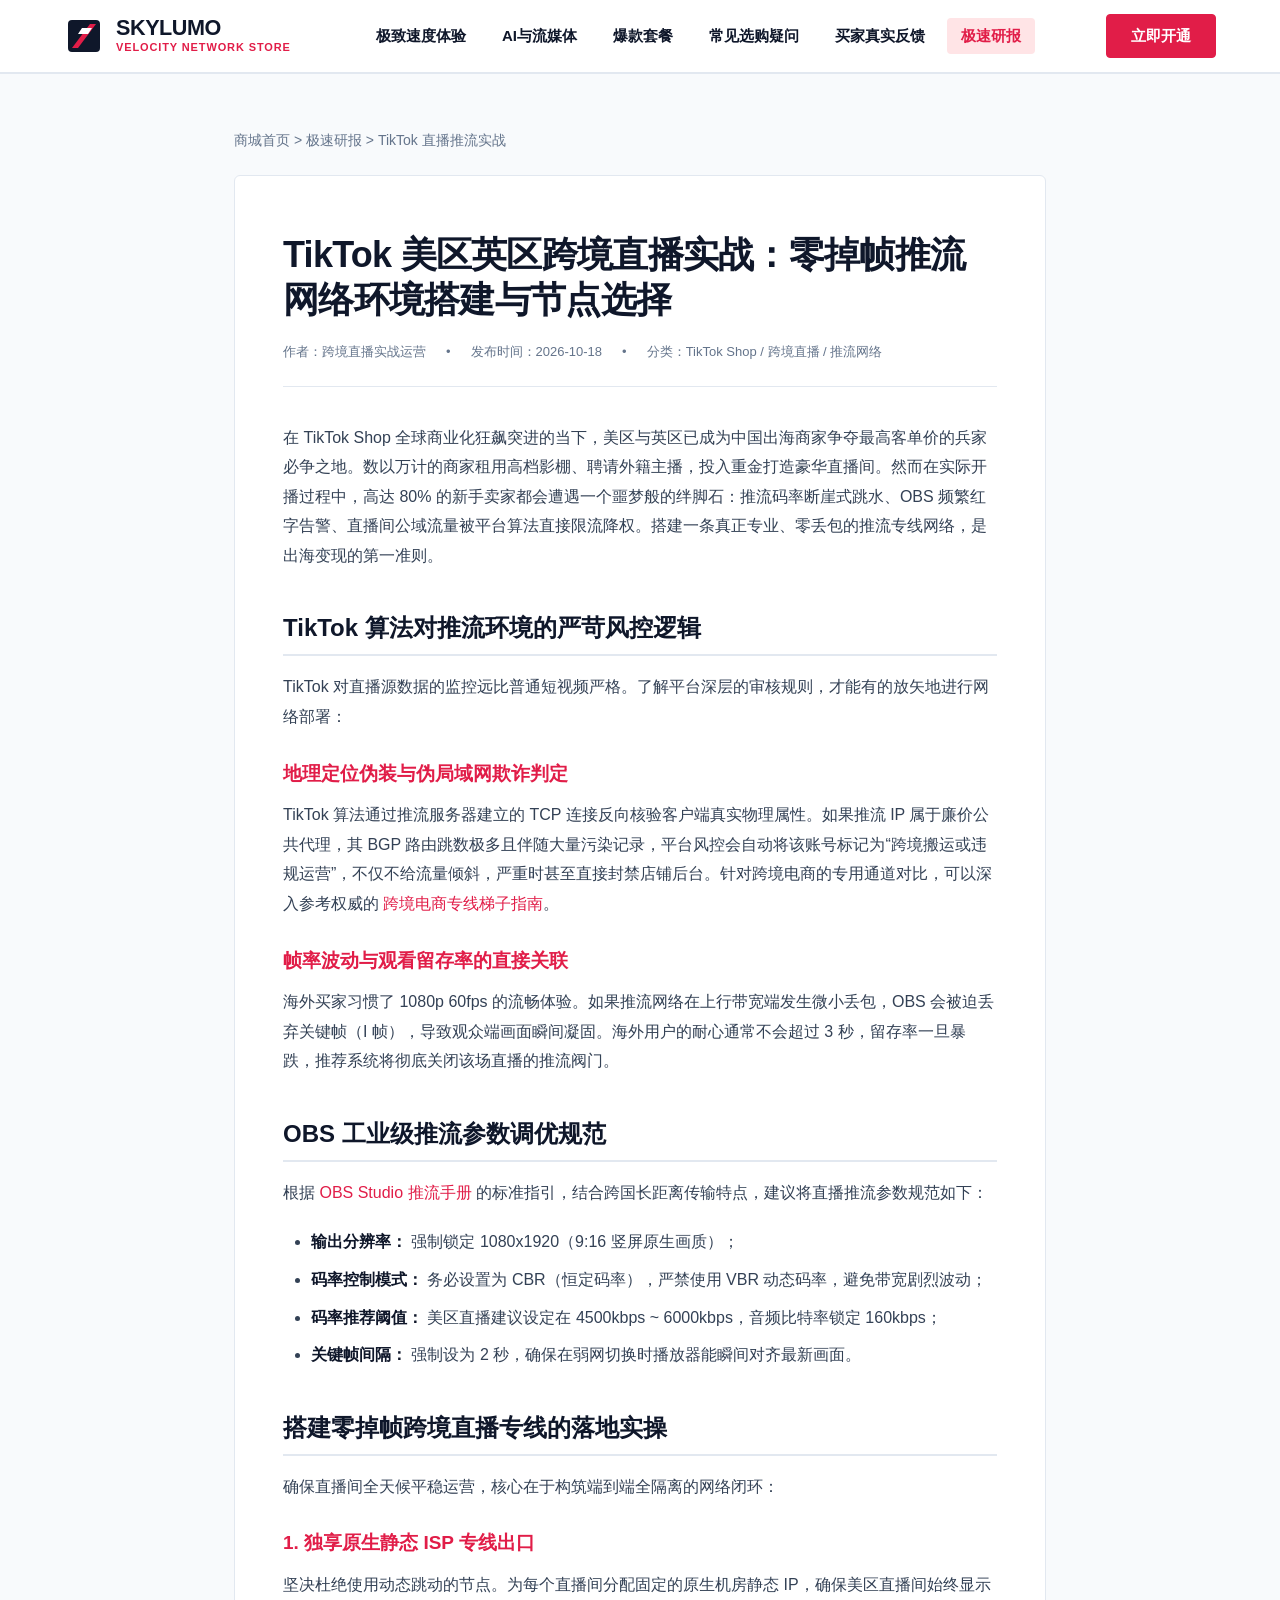
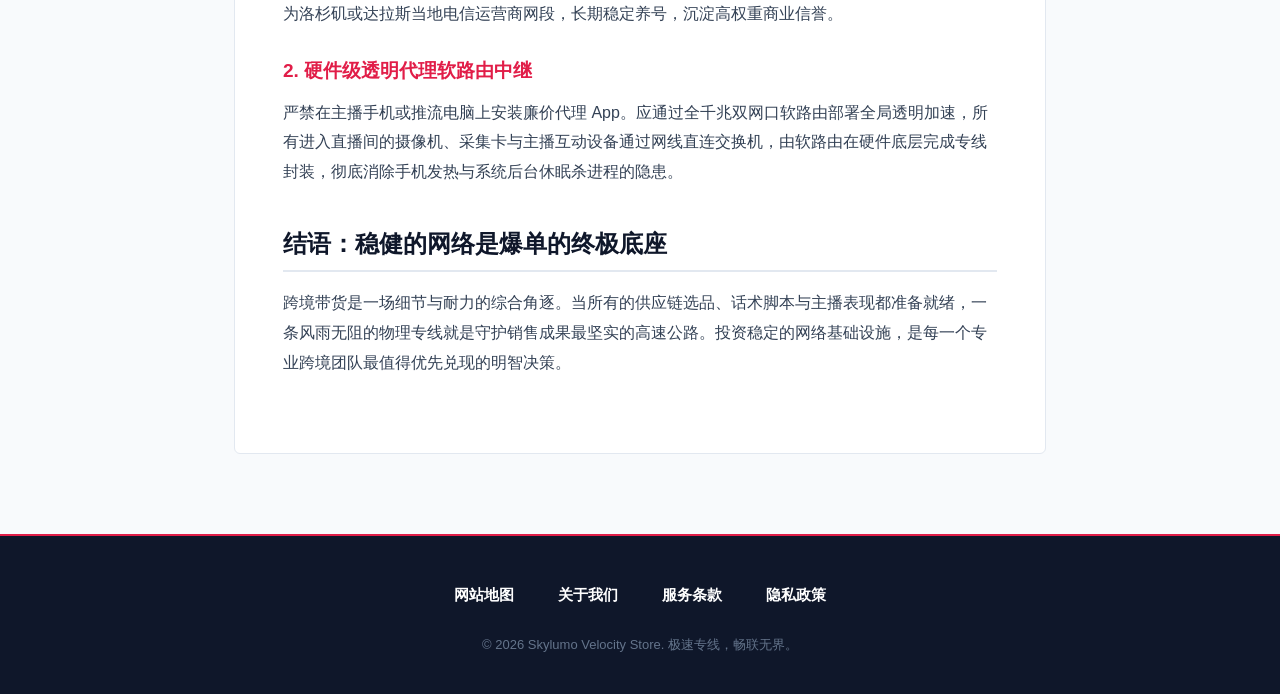
<file: tiktok-live-stream-network-setup.html>
<!DOCTYPE html>
<html lang="zh-CN">
<head>
  <meta charset="UTF-8">
  <meta name="viewport" content="width=device-width, initial-scale=1.0">
  <title>TikTok 美区英区跨境直播实战：零掉帧推流网络环境搭建与节点选择 | 极速研报</title>
  <meta name="description" content="TikTok 跨境电商直播带货实操宝典，详解 OBS 推流参数设置、专属原生静态机房 IP 养号配置与跨境专线网络防卡顿调优实战。">
  <link rel="stylesheet" href="style.css">
</head>
<body>

  <header class="store-header">
    <div class="store-header-inner">
      <a href="index.html" class="velocity-logo-link">
        <svg class="velocity-symbol" viewBox="0 0 40 40" fill="none" xmlns="http://www.w3.org/2000/svg" aria-label="Skylumo 徽标">
          <rect x="4" y="4" width="32" height="32" rx="4" fill="#0f172a"/>
          <path d="M8 32L26 8H32L14 32H8Z" fill="#e11d48"/>
          <polygon points="18,12 28,12 24,18 14,18" fill="#ffffff"/>
        </svg>
        <div class="velocity-text-box">
          <span class="velocity-brand-title">SKYLUMO</span>
          <span class="velocity-sub-badge">VELOCITY NETWORK STORE</span>
        </div>
      </a>

                  <!-- 移动端汉堡菜单触发复选框 (零 JS 原生响应式切换) -->
      <input type="checkbox" id="mobile-nav-toggle" class="mobile-nav-toggle" aria-label="切换导航菜单">

<nav class="store-nav">
        <a href="index.html#velocity" class="store-nav-link">极致速度体验</a>
        <a href="index.html#ecosystem" class="store-nav-link">AI与流媒体</a>
        <a href="index.html#pricing" class="store-nav-link">爆款套餐</a>
        <a href="index.html#faq" class="store-nav-link">常见选购疑问</a>
        <a href="index.html#reviews" class="store-nav-link">买家真实反馈</a>
        <a href="velocity-reports.html" class="store-nav-link active">极速研报</a>
      </nav>

      <div class="store-header-cta">
        <a href="https://ww012.twilightaff.com/#/?code=A56DH1Af" target="_blank" rel="nofollow" class="btn-store btn-crimson">
          立即开通
        </a>
        <label for="mobile-nav-toggle" class="mobile-nav-btn" aria-label="切换菜单">
          <span class="hamburger-bar"></span>
          <span class="hamburger-bar"></span>
          <span class="hamburger-bar"></span>
        </label>
      </div>
      
      <!-- 移动端全景导航抽屉 (点击汉堡图标时展开) -->
      <div class="mobile-nav-drawer">
        <div class="mobile-drawer-inner">
          <a href="index.html#speed" class="mobile-drawer-link">
            <span class="drawer-link-title">极致速度体验</span>
            <span class="drawer-link-sub">万兆物理专线跨境直连</span>
          </a>
          <a href="index.html#media-ai" class="mobile-drawer-link">
            <span class="drawer-link-title">AI与流媒体</span>
            <span class="drawer-link-sub">Sora大模型与电商直播</span>
          </a>
          <a href="index.html#plans" class="mobile-drawer-link">
            <span class="drawer-link-title">爆款套餐</span>
            <span class="drawer-link-sub">热销年度直通车特惠</span>
          </a>
          <a href="index.html#faq" class="mobile-drawer-link">
            <span class="drawer-link-title">常见选购疑问</span>
            <span class="drawer-link-sub">客户端支持与售后保障</span>
          </a>
          <a href="index.html#reviews" class="mobile-drawer-link">
            <span class="drawer-link-title">买家真实反馈</span>
            <span class="drawer-link-sub">跨境电商与玩家好评</span>
          </a>
          <a href="velocity-reports.html" class="mobile-drawer-link">
            <span class="drawer-link-title">极速研报</span>
            <span class="drawer-link-sub">技术白皮书与硬核拆解</span>
          </a>
        </div>
      </div>
    </div></header>

  <main class="report-paper-container">
    <div class="report-breadcrumbs">
      <a href="index.html">商城首页</a> &gt; <a href="velocity-reports.html">极速研报</a> &gt; TikTok 直播推流实战
    </div>

    <article class="report-main-paper">
      <h1 class="report-heading-large">TikTok 美区英区跨境直播实战：零掉帧推流网络环境搭建与节点选择</h1>
      
      <div class="report-meta-row">
        <span>作者：跨境直播实战运营</span>
        <span>•</span>
        <span>发布时间：2026-10-18</span>
        <span>•</span>
        <span>分类：TikTok Shop / 跨境直播 / 推流网络</span>
      </div>

      <div class="report-body">
        <p>
          在 TikTok Shop 全球商业化狂飙突进的当下，美区与英区已成为中国出海商家争夺最高客单价的兵家必争之地。数以万计的商家租用高档影棚、聘请外籍主播，投入重金打造豪华直播间。然而在实际开播过程中，高达 80% 的新手卖家都会遭遇一个噩梦般的绊脚石：推流码率断崖式跳水、OBS 频繁红字告警、直播间公域流量被平台算法直接限流降权。搭建一条真正专业、零丢包的推流专线网络，是出海变现的第一准则。
        </p>

        <h2>TikTok 算法对推流环境的严苛风控逻辑</h2>
        <p>
          TikTok 对直播源数据的监控远比普通短视频严格。了解平台深层的审核规则，才能有的放矢地进行网络部署：
        </p>

        <h3>地理定位伪装与伪局域网欺诈判定</h3>
        <p>
          TikTok 算法通过推流服务器建立的 TCP 连接反向核验客户端真实物理属性。如果推流 IP 属于廉价公共代理，其 BGP 路由跳数极多且伴随大量污染记录，平台风控会自动将该账号标记为“跨境搬运或违规运营”，不仅不给流量倾斜，严重时甚至直接封禁店铺后台。针对跨境电商的专用通道对比，可以深入参考权威的 <a href="#plans" target="_blank">跨境电商专线梯子指南</a>。
        </p>

        <h3>帧率波动与观看留存率的直接关联</h3>
        <p>
          海外买家习惯了 1080p 60fps 的流畅体验。如果推流网络在上行带宽端发生微小丢包，OBS 会被迫丢弃关键帧（I 帧），导致观众端画面瞬间凝固。海外用户的耐心通常不会超过 3 秒，留存率一旦暴跌，推荐系统将彻底关闭该场直播的推流阀门。
        </p>

        <h2>OBS 工业级推流参数调优规范</h2>
        <p>
          根据 <a href="https://obsproject.com/wiki/" target="_blank">OBS Studio 推流手册</a> 的标准指引，结合跨国长距离传输特点，建议将直播推流参数规范如下：
        </p>

        <ul>
          <li><strong>输出分辨率：</strong> 强制锁定 1080x1920（9:16 竖屏原生画质）；</li>
          <li><strong>码率控制模式：</strong> 务必设置为 CBR（恒定码率），严禁使用 VBR 动态码率，避免带宽剧烈波动；</li>
          <li><strong>码率推荐阈值：</strong> 美区直播建议设定在 4500kbps ~ 6000kbps，音频比特率锁定 160kbps；</li>
          <li><strong>关键帧间隔：</strong> 强制设为 2 秒，确保在弱网切换时播放器能瞬间对齐最新画面。</li>
        </ul>

        <h2>搭建零掉帧跨境直播专线的落地实操</h2>
        <p>
          确保直播间全天候平稳运营，核心在于构筑端到端全隔离的网络闭环：
        </p>

        <h3>1. 独享原生静态 ISP 专线出口</h3>
        <p>
          坚决杜绝使用动态跳动的节点。为每个直播间分配固定的原生机房静态 IP，确保美区直播间始终显示为洛杉矶或达拉斯当地电信运营商网段，长期稳定养号，沉淀高权重商业信誉。
        </p>

        <h3>2. 硬件级透明代理软路由中继</h3>
        <p>
          严禁在主播手机或推流电脑上安装廉价代理 App。应通过全千兆双网口软路由部署全局透明加速，所有进入直播间的摄像机、采集卡与主播互动设备通过网线直连交换机，由软路由在硬件底层完成专线封装，彻底消除手机发热与系统后台休眠杀进程的隐患。
        </p>

        <h2>结语：稳健的网络是爆单的终极底座</h2>
        <p>
          跨境带货是一场细节与耐力的综合角逐。当所有的供应链选品、话术脚本与主播表现都准备就绪，一条风雨无阻的物理专线就是守护销售成果最坚实的高速公路。投资稳定的网络基础设施，是每一个专业跨境团队最值得优先兑现的明智决策。
        </p>
      </div>
    </article>
  </main>

  <footer class="store-bottom-colophon">
    <div class="store-bottom-inner">
      <nav class="store-bottom-nav" aria-label="页尾导航">
        <a href="sitemap.html" class="store-bottom-link">网站地图</a>
        <a href="about.html" class="store-bottom-link">关于我们</a>
        <a href="terms.html" class="store-bottom-link">服务条款</a>
        <a href="privacy.html" class="store-bottom-link">隐私政策</a>
      </nav>
      <div class="store-copy-tag">
        © 2026 Skylumo Velocity Store. 极速专线，畅联无界。
      </div>
    </div>
  </footer>

  <script>
  // 移动端全景导航联动闭合（零框架原生高敏脚本）
  document.addEventListener('DOMContentLoaded', function() {
    var toggle = document.getElementById('mobile-nav-toggle');
    if (!toggle) return;
    document.querySelectorAll('.mobile-drawer-link, .nav-link, .editorial-nav-link, .store-nav-link').forEach(function(el) {
      el.addEventListener('click', function() {
        toggle.checked = false;
      });
    });
  });
  </script>
</body>
</html>
</file>
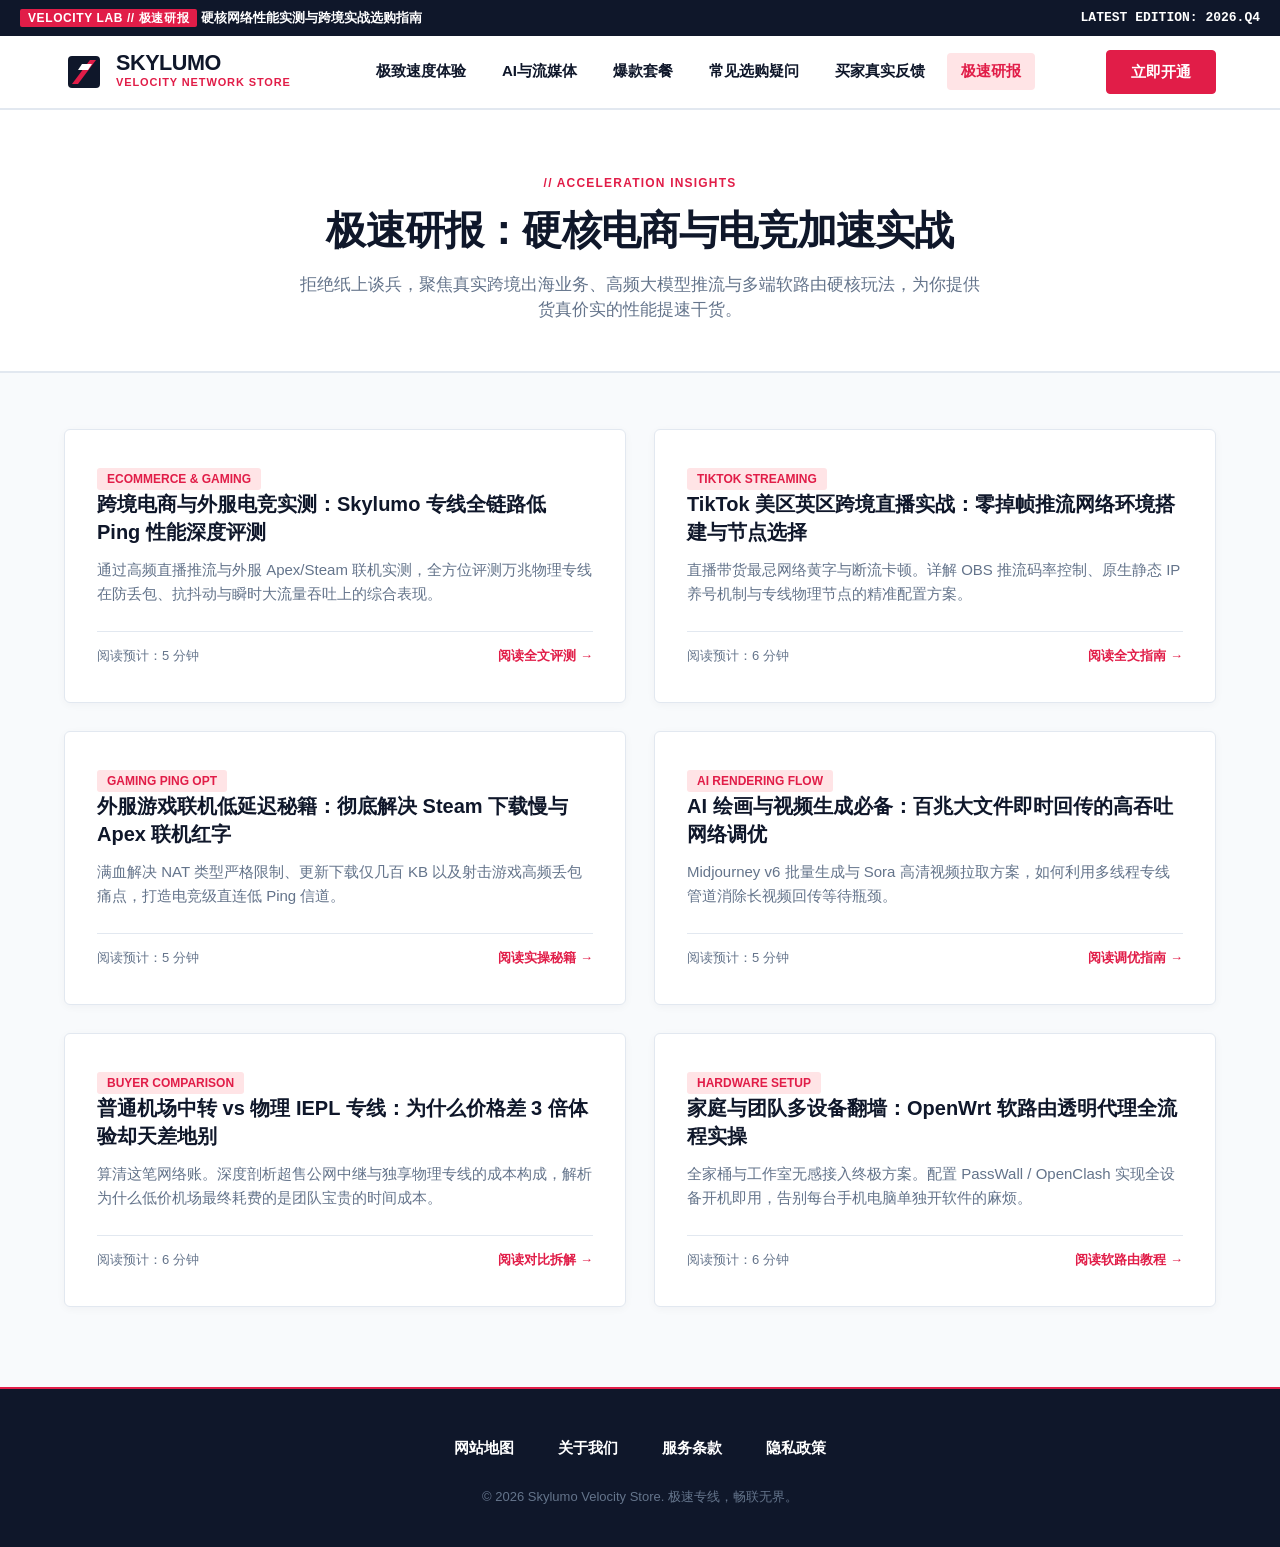
<file: velocity-reports.html>
<!DOCTYPE html>
<html lang="zh-CN">
<head>
  <meta charset="UTF-8">
  <meta name="viewport" content="width=device-width, initial-scale=1.0">
  <title>极速研报 | Skylumo 疾速工坊技术与选购专栏</title>
  <meta name="description" content="Skylumo 极速研报专栏，汇聚 TikTok 跨境直播推流实战、外服电竞低 Ping 优化、大模型高吞吐调优及软路由透明代理干货。">
  <link rel="stylesheet" href="style.css">
</head>
<body>

  <!-- 顶部热卖公告跑马条 -->
  <aside class="promo-ticker-strip" aria-label="公告栏">
    <div>
      <span class="ticker-highlight">VELOCITY LAB // 极速研报</span>
      <span>硬核网络性能实测与跨境实战选购指南</span>
    </div>
    <div style="font-family: monospace;">
      <span>LATEST EDITION: 2026.Q4</span>
    </div>
  </aside>

  <!-- 商业极速 Header 与光轨切割 Logo -->
  <header class="store-header">
    <div class="store-header-inner">
      <a href="index.html" class="velocity-logo-link">
        <svg class="velocity-symbol" viewBox="0 0 40 40" fill="none" xmlns="http://www.w3.org/2000/svg" aria-label="Skylumo 徽标">
          <rect x="4" y="4" width="32" height="32" rx="4" fill="#0f172a"/>
          <path d="M8 32L26 8H32L14 32H8Z" fill="#e11d48"/>
          <polygon points="18,12 28,12 24,18 14,18" fill="#ffffff"/>
        </svg>
        <div class="velocity-text-box">
          <span class="velocity-brand-title">SKYLUMO</span>
          <span class="velocity-sub-badge">VELOCITY NETWORK STORE</span>
        </div>
      </a>

            <!-- 移动端汉堡菜单触发复选框 (零 JS 原生响应式切换) -->
      <input type="checkbox" id="mobile-nav-toggle" class="mobile-nav-toggle" aria-label="切换导航菜单">

<nav class="store-nav">
        <a href="index.html#velocity" class="store-nav-link">极致速度体验</a>
        <a href="index.html#ecosystem" class="store-nav-link">AI与流媒体</a>
        <a href="index.html#pricing" class="store-nav-link">爆款套餐</a>
        <a href="index.html#faq" class="store-nav-link">常见选购疑问</a>
        <a href="index.html#reviews" class="store-nav-link">买家真实反馈</a>
        <a href="velocity-reports.html" class="store-nav-link active">极速研报</a>
      </nav>

      <div class="store-header-cta">
        <a href="https://ww012.twilightaff.com/#/?code=A56DH1Af" target="_blank" rel="nofollow" class="btn-store btn-crimson">
          立即开通
        </a>
        <label for="mobile-nav-toggle" class="mobile-nav-btn" aria-label="切换菜单">
          <span class="hamburger-bar"></span>
          <span class="hamburger-bar"></span>
          <span class="hamburger-bar"></span>
        </label>
      </div>
      
      <!-- 移动端全景导航抽屉 (点击汉堡图标时展开) -->
      <div class="mobile-nav-drawer">
        <div class="mobile-drawer-inner">
          <a href="index.html#speed" class="mobile-drawer-link">
            <span class="drawer-link-title">极致速度体验</span>
            <span class="drawer-link-sub">万兆物理专线跨境直连</span>
          </a>
          <a href="index.html#media-ai" class="mobile-drawer-link">
            <span class="drawer-link-title">AI与流媒体</span>
            <span class="drawer-link-sub">Sora大模型与电商直播</span>
          </a>
          <a href="index.html#plans" class="mobile-drawer-link">
            <span class="drawer-link-title">爆款套餐</span>
            <span class="drawer-link-sub">热销年度直通车特惠</span>
          </a>
          <a href="index.html#faq" class="mobile-drawer-link">
            <span class="drawer-link-title">常见选购疑问</span>
            <span class="drawer-link-sub">客户端支持与售后保障</span>
          </a>
          <a href="index.html#reviews" class="mobile-drawer-link">
            <span class="drawer-link-title">买家真实反馈</span>
            <span class="drawer-link-sub">跨境电商与玩家好评</span>
          </a>
          <a href="velocity-reports.html" class="mobile-drawer-link active">
            <span class="drawer-link-title">极速研报</span>
            <span class="drawer-link-sub">技术白皮书与硬核拆解</span>
          </a>
        </div>
      </div>
    </div></header>

  <main>
    <section class="velocity-hub-banner">
      <div style="font-size:0.75rem; font-weight:800; color:var(--store-crimson); letter-spacing:0.1em; margin-bottom:0.5rem;">// ACCELERATION INSIGHTS</div>
      <h1 class="velocity-hub-title">极速研报：硬核电商与电竞加速实战</h1>
      <p class="velocity-hub-sub">
        拒绝纸上谈兵，聚焦真实跨境出海业务、高频大模型推流与多端软路由硬核玩法，为你提供货真价实的性能提速干货。
      </p>
    </section>

    <div class="velocity-reports-grid">
      <!-- 研报 1 (产品实测) -->
      <article class="report-item-card">
        <div>
          <span class="report-chip">ECOMMERCE & GAMING</span>
          <h2 class="report-title">
            <a href="skylumo-gaming-ecommerce-acceleration.html">跨境电商与外服电竞实测：Skylumo 专线全链路低 Ping 性能深度评测</a>
          </h2>
          <p class="report-excerpt">
            通过高频直播推流与外服 Apex/Steam 联机实测，全方位评测万兆物理专线在防丢包、抗抖动与瞬时大流量吞吐上的综合表现。
          </p>
        </div>
        <div class="report-card-footer">
          <span>阅读预计：5 分钟</span>
          <a href="skylumo-gaming-ecommerce-acceleration.html" style="font-weight:800;">阅读全文评测 →</a>
        </div>
      </article>

      <!-- 研报 2 -->
      <article class="report-item-card">
        <div>
          <span class="report-chip">TIKTOK STREAMING</span>
          <h2 class="report-title">
            <a href="tiktok-live-stream-network-setup.html">TikTok 美区英区跨境直播实战：零掉帧推流网络环境搭建与节点选择</a>
          </h2>
          <p class="report-excerpt">
            直播带货最忌网络黄字与断流卡顿。详解 OBS 推流码率控制、原生静态 IP 养号机制与专线物理节点的精准配置方案。
          </p>
        </div>
        <div class="report-card-footer">
          <span>阅读预计：6 分钟</span>
          <a href="tiktok-live-stream-network-setup.html" style="font-weight:800;">阅读全文指南 →</a>
        </div>
      </article>

      <!-- 研报 3 -->
      <article class="report-item-card">
        <div>
          <span class="report-chip">GAMING PING OPT</span>
          <h2 class="report-title">
            <a href="steam-epic-game-ping-optimization.html">外服游戏联机低延迟秘籍：彻底解决 Steam 下载慢与 Apex 联机红字</a>
          </h2>
          <p class="report-excerpt">
            满血解决 NAT 类型严格限制、更新下载仅几百 KB 以及射击游戏高频丢包痛点，打造电竞级直连低 Ping 信道。
          </p>
        </div>
        <div class="report-card-footer">
          <span>阅读预计：5 分钟</span>
          <a href="steam-epic-game-ping-optimization.html" style="font-weight:800;">阅读实操秘籍 →</a>
        </div>
      </article>

      <!-- 研报 4 -->
      <article class="report-item-card">
        <div>
          <span class="report-chip">AI RENDERING FLOW</span>
          <h2 class="report-title">
            <a href="midjourney-sora-high-bandwidth-flow.html">AI 绘画与视频生成必备：百兆大文件即时回传的高吞吐网络调优</a>
          </h2>
          <p class="report-excerpt">
            Midjourney v6 批量生成与 Sora 高清视频拉取方案，如何利用多线程专线管道消除长视频回传等待瓶颈。
          </p>
        </div>
        <div class="report-card-footer">
          <span>阅读预计：5 分钟</span>
          <a href="midjourney-sora-high-bandwidth-flow.html" style="font-weight:800;">阅读调优指南 →</a>
        </div>
      </article>

      <!-- 研报 5 -->
      <article class="report-item-card">
        <div>
          <span class="report-chip">BUYER COMPARISON</span>
          <h2 class="report-title">
            <a href="airport-vs-exclusive-line-difference.html">普通机场中转 vs 物理 IEPL 专线：为什么价格差 3 倍体验却天差地别</a>
          </h2>
          <p class="report-excerpt">
            算清这笔网络账。深度剖析超售公网中继与独享物理专线的成本构成，解析为什么低价机场最终耗费的是团队宝贵的时间成本。
          </p>
        </div>
        <div class="report-card-footer">
          <span>阅读预计：6 分钟</span>
          <a href="airport-vs-exclusive-line-difference.html" style="font-weight:800;">阅读对比拆解 →</a>
        </div>
      </article>

      <!-- 研报 6 -->
      <article class="report-item-card">
        <div>
          <span class="report-chip">HARDWARE SETUP</span>
          <h2 class="report-title">
            <a href="multi-device-router-proxy-configuration.html">家庭与团队多设备翻墙：OpenWrt 软路由透明代理全流程实操</a>
          </h2>
          <p class="report-excerpt">
            全家桶与工作室无感接入终极方案。配置 PassWall / OpenClash 实现全设备开机即用，告别每台手机电脑单独开软件的麻烦。
          </p>
        </div>
        <div class="report-card-footer">
          <span>阅读预计：6 分钟</span>
          <a href="multi-device-router-proxy-configuration.html" style="font-weight:800;">阅读软路由教程 →</a>
        </div>
      </article>
    </div>
  </main>

  <footer class="store-bottom-colophon">
    <div class="store-bottom-inner">
      <nav class="store-bottom-nav" aria-label="页尾导航">
        <a href="sitemap.html" class="store-bottom-link">网站地图</a>
        <a href="about.html" class="store-bottom-link">关于我们</a>
        <a href="terms.html" class="store-bottom-link">服务条款</a>
        <a href="privacy.html" class="store-bottom-link">隐私政策</a>
      </nav>
      <div class="store-copy-tag">
        © 2026 Skylumo Velocity Store. 极速专线，畅联无界。
      </div>
    </div>
  </footer>

  <script>
  // 移动端全景导航联动闭合（零框架原生高敏脚本）
  document.addEventListener('DOMContentLoaded', function() {
    var toggle = document.getElementById('mobile-nav-toggle');
    if (!toggle) return;
    document.querySelectorAll('.mobile-drawer-link, .nav-link, .editorial-nav-link, .store-nav-link').forEach(function(el) {
      el.addEventListener('click', function() {
        toggle.checked = false;
      });
    });
  });
  </script>
</body>
</html>
</file>
<file: style.css>
/* ==========================================================================
   SKYLUMO (skylum.shop) - Bold Athletic Velocity & Kinetic Commerce System
   Target Performance: <1000ms on 4G | 100% Native Pure CSS | Zero External Libs
   ========================================================================== */

:root {
  --store-bg: #f8fafc;
  --store-card: #ffffff;
  --store-dark: #0f172a;
  --store-crimson: #e11d48;
  --store-crimson-hover: #be123c;
  --store-crimson-tint: #ffe4e6;
  --store-amber: #d97706;
  --store-amber-bg: #fef3c7;
  --store-text: #0f172a;
  --store-muted: #64748b;
  --store-border: #e2e8f0;
  --store-border-bold: #cbd5e1;
  --font-store: -apple-system, BlinkMacSystemFont, "Segoe UI", Roboto, "Helvetica Neue", "PingFang SC", "Hiragino Sans GB", "Microsoft YaHei", sans-serif;
  --font-price: "DIN", -apple-system, BlinkMacSystemFont, "Segoe UI", Roboto, sans-serif;
}

*, *::before, *::after {
  box-sizing: border-box;
  margin: 0;
  padding: 0;
}

html {
  font-size: 16px;
  scroll-behavior: smooth;
  -webkit-text-size-adjust: 100%;
}

body {
  font-family: var(--font-store);
  background-color: var(--store-bg);
  color: var(--store-text);
  line-height: 1.5;
  -webkit-font-smoothing: antialiased;
}

/* 顶部热卖限时公告跑马条 */
.promo-ticker-strip {
  background-color: var(--store-dark);
  color: #ffffff;
  font-size: 0.8125rem;
  font-weight: 700;
  padding: 0.5rem 1.25rem;
  display: flex;
  justify-content: space-between;
  align-items: center;
  flex-wrap: wrap;
  gap: 0.75rem;
}

.ticker-highlight {
  background-color: var(--store-crimson);
  color: #ffffff;
  padding: 0.15rem 0.5rem;
  border-radius: 2px;
  font-size: 0.75rem;
  letter-spacing: 0.05em;
}

/* 商业极速 Header */
.store-header {
  background-color: #ffffff;
  border-bottom: 2px solid var(--store-border);
  position: sticky;
  top: 0;
  z-index: 100;
}

.store-header-inner {
  max-width: 1200px;
  margin: 0 auto;
  padding: 0.875rem 1.5rem;
  display: flex;
  justify-content: space-between;
  align-items: center;
}

/* 融合 Logo：疾速光轨切割字标 */
.velocity-logo-link {
  display: flex;
  align-items: center;
  gap: 0.75rem;
  text-decoration: none;
  color: var(--store-text);
}

.velocity-symbol {
  width: 40px;
  height: 40px;
  flex-shrink: 0;
}

.velocity-text-box {
  display: flex;
  flex-direction: column;
}

.velocity-brand-title {
  font-size: 1.35rem;
  font-weight: 900;
  letter-spacing: -0.02em;
  color: var(--store-dark);
  line-height: 1;
}

.velocity-sub-badge {
  font-size: 0.6875rem;
  font-weight: 800;
  color: var(--store-crimson);
  letter-spacing: 0.08em;
  text-transform: uppercase;
}

.store-header-cta {
  display: flex;
  align-items: center;
  gap: 0.875rem;
}

/* 极速电商按钮 */
.btn-store {
  display: inline-flex;
  align-items: center;
  justify-content: center;
  font-weight: 800;
  font-size: 0.9375rem;
  padding: 0.75rem 1.5rem;
  border-radius: 4px;
  text-decoration: none;
  transition: background-color 0.15s ease, border-color 0.15s ease;
  cursor: pointer;
  line-height: 1.2;
  white-space: nowrap;
}

.btn-crimson {
  background-color: var(--store-crimson);
  color: #ffffff;
  border: 1px solid var(--store-crimson);
}

.btn-crimson:hover {
  background-color: var(--store-crimson-hover);
  border-color: var(--store-crimson-hover);
}

.btn-speed-ghost {
  background-color: #ffffff;
  color: var(--store-dark);
  border: 2px solid var(--store-dark);
}

.btn-speed-ghost:hover {
  background-color: var(--store-dark);
  color: #ffffff;
}

/* 动能 Hero：双列急速购买展示 */
.hero-rapid-checkout {
  background: #ffffff;
  border-bottom: 1px solid var(--store-border);
  padding: 4rem 1.5rem 3.5rem;
}

.hero-rapid-container {
  max-width: 1200px;
  margin: 0 auto;
  display: grid;
  grid-template-columns: 1.15fr 0.85fr;
  gap: 3rem;
  align-items: center;
}

.hero-rapid-info {
  display: flex;
  flex-direction: column;
  gap: 1.25rem;
}

.flash-sale-badge {
  display: inline-flex;
  align-items: center;
  gap: 0.5rem;
  align-self: flex-start;
  padding: 0.35rem 0.75rem;
  background-color: var(--store-crimson-tint);
  color: var(--store-crimson);
  font-weight: 800;
  font-size: 0.75rem;
  border-radius: 4px;
  border: 1px solid #fecdd3;
  letter-spacing: 0.04em;
}

.hero-rapid-title {
  font-size: 2.875rem;
  font-weight: 900;
  line-height: 1.15;
  letter-spacing: -0.03em;
  color: var(--store-dark);
}

.hero-rapid-title span {
  color: var(--store-crimson);
}

.hero-rapid-subtitle {
  font-size: 1.125rem;
  color: var(--store-muted);
  line-height: 1.6;
  max-width: 540px;
}

.hero-rapid-actions {
  display: flex;
  align-items: center;
  gap: 1rem;
  margin-top: 0.5rem;
  flex-wrap: wrap;
}

/* Hero 右侧即购规格选择器 */
.hero-checkout-card {
  background-color: var(--store-bg);
  border: 2px solid var(--store-dark);
  border-radius: 6px;
  padding: 2rem;
  box-shadow: 6px 6px 0px var(--store-dark);
}

.checkout-card-header {
  display: flex;
  justify-content: space-between;
  align-items: center;
  margin-bottom: 1.25rem;
  padding-bottom: 0.875rem;
  border-bottom: 1px solid var(--store-border);
}

.checkout-deal-tag {
  background-color: var(--store-amber-bg);
  color: var(--store-amber);
  font-size: 0.75rem;
  font-weight: 800;
  padding: 0.25rem 0.5rem;
  border-radius: 2px;
}

.deal-price-display {
  display: flex;
  align-items: baseline;
  gap: 0.35rem;
  margin-bottom: 1.25rem;
}

.deal-main-price {
  font-size: 3rem;
  font-weight: 900;
  color: var(--store-crimson);
  font-family: var(--font-price);
  line-height: 1;
}

.deal-orig-price {
  font-size: 1.125rem;
  color: var(--store-muted);
  text-decoration: line-through;
}

.checkout-perks-list {
  display: flex;
  flex-direction: column;
  gap: 0.625rem;
  margin-bottom: 1.75rem;
}

.perk-row {
  display: flex;
  align-items: center;
  gap: 0.5rem;
  font-size: 0.875rem;
  font-weight: 600;
  color: var(--store-text);
}

.perk-dot-square {
  width: 8px;
  height: 8px;
  background-color: var(--store-crimson);
  transform: rotate(45deg);
  flex-shrink: 0;
}

/* 核心优势板块（极致速度体验 + 45° 切角几何 SVG） */
.store-section-box {
  max-width: 1200px;
  margin: 0 auto;
  padding: 4.5rem 1.5rem;
}

.store-section-header {
  margin-bottom: 3rem;
  display: flex;
  flex-direction: column;
  gap: 0.5rem;
}

.store-sec-badge {
  font-size: 0.75rem;
  font-weight: 800;
  color: var(--store-crimson);
  letter-spacing: 0.1em;
  text-transform: uppercase;
}

.store-sec-title {
  font-size: 2.25rem;
  font-weight: 900;
  letter-spacing: -0.02em;
  color: var(--store-dark);
}

.store-sec-desc {
  font-size: 1rem;
  color: var(--store-muted);
}

/* 优势货架网格 (4 张卡片) */
.velocity-features-shelf {
  display: grid;
  grid-template-columns: repeat(4, 1fr);
  gap: 1.5rem;
}

.velocity-card {
  background: var(--store-card);
  border: 1px solid var(--store-border);
  border-radius: 4px;
  padding: 2rem 1.5rem;
  display: flex;
  flex-direction: column;
  transition: border-color 0.15s ease, box-shadow 0.15s ease;
}

.velocity-card:hover {
  border-color: var(--store-crimson);
  box-shadow: 0 4px 16px rgba(225, 29, 72, 0.08);
}

.velocity-icon-cube {
  width: 48px;
  height: 48px;
  background-color: var(--store-dark);
  color: #ffffff;
  display: flex;
  align-items: center;
  justify-content: center;
  border-radius: 4px;
  margin-bottom: 1.5rem;
}

.velocity-card-name {
  font-size: 1.1875rem;
  font-weight: 800;
  color: var(--store-dark);
  margin-bottom: 0.625rem;
  line-height: 1.3;
}

.velocity-card-desc {
  font-size: 0.875rem;
  color: var(--store-muted);
  line-height: 1.6;
}

/* 流媒体与 AI 支持货架（4 张） */
.media-deck-grid {
  display: grid;
  grid-template-columns: repeat(4, 1fr);
  gap: 1.25rem;
}

.media-deck-item {
  background: #ffffff;
  border: 1px solid var(--store-border);
  border-radius: 4px;
  padding: 1.75rem 1.25rem;
}

.deck-category-pill {
  font-size: 0.6875rem;
  font-weight: 800;
  color: var(--store-crimson);
  background-color: var(--store-crimson-tint);
  padding: 0.2rem 0.5rem;
  border-radius: 2px;
  display: inline-block;
  margin-bottom: 0.75rem;
}

.deck-item-title {
  font-size: 1.0625rem;
  font-weight: 800;
  margin-bottom: 0.5rem;
  color: var(--store-dark);
}

.deck-item-text {
  font-size: 0.875rem;
  color: var(--store-muted);
  line-height: 1.5;
}

/* 爆款套餐定价对比（必须 3 档） */
.pricing-shelf-bg {
  background-color: #ffffff;
  border-top: 1px solid var(--store-border);
  border-bottom: 1px solid var(--store-border);
}

.tier-shelf-grid {
  display: grid;
  grid-template-columns: repeat(3, 1fr);
  gap: 1.5rem;
  align-items: stretch;
}

.shelf-plan-card {
  background-color: var(--store-bg);
  border: 1px solid var(--store-border);
  border-radius: 6px;
  padding: 2.25rem 1.75rem;
  display: flex;
  flex-direction: column;
  position: relative;
}

.shelf-plan-card.hot-seller {
  background-color: #ffffff;
  border: 2px solid var(--store-crimson);
  box-shadow: 0 8px 24px rgba(225, 29, 72, 0.12);
}

.hot-seller-ribbon {
  position: absolute;
  top: -12px;
  right: 1.5rem;
  background-color: var(--store-crimson);
  color: #ffffff;
  font-size: 0.75rem;
  font-weight: 900;
  padding: 0.25rem 0.75rem;
  border-radius: 3px;
  letter-spacing: 0.05em;
}

.plan-title-bold {
  font-size: 1.35rem;
  font-weight: 900;
  margin-bottom: 0.35rem;
  color: var(--store-dark);
}

.plan-slogan-muted {
  font-size: 0.875rem;
  color: var(--store-muted);
  min-height: 2.5rem;
  margin-bottom: 1.25rem;
}

.plan-price-block {
  display: flex;
  align-items: baseline;
  gap: 0.25rem;
  margin-bottom: 1.5rem;
}

.plan-currency-sign {
  font-size: 1.25rem;
  font-weight: 900;
  color: var(--store-dark);
}

.plan-figure-large {
  font-size: 2.75rem;
  font-weight: 900;
  font-family: var(--font-price);
  color: var(--store-dark);
  line-height: 1;
}

.plan-figure-large.red-highlight {
  color: var(--store-crimson);
}

.plan-period-text {
  font-size: 0.875rem;
  color: var(--store-muted);
  font-weight: 600;
}

.plan-specs-group {
  list-style: none;
  margin-bottom: 2rem;
  flex-grow: 1;
  display: flex;
  flex-direction: column;
  gap: 0.75rem;
}

.plan-spec-line {
  font-size: 0.875rem;
  font-weight: 600;
  color: var(--store-text);
  display: flex;
  align-items: center;
  gap: 0.625rem;
}

.spec-check-mark {
  width: 14px;
  height: 14px;
  background-color: var(--store-crimson);
  clip-path: polygon(0 0, 100% 0, 100% 100%, 0 100%);
  border-radius: 2px;
  flex-shrink: 0;
}

/* FAQ 常见疑问 */
.faq-drawer-grid {
  display: grid;
  grid-template-columns: repeat(2, 1fr);
  gap: 1.5rem;
}

.faq-drawer-tile {
  background: #ffffff;
  border: 1px solid var(--store-border);
  border-radius: 4px;
  padding: 1.75rem;
}

.faq-drawer-q {
  font-size: 1.0625rem;
  font-weight: 800;
  color: var(--store-dark);
  margin-bottom: 0.75rem;
}

.faq-drawer-a {
  font-size: 0.9375rem;
  color: var(--store-muted);
  line-height: 1.6;
}

/* 买家真实认证评价 (4 项) */
.buyer-proof-shelf {
  display: grid;
  grid-template-columns: repeat(4, 1fr);
  gap: 1.25rem;
}

.buyer-review-box {
  background: #ffffff;
  border: 1px solid var(--store-border);
  border-radius: 4px;
  padding: 1.5rem;
  display: flex;
  flex-direction: column;
  justify-content: space-between;
}

.buyer-stars-row {
  display: flex;
  gap: 2px;
  margin-bottom: 0.75rem;
}

.star-solid {
  width: 14px;
  height: 14px;
  fill: #f59e0b;
}

.buyer-comment {
  font-size: 0.875rem;
  color: var(--store-text);
  line-height: 1.6;
  margin-bottom: 1.25rem;
}

.buyer-profile-row {
  border-top: 1px solid var(--store-border);
  padding-top: 0.75rem;
  display: flex;
  justify-content: space-between;
  align-items: center;
}

.buyer-handle {
  font-size: 0.8125rem;
  font-weight: 800;
  color: var(--store-dark);
}

.verified-buyer-tag {
  font-size: 0.6875rem;
  font-weight: 700;
  color: #15803d;
  background-color: #dcfce7;
  padding: 0.15rem 0.4rem;
  border-radius: 2px;
}

/* 官方底部：仅展示 4 个标题，各独立页面 */
.store-bottom-colophon {
  background-color: var(--store-dark);
  color: #94a3b8;
  padding: 3rem 1.5rem 2.5rem;
  border-top: 2px solid var(--store-crimson);
}

.store-bottom-inner {
  max-width: 1200px;
  margin: 0 auto;
  display: flex;
  flex-direction: column;
  align-items: center;
  gap: 1.75rem;
}

.store-bottom-nav {
  display: flex;
  justify-content: center;
  align-items: center;
  gap: 2.75rem;
  flex-wrap: wrap;
}

.store-bottom-link {
  color: #ffffff;
  text-decoration: none;
  font-size: 0.9375rem;
  font-weight: 700;
  transition: color 0.15s ease;
}

.store-bottom-link:hover {
  color: var(--store-crimson);
}

.store-copy-tag {
  font-size: 0.8125rem;
  color: #64748b;
}

/* 独立内容页基础框架（关于我们/条款/隐私/地图） */
.store-legal-wrapper {
  max-width: 860px;
  margin: 3.5rem auto 5rem;
  padding: 0 1.5rem;
}

.store-legal-card {
  background: #ffffff;
  border: 1px solid var(--store-border);
  padding: 3rem 2.5rem;
  border-radius: 4px;
}

.store-legal-header {
  font-size: 2.25rem;
  font-weight: 900;
  color: var(--store-dark);
  margin-bottom: 1.5rem;
  padding-bottom: 1rem;
  border-bottom: 2px solid var(--store-border);
}

.store-legal-topic {
  font-size: 1.25rem;
  font-weight: 800;
  margin-top: 2rem;
  margin-bottom: 0.75rem;
  color: var(--store-crimson);
}

.store-legal-text {
  font-size: 0.9375rem;
  color: var(--store-muted);
  line-height: 1.75;
  margin-bottom: 1rem;
}

.store-legal-bullets {
  padding-left: 1.5rem;
  margin-bottom: 1.25rem;
  color: var(--store-muted);
  font-size: 0.9375rem;
  line-height: 1.75;
}

/* ==========================================================================
   响应式媒体查询（移动端单列极速适配与手指轻触优化）
   ========================================================================== */
@media (max-width: 992px) {
  .store-header-inner {
    display: flex;
    flex-wrap: wrap;
    justify-content: space-between;
    align-items: center;
    padding: 0.625rem 1rem 0.5rem;
    gap: 0.5rem;
  }
  .velocity-logo-link {
    flex-shrink: 0;
  }
  .store-header-cta {
    display: flex;
    align-items: center;
    gap: 0.5rem;
    flex-shrink: 0;
  }
  .store-header-cta .btn-store {
    width: auto !important;
    min-height: 36px !important;
    padding: 0.4rem 0.85rem !important;
    font-size: 0.8125rem !important;
    white-space: nowrap;
  }
  .store-nav {
    order: 3;
    width: 100%;
    display: flex !important;
    align-items: center;
    gap: 0.4rem;
    overflow-x: auto !important;
    overflow-y: hidden;
    white-space: nowrap !important;
    -webkit-overflow-scrolling: touch;
    scrollbar-width: none;
    margin-top: 0.25rem;
    padding: 0.35rem 0.25rem 0.35rem 0;
    border-top: 1px solid var(--store-border);
  }
  .store-nav::-webkit-scrollbar {
    display: none;
  }
  .store-nav-link {
    flex-shrink: 0 !important;
    display: inline-flex !important;
    align-items: center;
    font-size: 0.8125rem !important;
    font-weight: 800;
    padding: 0.4rem 0.75rem !important;
    border-radius: 4px;
    background: #f8fafc;
    border: 1px solid #e2e8f0;
    color: #0f172a;
    text-decoration: none;
    line-height: 1.2;
  }
  .store-nav-link:hover, .store-nav-link:focus, .store-nav-link.active {
    background: #fff1f2;
    color: #e11d48;
    border-color: #fecdd3;
  }
  .hero-rapid-container {
    grid-template-columns: 1fr;
    gap: 2.5rem;
  }
  .velocity-features-shelf {
    grid-template-columns: repeat(2, 1fr);
  }
  .media-deck-grid {
    grid-template-columns: repeat(2, 1fr);
  }
  .tier-shelf-grid {
    grid-template-columns: 1fr;
  }
  .buyer-proof-shelf {
    grid-template-columns: repeat(2, 1fr);
  }
}

@media (max-width: 640px) {
  .hero-rapid-title {
    font-size: 2rem;
  }
  .hero-rapid-actions {
    flex-direction: column;
    width: 100%;
  }
  .hero-rapid-actions .btn-store {
    width: 100%;
    min-height: 48px;
  }
  .velocity-features-shelf {
    grid-template-columns: 1fr;
  }
  .media-deck-grid {
    grid-template-columns: 1fr;
  }
  .faq-drawer-grid {
    grid-template-columns: 1fr;
  }
  .buyer-proof-shelf {
    grid-template-columns: 1fr;
  }
  .store-bottom-nav {
    flex-direction: column;
    gap: 1.25rem;
  }
  .store-legal-card {
    padding: 2rem 1.25rem;
  }
}

/* ==========================================================================
   全局超链接色彩与极速研报排版扩展 (Bold Velocity Commerce)
   显著区分普通文本、匹配竞速绯红、访问前后一致、非默认蓝紫
   ========================================================================== */
a, a:link, a:visited {
  color: #e11d48;
  text-decoration: none;
  transition: color 0.15s ease;
}

a:hover, a:focus {
  color: #be123c;
  text-decoration: underline;
}

/* 导航链接重置 */
.store-nav-link, .store-nav-link:link, .store-nav-link:visited {
  font-size: 0.9375rem;
  font-weight: 800;
  color: var(--store-dark);
  padding: 0.45rem 0.875rem;
  border-radius: 4px;
  display: inline-block;
}

.store-nav-link:hover, .store-nav-link:focus, .store-nav-link.active {
  color: var(--store-crimson);
  background-color: var(--store-crimson-tint);
  text-decoration: none;
}

.store-nav {
  display: flex;
  align-items: center;
  gap: 0.5rem;
}

.btn-store, .btn-store:link, .btn-store:visited {
  text-decoration: none !important;
}

.btn-crimson, .btn-crimson:link, .btn-crimson:visited {
  color: #ffffff !important;
}

.btn-speed-ghost, .btn-speed-ghost:link, .btn-speed-ghost:visited {
  color: var(--store-dark) !important;
}
.btn-speed-ghost:hover {
  color: #ffffff !important;
}

.store-bottom-link, .store-bottom-link:link, .store-bottom-link:visited {
  color: #ffffff;
}
.store-bottom-link:hover {
  color: var(--store-crimson);
  text-decoration: none;
}

/* 极速研报大厅 */
.velocity-hub-banner {
  background: #ffffff;
  padding: 4rem 1.5rem 3rem;
  border-bottom: 2px solid var(--store-border);
  text-align: center;
}

.velocity-hub-title {
  font-size: 2.5rem;
  font-weight: 900;
  color: var(--store-dark);
  letter-spacing: -0.02em;
  margin-bottom: 0.75rem;
}

.velocity-hub-sub {
  font-size: 1.0625rem;
  color: var(--store-muted);
  max-width: 680px;
  margin: 0 auto;
}

.velocity-reports-grid {
  display: grid;
  grid-template-columns: repeat(2, 1fr);
  gap: 1.75rem;
  max-width: 1200px;
  margin: 3.5rem auto 5rem;
  padding: 0 1.5rem;
}

.report-item-card {
  background: #ffffff;
  border: 1px solid var(--store-border);
  border-radius: 6px;
  padding: 2.25rem 2rem;
  display: flex;
  flex-direction: column;
  justify-content: space-between;
  box-shadow: 0 2px 8px rgba(15, 23, 42, 0.04);
  transition: border-color 0.15s ease, transform 0.15s ease;
}

.report-item-card:hover {
  border-color: var(--store-crimson);
  transform: translateY(-2px);
  box-shadow: 0 6px 20px rgba(225, 29, 72, 0.08);
}

.report-chip {
  font-size: 0.75rem;
  font-weight: 800;
  color: var(--store-crimson);
  background-color: var(--store-crimson-tint);
  padding: 0.25rem 0.625rem;
  border-radius: 3px;
  align-self: flex-start;
  margin-bottom: 1rem;
}

.report-title {
  font-size: 1.25rem;
  font-weight: 900;
  color: var(--store-dark);
  line-height: 1.4;
  margin-bottom: 0.75rem;
}

.report-title a, .report-title a:visited {
  color: var(--store-dark);
}

.report-title a:hover {
  color: var(--store-crimson);
  text-decoration: none;
}

.report-excerpt {
  font-size: 0.9375rem;
  color: var(--store-muted);
  line-height: 1.65;
  margin-bottom: 1.5rem;
  flex-grow: 1;
}

.report-card-footer {
  border-top: 1px solid var(--store-border);
  padding-top: 0.875rem;
  display: flex;
  justify-content: space-between;
  align-items: center;
  font-size: 0.8125rem;
  color: var(--store-muted);
}

/* 研报详情页排版 */
.report-paper-container {
  max-width: 860px;
  margin: 3.5rem auto 5rem;
  padding: 0 1.5rem;
}

.report-breadcrumbs {
  font-size: 0.875rem;
  color: var(--store-muted);
  margin-bottom: 1.5rem;
}

.report-breadcrumbs a, .report-breadcrumbs a:visited {
  color: var(--store-muted);
}

.report-breadcrumbs a:hover {
  color: var(--store-crimson);
}

.report-main-paper {
  background: #ffffff;
  border: 1px solid var(--store-border);
  border-radius: 6px;
  padding: 3.5rem 3rem;
}

.report-heading-large {
  font-size: 2.25rem;
  font-weight: 900;
  color: var(--store-dark);
  line-height: 1.25;
  letter-spacing: -0.02em;
  margin-bottom: 1.25rem;
}

.report-meta-row {
  display: flex;
  align-items: center;
  gap: 1.25rem;
  font-size: 0.8125rem;
  color: var(--store-muted);
  padding-bottom: 1.5rem;
  border-bottom: 1px solid var(--store-border);
  margin-bottom: 2.25rem;
  flex-wrap: wrap;
}

.report-body h2 {
  font-size: 1.5rem;
  font-weight: 900;
  color: var(--store-dark);
  margin-top: 2.5rem;
  margin-bottom: 1rem;
  padding-bottom: 0.5rem;
  border-bottom: 2px solid var(--store-border);
}

.report-body h3 {
  font-size: 1.1875rem;
  font-weight: 800;
  color: var(--store-crimson);
  margin-top: 1.75rem;
  margin-bottom: 0.75rem;
}

.report-body p {
  font-size: 1rem;
  color: #334155;
  line-height: 1.85;
  margin-bottom: 1.25rem;
}

.report-body ul, .report-body ol {
  padding-left: 1.75rem;
  margin-bottom: 1.25rem;
  color: #334155;
  line-height: 1.85;
}

.report-body li {
  margin-bottom: 0.5rem;
}

.report-body strong {
  color: var(--store-dark);
  font-weight: 800;
}

.report-tip-box {
  background: var(--store-bg);
  border-left: 4px solid var(--store-crimson);
  padding: 1.25rem 1.5rem;
  margin: 2rem 0;
  border-radius: 0 4px 4px 0;
}

.report-tip-title {
  font-weight: 900;
  color: var(--store-dark);
  margin-bottom: 0.35rem;
}

/* ==========================================================================
   移动端全景导航系统 (Mobile Navigation Drawer & Hamburger Toggle)
   零依赖纯 CSS 实现 | 100% 响应式触控友好
   ========================================================================== */
.mobile-nav-toggle {
  display: none !important;
}

.mobile-nav-btn {
  display: none !important;
}

.mobile-nav-drawer {
  display: none !important;
}

@media (max-width: 900px) {
  .velocity-symbol {
    width: 32px !important;
    height: 32px !important;
  }
  .velocity-brand-title {
    font-size: 1.15rem !important;
  }
  .velocity-sub-badge {
    font-size: 0.5625rem !important;
    letter-spacing: 0.06em !important;
  }
  .store-header-inner {
    padding: 0.5rem 0.75rem 0.4rem !important;
    gap: 0.35rem !important;
  }
  .store-header-cta {
    gap: 0.35rem !important;
  }
  .store-header-cta .btn-store {
    padding: 0.35rem 0.65rem !important;
    font-size: 0.8125rem !important;
  }

  html {
    scroll-padding-top: 110px;
  }

  .store-header-inner {
    position: relative;
    display: flex;
    flex-wrap: wrap;
    justify-content: space-between;
    align-items: center;
    padding: 0.625rem 1rem 0.5rem;
    gap: 0.5rem;
  }

  .store-header-cta {
    display: flex;
    align-items: center;
    gap: 0.5rem;
    flex-shrink: 0;
  }

  /* 汉堡按钮设计 */
  .mobile-nav-btn {
    display: inline-flex !important;
    flex-direction: column;
    justify-content: center;
    align-items: center;
    width: 36px;
    height: 36px;
    border-radius: 4px;
    background: #f8fafc;
    border: 1px solid #e2e8f0;
    cursor: pointer;
    gap: 4px;
    padding: 6px;
    flex-shrink: 0;
    transition: background-color 0.15s ease, border-color 0.15s ease;
    user-select: none;
    -webkit-tap-highlight-color: transparent;
  }

  .mobile-nav-btn:hover, .mobile-nav-btn:active {
    background: #ffffff;
    border-color: #e11d48;
  }

  .hamburger-bar {
    display: block;
    width: 18px;
    height: 2px;
    background-color: #0f172a;
    border-radius: 1px;
    transition: transform 0.2s ease, opacity 0.2s ease;
  }

  /* 汉堡按钮变换为关闭 ✕ 状态 */
  .mobile-nav-toggle:checked ~ .store-header-cta .mobile-nav-btn .hamburger-bar:nth-child(1) {
    transform: translateY(6px) rotate(45deg);
  }
  .mobile-nav-toggle:checked ~ .store-header-cta .mobile-nav-btn .hamburger-bar:nth-child(2) {
    opacity: 0;
  }
  .mobile-nav-toggle:checked ~ .store-header-cta .mobile-nav-btn .hamburger-bar:nth-child(3) {
    transform: translateY(-6px) rotate(-45deg);
  }

  /* 快速导航胶囊横条 (Row 2) 保持 100% 可见与触摸滚动 */
  .store-nav {
    order: 3;
    width: 100%;
    display: flex !important;
    align-items: center;
    gap: 0.4rem;
    overflow-x: auto !important;
    overflow-y: hidden;
    white-space: nowrap !important;
    -webkit-overflow-scrolling: touch;
    scrollbar-width: none;
    margin-top: 0.25rem;
    padding: 0.35rem 0.25rem 0.35rem 0;
    border-top: 1px solid #e2e8f0;
  }

  .store-nav::-webkit-scrollbar {
    display: none;
  }

  .store-nav-link {
    flex-shrink: 0 !important;
    display: inline-flex !important;
    align-items: center;
    font-size: 0.8125rem !important;
    font-weight: 600;
    padding: 0.4rem 0.75rem !important;
    line-height: 1.2;
  }

  /* 展开式全景导航抽屉 (Row 4) */
  .mobile-nav-drawer {
    display: none !important;
    order: 4;
    width: 100%;
    background: #ffffff;
    border-top: 1px solid #e2e8f0;
    padding: 0.75rem 0 0.5rem;
    animation: drawerFadeIn 0.2s ease forwards;
  }

  .mobile-nav-toggle:checked ~ .mobile-nav-drawer {
    display: block !important;
  }

  @keyframes drawerFadeIn {
    from { opacity: 0; transform: translateY(-8px); }
    to { opacity: 1; transform: translateY(0); }
  }

  .mobile-drawer-inner {
    display: grid;
    grid-template-columns: 1fr;
    gap: 0.5rem;
  }

  .mobile-drawer-link {
    display: flex;
    flex-direction: column;
    padding: 0.75rem 1rem;
    background: #f8fafc;
    border: 1px solid #e2e8f0;
    border-radius: 4px;
    text-decoration: none !important;
    transition: background-color 0.15s ease, border-color 0.15s ease;
  }

  .mobile-drawer-link:hover, .mobile-drawer-link:active {
    background: #ffffff;
    border-color: #e11d48;
  }

  .drawer-link-title {
    font-family: var(--font-sans);
    font-size: 0.9375rem;
    font-weight: 700;
    color: #0f172a;
    line-height: 1.3;
  }

  .drawer-link-sub {
    font-size: 0.75rem;
    color: #64748b;
    margin-top: 0.2rem;
  }
}
</file>
